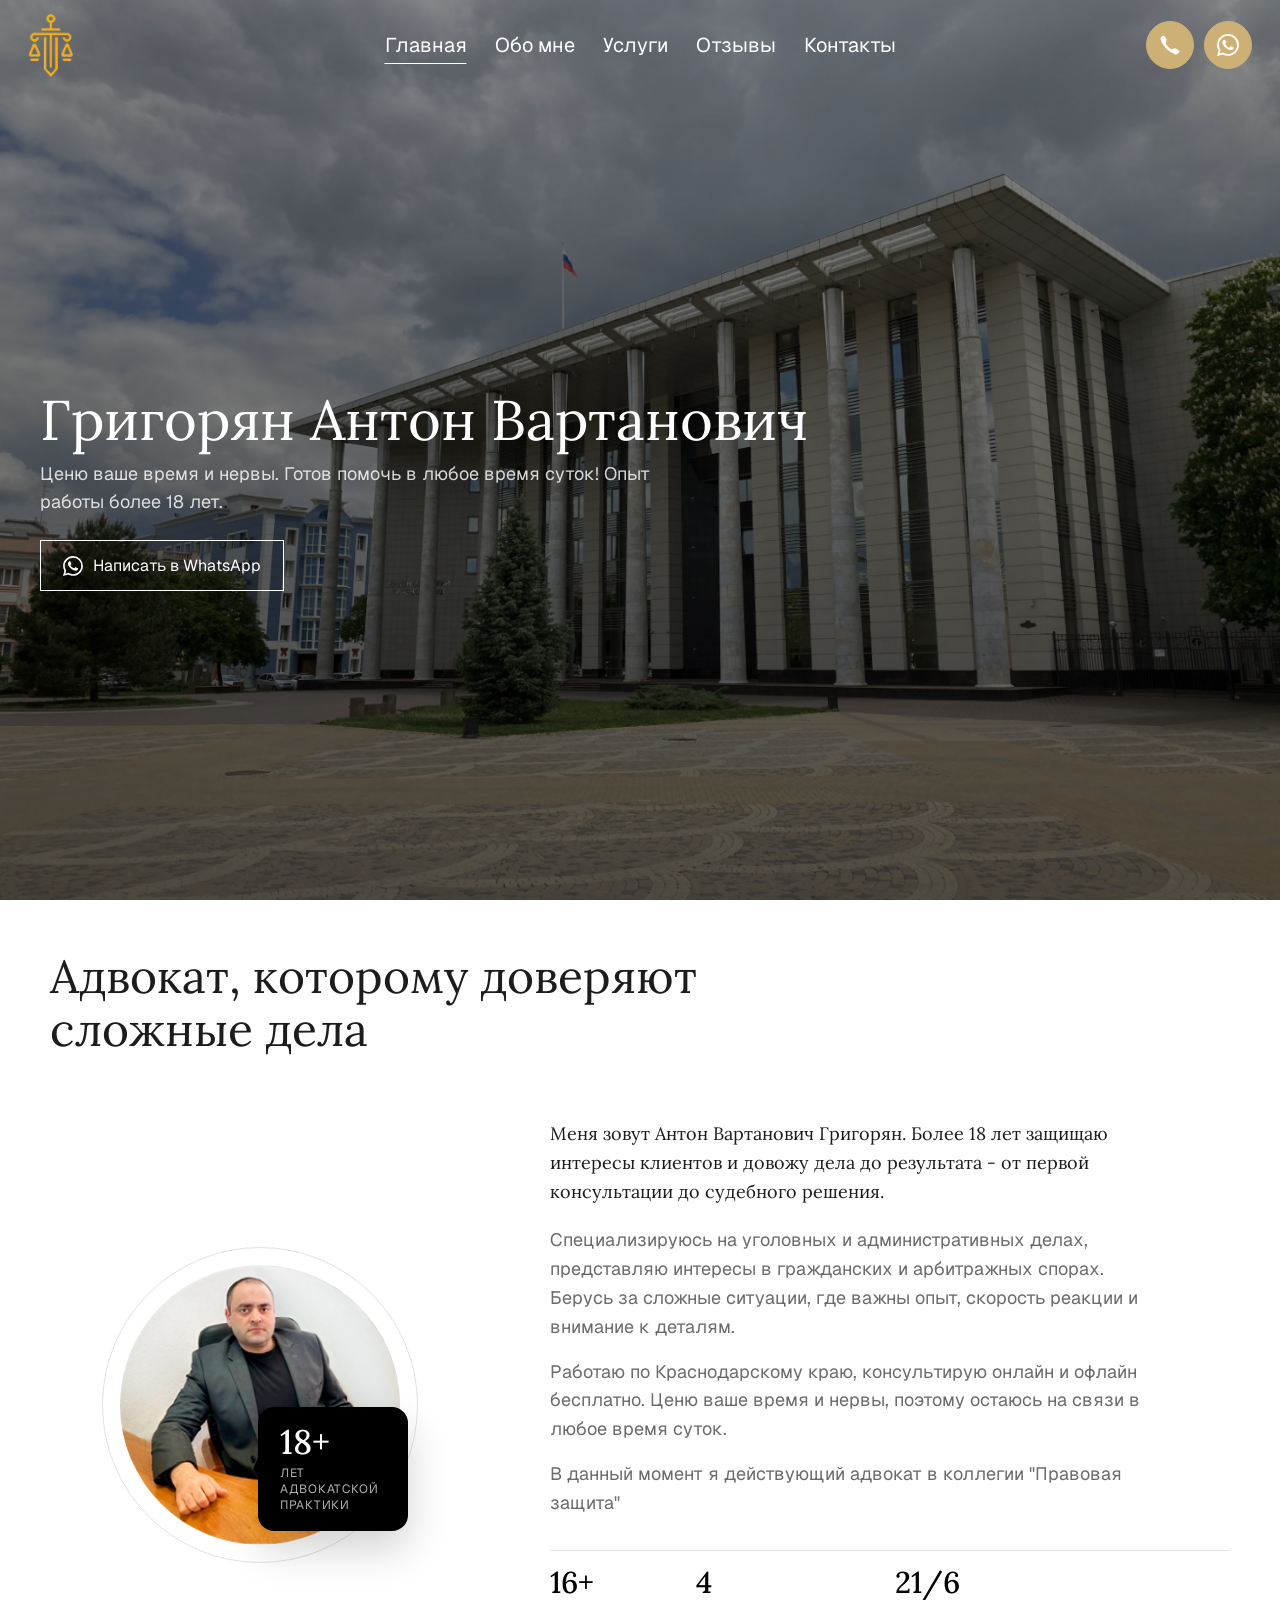
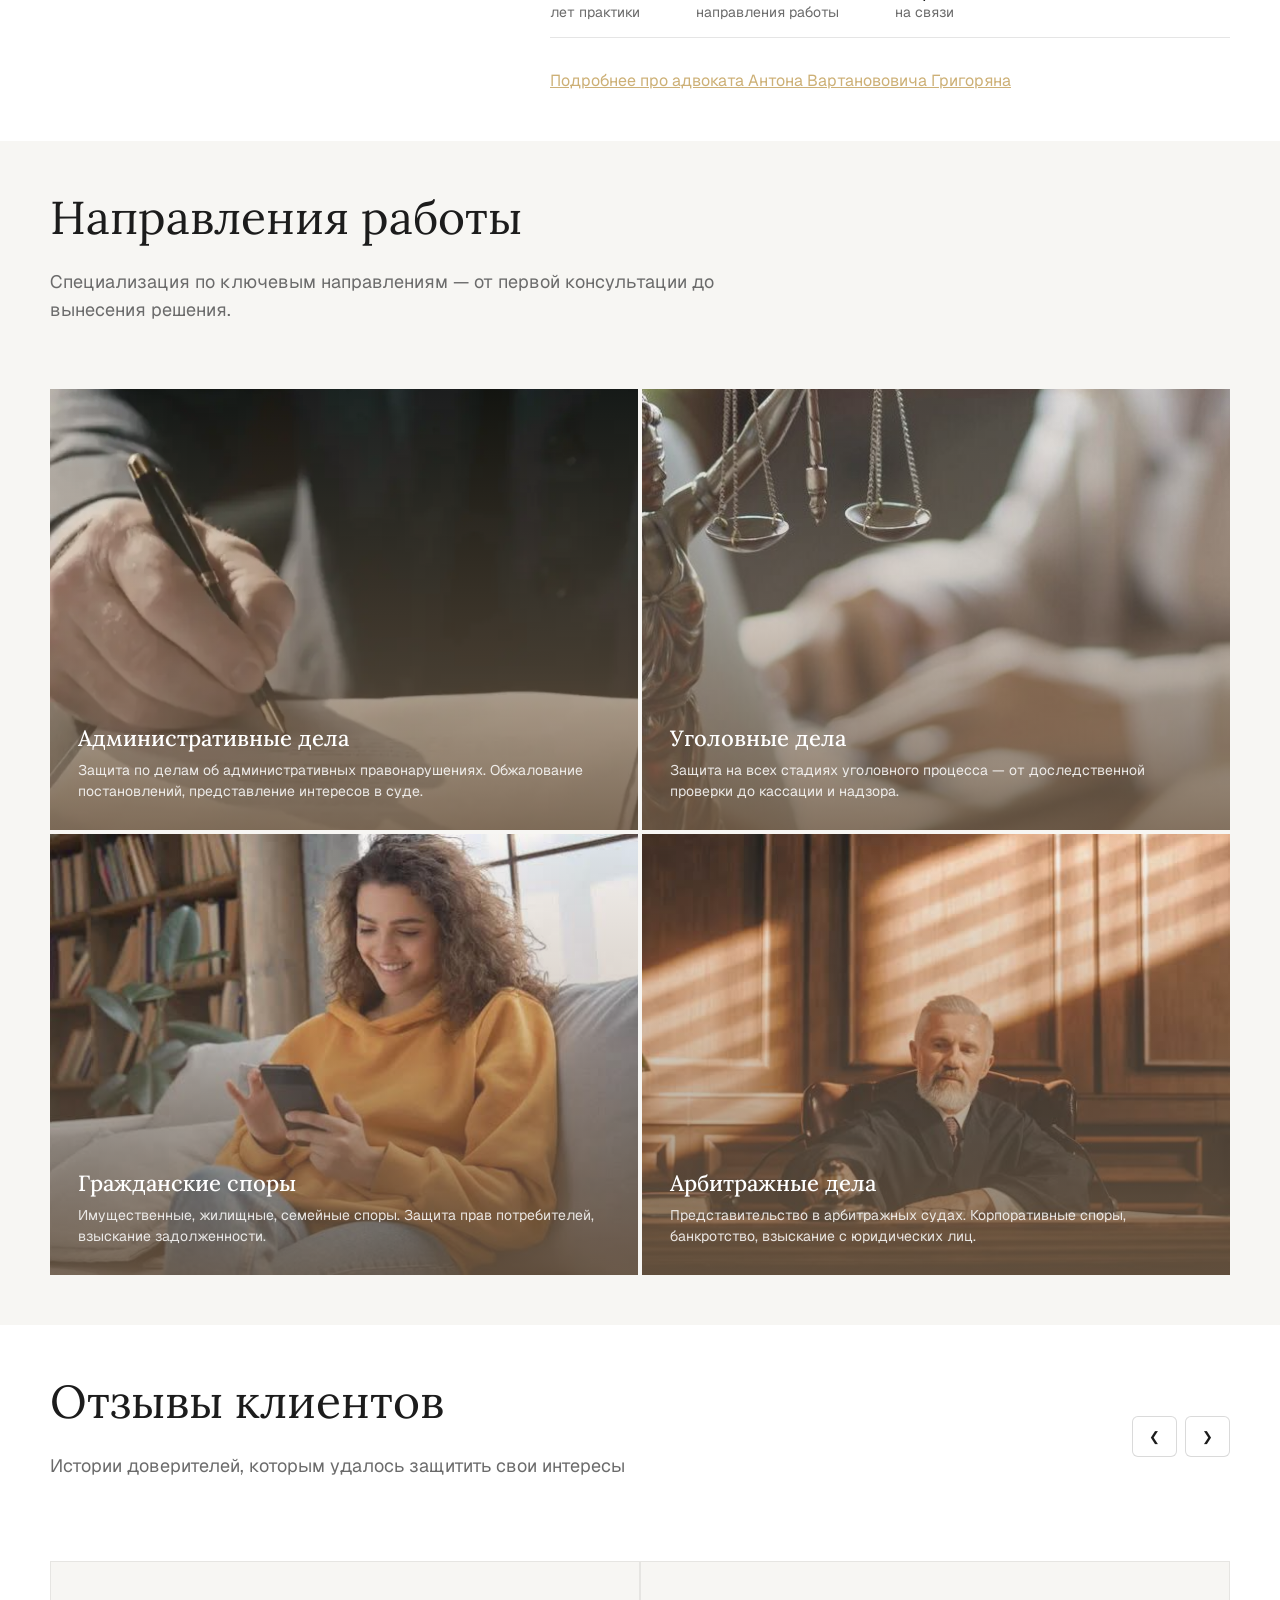
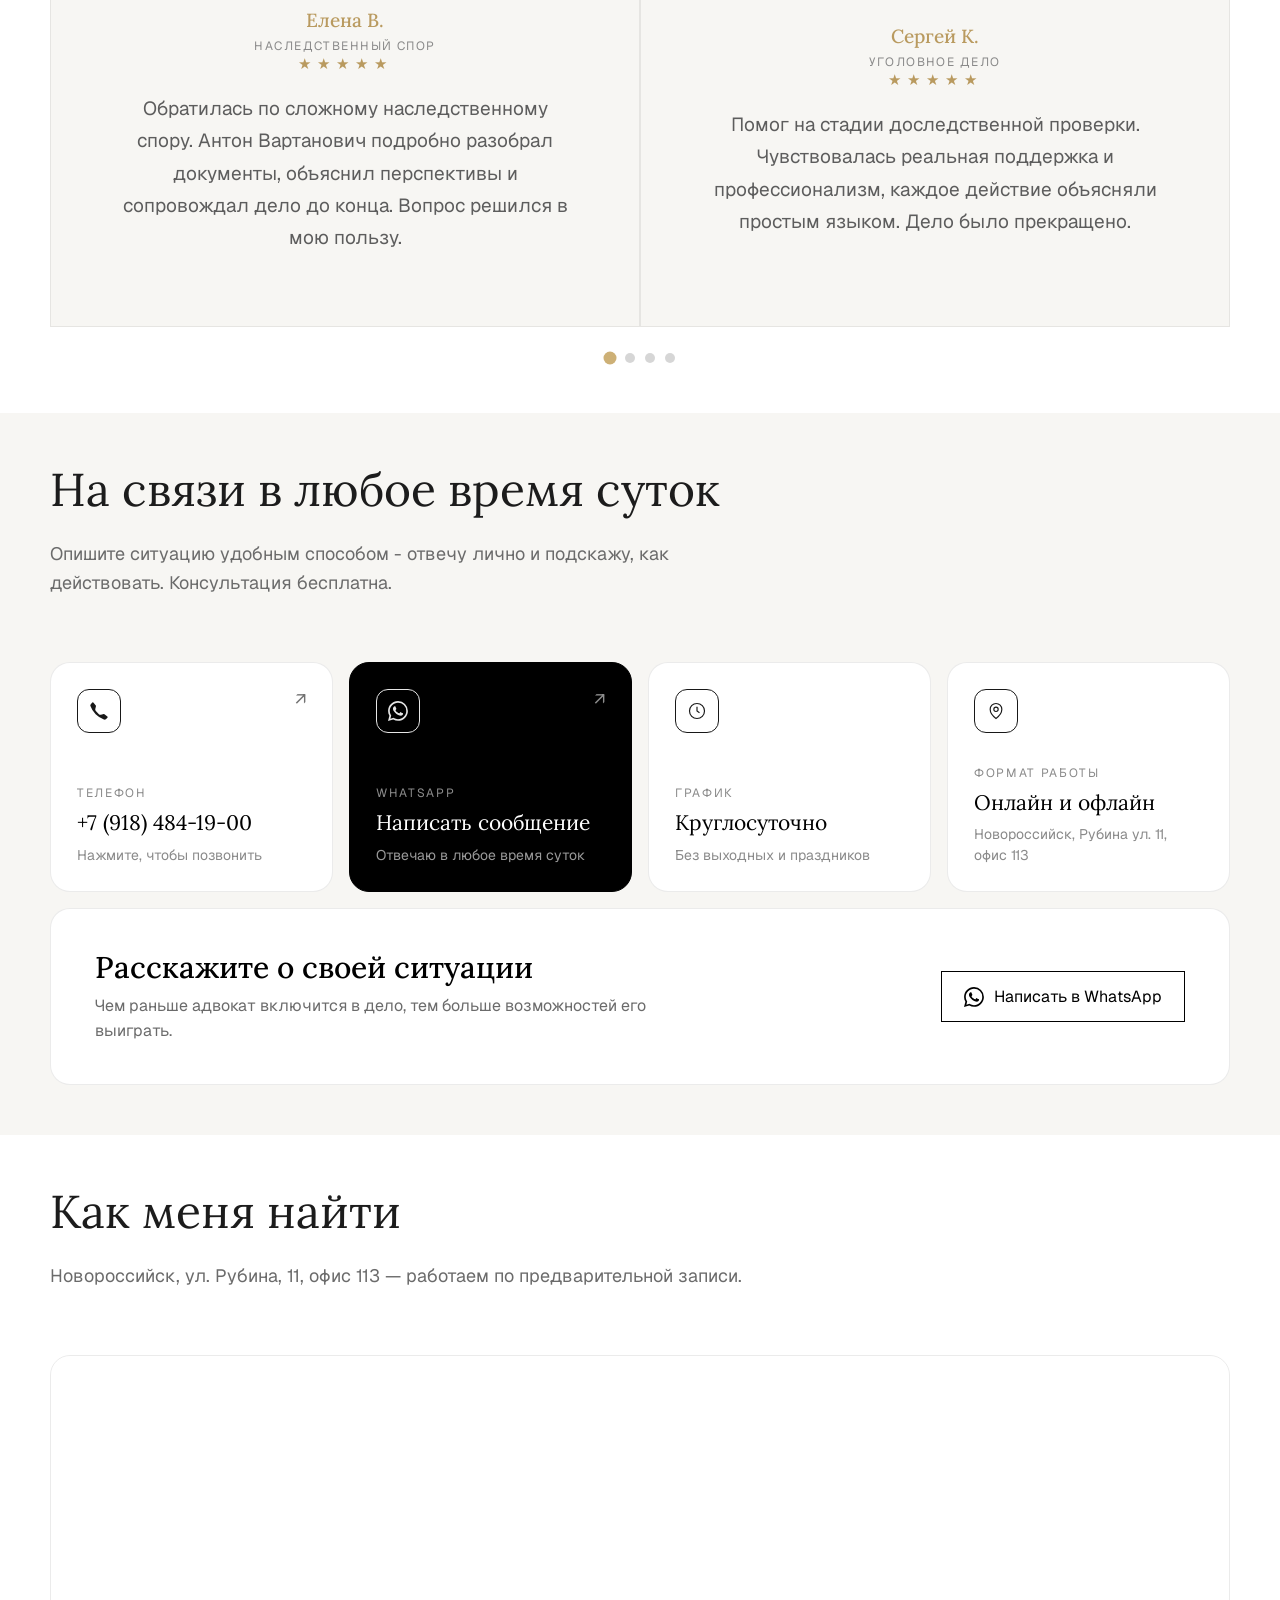
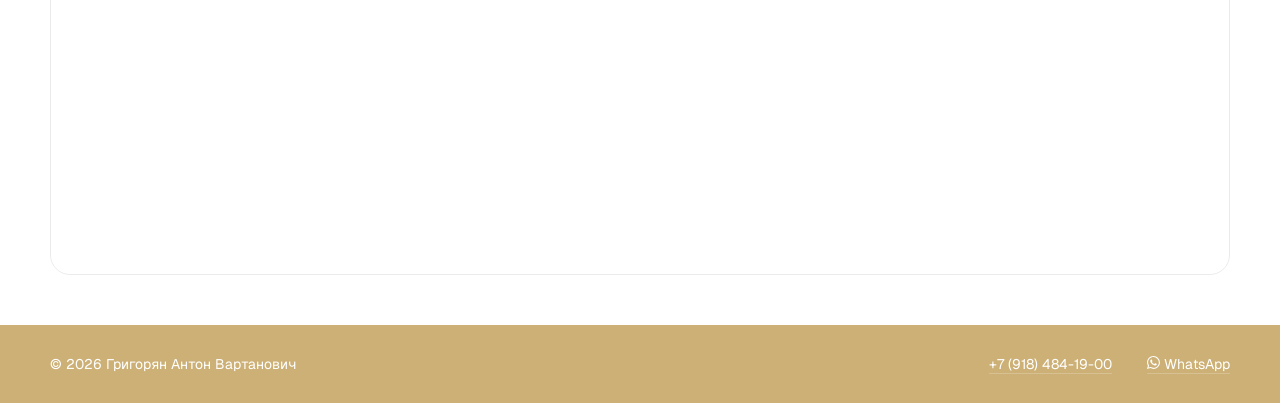
<file: index.html>
<!doctype html>
<html lang="ru">
  <head>
    <meta charset="UTF-8" />
    <meta name="viewport" content="width=device-width, initial-scale=1.0" />
    <title>Григорян Антон Вартанович | Адвокат</title>
    <link rel="stylesheet" href="./style.css" />
    <link rel="icon" type="image/png" href="./img/logo/logo.png" />
    <link rel="preconnect" href="https://fonts.googleapis.com" />
    <link rel="preconnect" href="https://fonts.gstatic.com" crossorigin />
    <link
      href="https://fonts.googleapis.com/css2?family=Geist:wght@100..900&family=Lora:ital,wght@0,400..700;1,400..700&display=swap"
      rel="stylesheet"
    />
  </head>
  <body>
    <header class="header">
      <div class="header__logo">
        <a href="./index.html"
          ><img src="./img/logo/logo.png" alt="" width="45"
        /></a>
      </div>
      <div class="header__contacts">
        <a class="contact-btn" href="tel:+79184841900" aria-label="Позвонить">
          <svg
            xmlns="http://www.w3.org/2000/svg"
            width="22"
            height="22"
            fill="currentColor"
            viewBox="0 0 16 16"
            aria-hidden="true"
          >
            <path
              d="M3.654 1.328a.678.678 0 0 0-1.015-.063L1.605 2.3c-.483.484-.661 1.169-.45 1.77a17.6 17.6 0 0 0 4.168 6.608 17.6 17.6 0 0 0 6.608 4.168c.601.211 1.286.033 1.77-.45l1.034-1.034a.678.678 0 0 0-.063-1.015l-2.307-1.794a.68.68 0 0 0-.58-.122l-2.19.547a1.75 1.75 0 0 1-1.657-.459L5.482 8.062a1.75 1.75 0 0 1-.46-1.657l.548-2.19a.68.68 0 0 0-.122-.58z"
            />
          </svg>
        </a>
        <a
          class="contact-btn"
          href="https://wa.me/79184841900"
          target="_blank"
          rel="noopener"
          aria-label="Написать в WhatsApp"
        >
          <svg
            xmlns="http://www.w3.org/2000/svg"
            width="22"
            height="22"
            fill="currentColor"
            viewBox="0 0 16 16"
            aria-hidden="true"
          >
            <path
              d="M13.601 2.326A7.85 7.85 0 0 0 7.994 0C3.627 0 .068 3.558.064 7.926c0 1.399.366 2.76 1.057 3.965L0 16l4.204-1.102a7.9 7.9 0 0 0 3.79.965h.004c4.368 0 7.926-3.558 7.93-7.93A7.9 7.9 0 0 0 13.6 2.326zM7.994 14.521a6.6 6.6 0 0 1-3.356-.92l-.24-.144-2.494.654.666-2.433-.156-.251a6.56 6.56 0 0 1-1.007-3.505c0-3.626 2.957-6.584 6.591-6.584a6.56 6.56 0 0 1 4.66 1.931 6.56 6.56 0 0 1 1.928 4.66c-.004 3.639-2.961 6.592-6.592 6.592m3.615-4.934c-.197-.099-1.17-.578-1.353-.646-.182-.065-.315-.099-.445.099-.133.197-.513.646-.627.775-.114.133-.232.148-.43.05-.197-.1-.836-.308-1.592-.985-.59-.525-.985-1.175-1.103-1.372-.114-.198-.011-.304.088-.403.087-.088.197-.232.296-.346.1-.114.133-.198.198-.33.065-.134.034-.248-.015-.347-.05-.099-.445-1.076-.612-1.47-.16-.389-.323-.335-.445-.34-.114-.007-.247-.007-.38-.007a.73.73 0 0 0-.529.247c-.182.198-.691.677-.691 1.654s.71 1.916.81 2.049c.098.133 1.394 2.132 3.383 2.992.47.205.84.326 1.129.418.475.152.904.129 1.246.08.38-.058 1.171-.48 1.338-.943.164-.464.164-.86.114-.943-.049-.084-.182-.133-.38-.232"
            />
          </svg>
        </a>
      </div>
      <div class="header__nav-wrap">
        <nav class="header__nav">
          <a href="#home">Главная</a>
          <a href="#about">Обо мне</a>
          <div class="header__nav-item header__nav-item--dropdown">
            <a href="#services">Услуги</a>
            <div class="header__dropdown">
              <a href="#services">Все услуги</a>
              <a href="./administrative.html">Административные дела</a>
              <a href="./criminal.html">Уголовные дела</a>
              <a href="./civil.html">Гражданские споры</a>
              <a href="./arbitration.html">Арбитражные дела</a>
            </div>
          </div>
          <a href="#reviews">Отзывы</a>
          <a href="#contacts">Контакты</a>
        </nav>
      </div>
      <button
        class="header__burger"
        type="button"
        aria-label="Открыть меню"
        aria-expanded="false"
        aria-controls="mobileMenu"
      >
        <span></span>
        <span></span>
        <span></span>
      </button>
    </header>

    <div class="mobile-menu" id="mobileMenu">
      <nav class="mobile-menu__nav">
        <a href="#home">Главная</a>
        <a href="#about">Обо мне</a>
        <div class="mobile-menu__dropdown">
          <button
            class="mobile-menu__dropdown-toggle"
            type="button"
            aria-expanded="false"
            aria-controls="mobileServicesMenu"
          >
            Услуги
            <svg
              class="mobile-menu__chevron"
              viewBox="0 0 24 24"
              width="20"
              height="20"
              fill="none"
              stroke="currentColor"
              stroke-width="1.8"
              stroke-linecap="round"
              stroke-linejoin="round"
              aria-hidden="true"
            >
              <path d="m6 9 6 6 6-6" />
            </svg>
          </button>
          <div class="mobile-menu__submenu" id="mobileServicesMenu" style="border: none;">
            <a href="#services">Все услуги</a>
            <a href="./administrative.html">Административные дела</a>
            <a href="./criminal.html">Уголовные дела</a>
            <a href="./civil.html">Гражданские споры</a>
            <a href="./arbitration.html">Арбитражные дела</a>
          </div>
        </div>
        <a href="#reviews">Отзывы</a>
        <a href="#contacts">Контакты</a>
      </nav>
    </div>

    <div class="home" id="home">
      <h1>Григорян Антон Вартанович</h1>
      <p>
        Ценю ваше время и нервы. Готов помочь в любое время суток! Опыт работы
        более 18 лет.
      </p>
      <a
        class="hero-btn"
        href="https://wa.me/79184841900"
        target="_blank"
        rel="noopener"
        aria-label="Написать в WhatsApp"
      >
        <svg
          xmlns="http://www.w3.org/2000/svg"
          width="20"
          height="20"
          fill="currentColor"
          viewBox="0 0 16 16"
          aria-hidden="true"
        >
          <path
            d="M13.601 2.326A7.85 7.85 0 0 0 7.994 0C3.627 0 .068 3.558.064 7.926c0 1.399.366 2.76 1.057 3.965L0 16l4.204-1.102a7.9 7.9 0 0 0 3.79.965h.004c4.368 0 7.926-3.558 7.93-7.93A7.9 7.9 0 0 0 13.6 2.326zM7.994 14.521a6.6 6.6 0 0 1-3.356-.92l-.24-.144-2.494.654.666-2.433-.156-.251a6.56 6.56 0 0 1-1.007-3.505c0-3.626 2.957-6.584 6.591-6.584a6.56 6.56 0 0 1 4.66 1.931 6.56 6.56 0 0 1 1.928 4.66c-.004 3.639-2.961 6.592-6.592 6.592m3.615-4.934c-.197-.099-1.17-.578-1.353-.646-.182-.065-.315-.099-.445.099-.133.197-.513.646-.627.775-.114.133-.232.148-.43.05-.197-.1-.836-.308-1.592-.985-.59-.525-.985-1.175-1.103-1.372-.114-.198-.011-.304.088-.403.087-.088.197-.232.296-.346.1-.114.133-.198.198-.33.065-.134.034-.248-.015-.347-.05-.099-.445-1.076-.612-1.47-.16-.389-.323-.335-.445-.34-.114-.007-.247-.007-.38-.007a.73.73 0 0 0-.529.247c-.182.198-.691.677-.691 1.654s.71 1.916.81 2.049c.098.133 1.394 2.132 3.383 2.992.47.205.84.326 1.129.418.475.152.904.129 1.246.08.38-.058 1.171-.48 1.338-.943.164-.464.164-.86.114-.943-.049-.084-.182-.133-.38-.232"
          />
        </svg>
        <span>Написать в WhatsApp</span>
      </a>
    </div>
    <section class="section about" id="about">
      <div class="section__inner">
        <div class="section__head">
          <h2>Адвокат, которому доверяют сложные дела</h2>
        </div>

        <div class="about__grid">
          <div class="about__media">
            <div class="about__photo">
              <img src="./img/anton.png" alt="Григорян Антон Вартанович" />
            </div>
            <div class="about__badge">
              <strong>18+</strong>
              <span>лет адвокатской практики</span>
            </div>
          </div>

          <div class="about__body">
            <p class="about__lead">
              Меня зовут Антон Вартанович Григорян. Более 18 лет защищаю
              интересы клиентов и довожу дела до результата - от первой
              консультации до судебного решения.
            </p>
            <p>
              Специализируюсь на уголовных и административных делах, представляю
              интересы в гражданских и арбитражных спорах. Берусь за сложные
              ситуации, где важны опыт, скорость реакции и внимание к деталям.
            </p>
            <p>
              Работаю по Краснодарскому краю, консультирую онлайн и офлайн
              бесплатно. Ценю ваше время и нервы, поэтому остаюсь на связи в
              любое время суток.
            </p>
            <p>
              В данный момент я действующий адвокат в коллегии "Правовая защита"
            </p>

            <div class="about__stats">
              <div class="about__stat">
                <strong>18+</strong>
                <span>лет практики</span>
              </div>
              <div class="about__stat">
                <strong>4</strong>
                <span>направления работы</span>
              </div>
              <div class="about__stat">
                <strong>24/7</strong>
                <span>на связи</span>
              </div>
            </div>
            <a href="./about.html" class="about__a">Подробнее про адвоката Антона Вартанововича Григоряна</a>
          </div>
        </div>
    </section>

    <section class="section services" id="services">
      <div class="section__inner">
        <div class="section__head">
          <h2>Направления работы</h2>
          <p class="section__lead">
            Специализация по ключевым направлениям — от первой консультации до
            вынесения решения.
          </p>
        </div>

        <div class="services__grid">
          <a class="service-card" href="./administrative.html">
            <div class="service-card__image">
              <img src="./img/oU8PAJWUNwTygVtkdQ8rNlaTrICClI8E9EaOX~tplv-vod-cs_651_868.webp" alt="Административные дела" />
            </div>
            <div class="service-card__overlay">
              <span class="service-card__hint">Подробнее <svg
                viewBox="0 0 24 24"
                width="13"
                height="13"
                fill="none"
                stroke="currentColor"
                stroke-width="2"
                stroke-linecap="round"
                stroke-linejoin="round"
              >
                <path d="M5 12h14M12 5l7 7-7 7" />
              </svg></span>
              <h3>Административные дела</h3>
              <p>
                Защита по делам об административных правонарушениях. Обжалование
                постановлений, представление интересов в суде.
              </p>
            </div>
          </a>

          <a class="service-card" href="./criminal.html">
            <div class="service-card__image">
              <img src="./img/qtq80-kjy6tA-portrait-a57e19b1b601dcea8e525ab6c3598611-607718f49df4e.jpeg" alt="Уголовные дела" />
            </div>
            <div class="service-card__overlay">
              <span class="service-card__hint">Подробнее <svg
                viewBox="0 0 24 24"
                width="13"
                height="13"
                fill="none"
                stroke="currentColor"
                stroke-width="2"
                stroke-linecap="round"
                stroke-linejoin="round"
              >
                <path d="M5 12h14M12 5l7 7-7 7" />
              </svg></span>
              <h3>Уголовные дела</h3>
              <p>
                Защита на всех стадиях уголовного процесса — от доследственной
                проверки до кассации и надзора.
              </p>
            </div>
          </a>

          <a class="service-card" href="./civil.html">
            <div class="service-card__image">
              <img src="./img/images.jpg" alt="Гражданские споры" />
            </div>
            <div class="service-card__overlay">
              <span class="service-card__hint">Подробнее <svg
                viewBox="0 0 24 24"
                width="13"
                height="13"
                fill="none"
                stroke="currentColor"
                stroke-width="2"
                stroke-linecap="round"
                stroke-linejoin="round"
              >
                <path d="M5 12h14M12 5l7 7-7 7" />
              </svg></span>
              <h3>Гражданские споры</h3>
              <p>
                Имущественные, жилищные, семейные споры. Защита прав
                потребителей, взыскание задолженности.
              </p>
            </div>
          </a>

          <a class="service-card" href="./arbitration.html">
            <div class="service-card__image">
              <img src="./img/image.jpg" alt="Арбитражные дела" />
            </div>
            <div class="service-card__overlay">
              <span class="service-card__hint">Подробнее <svg
                viewBox="0 0 24 24"
                width="13"
                height="13"
                fill="none"
                stroke="currentColor"
                stroke-width="2"
                stroke-linecap="round"
                stroke-linejoin="round"
              >
                <path d="M5 12h14M12 5l7 7-7 7" />
              </svg></span>
              <h3>Арбитражные дела</h3>
              <p>
                Представительство в арбитражных судах. Корпоративные споры,
                банкротство, взыскание с юридических лиц.
              </p>
            </div>
          </a>
        </div>
      </div>
    </section>

    <section class="section reviews" id="reviews">
      <div class="section__inner" data-reviews-carousel data-autoplay="5000">
        <div class="section__head">
          <h2>Отзывы клиентов</h2>
          <p class="section__lead">
            Истории доверителей, которым удалось защитить свои интересы
          </p>
          <div class="reviews__nav">
            <button
              class="reviews__arrow reviews__arrow--prev"
              type="button"
              aria-label="Предыдущий отзыв"
            >
              &#10094;
            </button>
            <button
              class="reviews__arrow reviews__arrow--next"
              type="button"
              aria-label="Следующий отзыв"
            >
              &#10095;
            </button>
          </div>
        </div>

        <div class="reviews__carousel">
          <div class="reviews__viewport">
            <div class="reviews__track">
              <article class="review">
                <div class="review__author">
                  <strong>Елена В.</strong>
                  <span>Наследственный спор</span>
                </div>
                <div class="review__stars" aria-label="Оценка 5 из 5">
                  ★★★★★
                </div>
                <p class="review__text">
                  Обратилась по сложному наследственному спору. Антон Вартанович
                  подробно разобрал документы, объяснил перспективы и сопровождал
                  дело до конца. Вопрос решился в мою пользу.
                </p>
              </article>

              <article class="review">
                <div class="review__author">
                  <strong>Сергей К.</strong>
                  <span>Уголовное дело</span>
                </div>
                <div class="review__stars" aria-label="Оценка 5 из 5">
                  ★★★★★
                </div>
                <p class="review__text">
                  Помог на стадии доследственной проверки. Чувствовалась реальная
                  поддержка и профессионализм, каждое действие объясняли простым
                  языком. Дело было прекращено.
                </p>
              </article>

              <article class="review">
                <div class="review__author">
                  <strong>Марина Т.</strong>
                  <span>Административное дело</span>
                </div>
                <div class="review__stars" aria-label="Оценка 5 из 5">
                  ★★★★★
                </div>
                <p class="review__text">
                  После ДТП не знала, с чего начать. Мне помогли обжаловать
                  постановление и добиться справедливого решения. Отдельное
                  спасибо за терпение и внимание к деталям.
                </p>
              </article>

              <article class="review">
                 <div class="review__author">
                  <strong>Андрей П.</strong>
                  <span>Трудовой спор</span>
                </div>
                <div class="review__stars" aria-label="Оценка 5 из 5">
                  ★★★★★
                </div>
                <p class="review__text">
                  Защищал мои интересы в трудовом споре с работодателем. Всё
                  прошло спокойно и профессионально, условия договора были
                  понятными. Результатом полностью доволен.
                </p>
              </article>

              <article class="review">
                <div class="review__author">
                  <strong>Ирина и Дмитрий</strong>
                  <span>Недвижимость</span>
                </div>
                <div class="review__stars" aria-label="Оценка 5 из 5">
                  ★★★★★
                </div>
                <p class="review__text">
                  Сопровождал сделку с недвижимостью и помог избежать серьёзных
                  рисков. Отличный специалист, к которому хочется возвращаться
                  снова.
                </p>
              </article>
            </div>
          </div>

          <div class="reviews__dots">
            <button
              class="reviews__dot is-active"
              type="button"
              aria-label="Отзыв 1"
            ></button>
            <button
              class="reviews__dot"
              type="button"
              aria-label="Отзыв 2"
            ></button>
            <button
              class="reviews__dot"
              type="button"
              aria-label="Отзыв 3"
            ></button>
            <button
              class="reviews__dot"
              type="button"
              aria-label="Отзыв 4"
            ></button>
            <button
              class="reviews__dot"
              type="button"
              aria-label="Отзыв 5"
            ></button>
          </div>
        </div>
      </div>
    </section>

    <section class="section contacts" id="contacts">
      <div class="section__inner">
        <div class="section__head">
          <h2>На связи в любое время суток</h2>
          <p class="section__lead">
            Опишите ситуацию удобным способом - отвечу лично и подскажу, как
            действовать. Консультация бесплатна.
          </p>
        </div>

        <div class="contacts__grid">
          <a class="contact-card" href="tel:+79184841900">
            <span class="contact-card__icon">
              <svg
                xmlns="http://www.w3.org/2000/svg"
                width="20"
                height="20"
                fill="currentColor"
                viewBox="0 0 16 16"
                aria-hidden="true"
              >
                <path
                  d="M3.654 1.328a.678.678 0 0 0-1.015-.063L1.605 2.3c-.483.484-.661 1.169-.45 1.77a17.6 17.6 0 0 0 4.168 6.608 17.6 17.6 0 0 0 6.608 4.168c.601.211 1.286.033 1.77-.45l1.034-1.034a.678.678 0 0 0-.063-1.015l-2.307-1.794a.68.68 0 0 0-.58-.122l-2.19.547a1.75 1.75 0 0 1-1.657-.459L5.482 8.062a1.75 1.75 0 0 1-.46-1.657l.548-2.19a.68.68 0 0 0-.122-.58z"
                />
              </svg>
            </span>
            <span class="contact-card__arrow" aria-hidden="true">↗</span>
            <span class="contact-card__label">Телефон</span>
            <span class="contact-card__value">+7 (918) 484-19-00</span>
            <span class="contact-card__hint">Нажмите, чтобы позвонить</span>
          </a>

          <a
            class="contact-card contact-card--dark"
            href="https://wa.me/79184841900"
            target="_blank"
            rel="noopener"
          >
            <span class="contact-card__icon">
              <svg
                xmlns="http://www.w3.org/2000/svg"
                width="20"
                height="20"
                fill="currentColor"
                viewBox="0 0 16 16"
                aria-hidden="true"
              >
                <path
                  d="M13.601 2.326A7.85 7.85 0 0 0 7.994 0C3.627 0 .068 3.558.064 7.926c0 1.399.366 2.76 1.057 3.965L0 16l4.204-1.102a7.9 7.9 0 0 0 3.79.965h.004c4.368 0 7.926-3.558 7.93-7.93A7.9 7.9 0 0 0 13.6 2.326zM7.994 14.521a6.6 6.6 0 0 1-3.356-.92l-.24-.144-2.494.654.666-2.433-.156-.251a6.56 6.56 0 0 1-1.007-3.505c0-3.626 2.957-6.584 6.591-6.584a6.56 6.56 0 0 1 4.66 1.931 6.56 6.56 0 0 1 1.928 4.66c-.004 3.639-2.961 6.592-6.592 6.592m3.615-4.934c-.197-.099-1.17-.578-1.353-.646-.182-.065-.315-.099-.445.099-.133.197-.513.646-.627.775-.114.133-.232.148-.43.05-.197-.1-.836-.308-1.592-.985-.59-.525-.985-1.175-1.103-1.372-.114-.198-.011-.304.088-.403.087-.088.197-.232.296-.346.1-.114.133-.198.198-.33.065-.134.034-.248-.015-.347-.05-.099-.445-1.076-.612-1.47-.16-.389-.323-.335-.445-.34-.114-.007-.247-.007-.38-.007a.73.73 0 0 0-.529.247c-.182.198-.691.677-.691 1.654s.71 1.916.81 2.049c.098.133 1.394 2.132 3.383 2.992.47.205.84.326 1.129.418.475.152.904.129 1.246.08.38-.058 1.171-.48 1.338-.943.164-.464.164-.86.114-.943-.049-.084-.182-.133-.38-.232"
                />
              </svg>
            </span>
            <span class="contact-card__arrow" aria-hidden="true">↗</span>
            <span class="contact-card__label">WhatsApp</span>
            <span class="contact-card__value">Написать сообщение</span>
            <span class="contact-card__hint">Отвечаю в любое время суток</span>
          </a>

          <div class="contact-card">
            <span class="contact-card__icon">
              <svg
                xmlns="http://www.w3.org/2000/svg"
                width="20"
                height="20"
                fill="none"
                stroke="currentColor"
                stroke-width="1.4"
                viewBox="0 0 24 24"
                aria-hidden="true"
              >
                <circle cx="12" cy="12" r="9" />
                <path d="M12 7v5l3 2" />
              </svg>
            </span>
            <span class="contact-card__label">График</span>
            <span class="contact-card__value">Круглосуточно</span>
            <span class="contact-card__hint">Без выходных и праздников</span>
          </div>

          <div class="contact-card">
            <span class="contact-card__icon">
              <svg
                xmlns="http://www.w3.org/2000/svg"
                width="20"
                height="20"
                fill="none"
                stroke="currentColor"
                stroke-width="1.4"
                viewBox="0 0 24 24"
                aria-hidden="true"
              >
                <path d="M12 21s7-5.1 7-11a7 7 0 1 0-14 0c0 5.9 7 11 7 11z" />
                <circle cx="12" cy="10" r="2.6" />
              </svg>
            </span>
            <span class="contact-card__label">Формат работы</span>
            <span class="contact-card__value">Онлайн и офлайн</span>
            <span class="contact-card__hint"
              >Новороссийск, Рубина ул. 11, офис 113</span
            >
          </div>
        </div>

        <div class="contacts__cta">
          <div>
            <h3>Расскажите о своей ситуации</h3>
            <p>
              Чем раньше адвокат включится в дело, тем больше возможностей его
              выиграть.
            </p>
          </div>
          <a
            class="hero-btn"
            href="https://wa.me/79184841900"
            target="_blank"
            rel="noopener"
          >
            <svg
              xmlns="http://www.w3.org/2000/svg"
              width="20"
              height="20"
              fill="currentColor"
              viewBox="0 0 16 16"
              aria-hidden="true"
            >
              <path
                d="M13.601 2.326A7.85 7.85 0 0 0 7.994 0C3.627 0 .068 3.558.064 7.926c0 1.399.366 2.76 1.057 3.965L0 16l4.204-1.102a7.9 7.9 0 0 0 3.79.965h.004c4.368 0 7.926-3.558 7.93-7.93A7.9 7.9 0 0 0 13.6 2.326zM7.994 14.521a6.6 6.6 0 0 1-3.356-.92l-.24-.144-2.494.654.666-2.433-.156-.251a6.56 6.56 0 0 1-1.007-3.505c0-3.626 2.957-6.584 6.591-6.584a6.56 6.56 0 0 1 4.66 1.931 6.56 6.56 0 0 1 1.928 4.66c-.004 3.639-2.961 6.592-6.592 6.592m3.615-4.934c-.197-.099-1.17-.578-1.353-.646-.182-.065-.315-.099-.445.099-.133.197-.513.646-.627.775-.114.133-.232.148-.43.05-.197-.1-.836-.308-1.592-.985-.59-.525-.985-1.175-1.103-1.372-.114-.198-.011-.304.088-.403.087-.088.197-.232.296-.346.1-.114.133-.198.198-.33.065-.134.034-.248-.015-.347-.05-.099-.445-1.076-.612-1.47-.16-.389-.323-.335-.445-.34-.114-.007-.247-.007-.38-.007a.73.73 0 0 0-.529.247c-.182.198-.691.677-.691 1.654s.71 1.916.81 2.049c.098.133 1.394 2.132 3.383 2.992.47.205.84.326 1.129.418.475.152.904.129 1.246.08.38-.058 1.171-.48 1.338-.943.164-.464.164-.86.114-.943-.049-.084-.182-.133-.38-.232"
              />
            </svg>
            <span>Написать в WhatsApp</span>
          </a>
        </div>
      </div>
    </section>

    <section class="section map-section" id="map">
      <div class="section__inner">
        <div class="section__head">
          <h2>Как меня найти</h2>
          <p class="section__lead">
            Новороссийск, ул. Рубина, 11, офис 113 — работаем по предварительной записи.
          </p>
        </div>
        <div class="map">
          <iframe
            class="map__frame"
            src="https://yandex.ru/map-widget/v1/?ll=37.772415%2C44.719044&z=17&pt=37.772415%2C44.719044%2Cpm2rdm"
            width="100%"
            height="100%"
            style="border: 0"
            allowfullscreen
            loading="lazy"
            title="Григорян Антон Вартанович — Новороссийск, ул. Рубина, 11"
          ></iframe>
        </div>
      </div>
    </section>

    <footer class="footer">
      <div class="footer__inner">
        <span>© 2026 Григорян Антон Вартанович</span>
        <div>
          <a href="tel:+79184841900">+7 (918) 484-19-00</a
          ><a href="https://wa.me/79184841900" style="margin-left: 35px"
            ><svg
              xmlns="http://www.w3.org/2000/svg"
              width="13"
              height="13"
              fill="currentColor"
              viewBox="0 0 16 16"
              aria-hidden="true"
            >
              <path
                d="M13.601 2.326A7.85 7.85 0 0 0 7.994 0C3.627 0 .068 3.558.064 7.926c0 1.399.366 2.76 1.057 3.965L0 16l4.204-1.102a7.9 7.9 0 0 0 3.79.965h.004c4.368 0 7.926-3.558 7.93-7.93A7.9 7.9 0 0 0 13.6 2.326zM7.994 14.521a6.6 6.6 0 0 1-3.356-.92l-.24-.144-2.494.654.666-2.433-.156-.251a6.56 6.56 0 0 1-1.007-3.505c0-3.626 2.957-6.584 6.591-6.584a6.56 6.56 0 0 1 4.66 1.931 6.56 6.56 0 0 1 1.928 4.66c-.004 3.639-2.961 6.592-6.592 6.592m3.615-4.934c-.197-.099-1.17-.578-1.353-.646-.182-.065-.315-.099-.445.099-.133.197-.513.646-.627.775-.114.133-.232.148-.43.05-.197-.1-.836-.308-1.592-.985-.59-.525-.985-1.175-1.103-1.372-.114-.198-.011-.304.088-.403.087-.088.197-.232.296-.346.1-.114.133-.198.198-.33.065-.134.034-.248-.015-.347-.05-.099-.445-1.076-.612-1.47-.16-.389-.323-.335-.445-.34-.114-.007-.247-.007-.38-.007a.73.73 0 0 0-.529.247c-.182.198-.691.677-.691 1.654s.71 1.916.81 2.049c.098.133 1.394 2.132 3.383 2.992.47.205.84.326 1.129.418.475.152.904.129 1.246.08.38-.058 1.171-.48 1.338-.943.164-.464.164-.86.114-.943-.049-.084-.182-.133-.38-.232"
              />
            </svg>
            WhatsApp</a
          >
        </div>
      </div>
    </footer>
    <a class="to-top" href="#home" aria-label="Наверх" title="Наверх">
      <svg
        viewBox="0 0 24 24"
        width="22"
        height="22"
        fill="none"
        stroke="currentColor"
        stroke-width="1.8"
        stroke-linecap="round"
        stroke-linejoin="round"
        aria-hidden="true"
      >
        <path d="M12 19V5M5 12l7-7 7 7" />
      </svg>
    </a>
    <script src="./script.js"></script>
  </body>
</html>
</file>
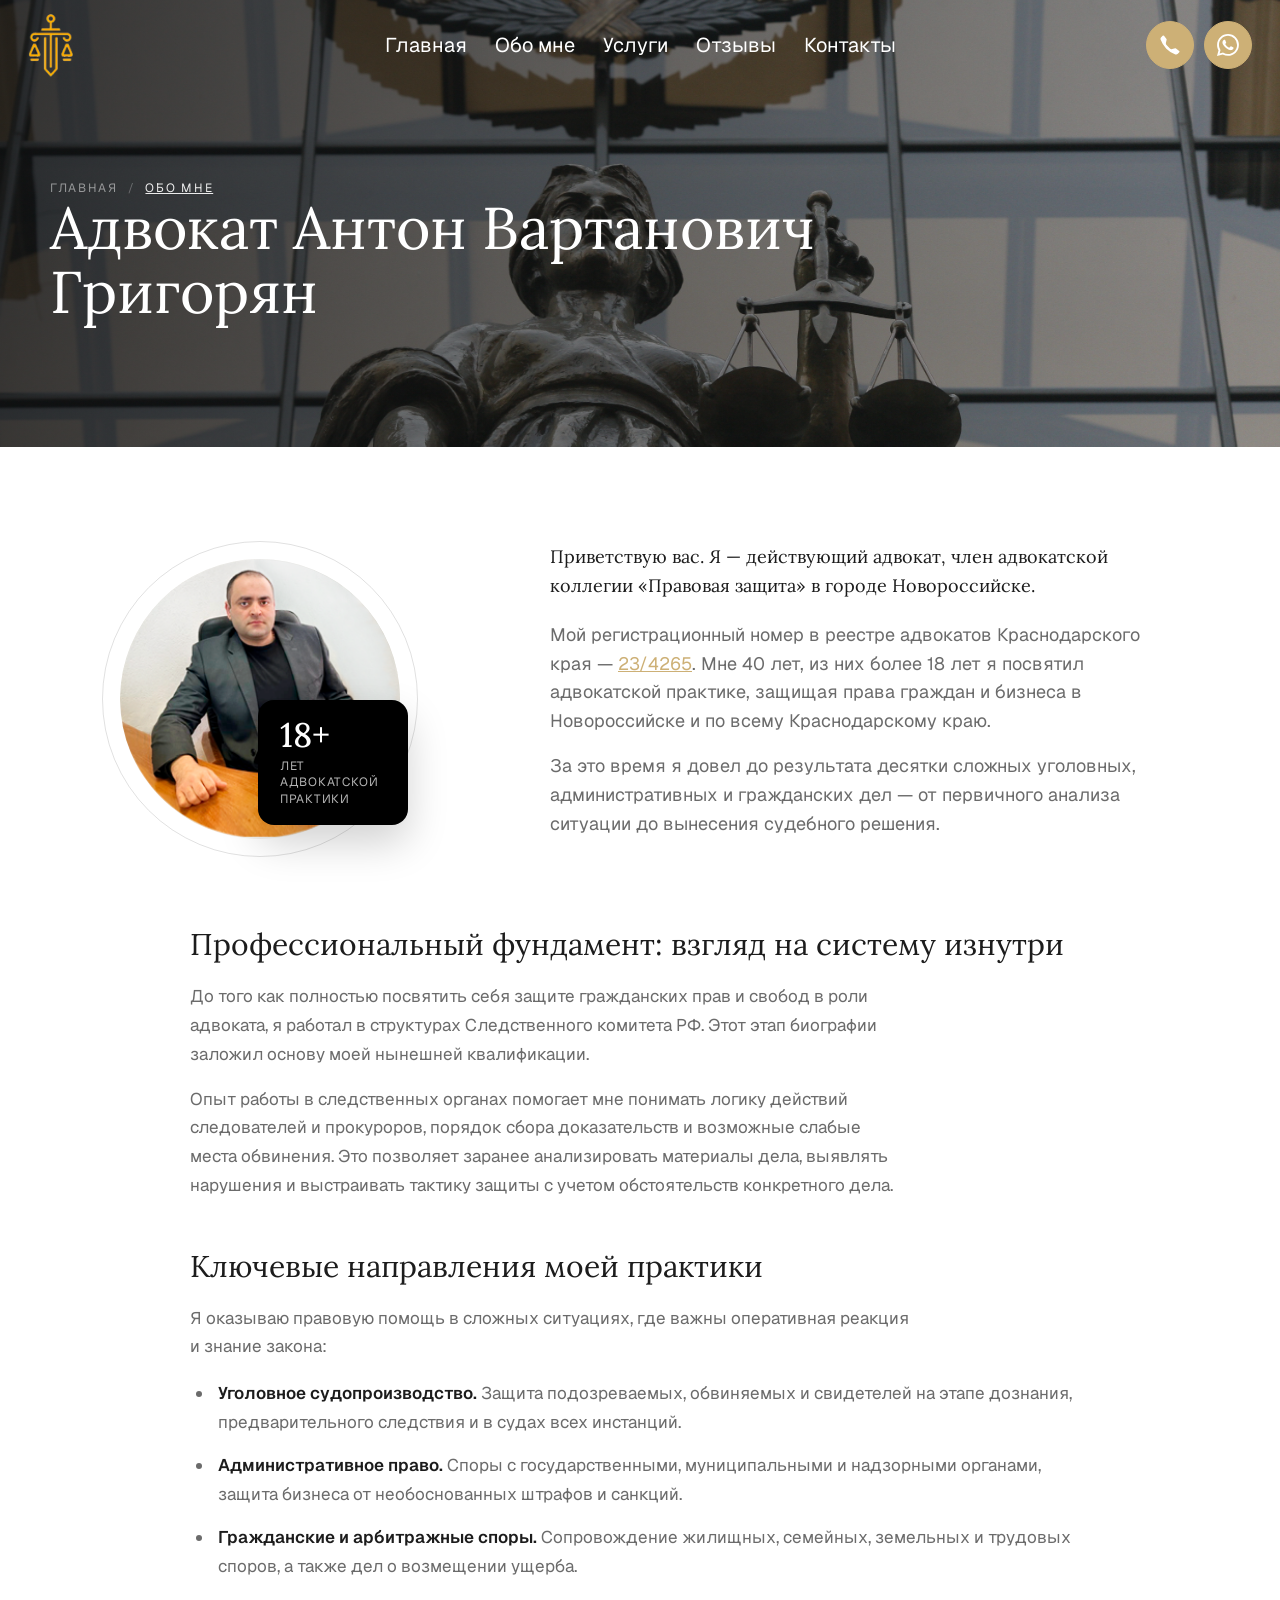
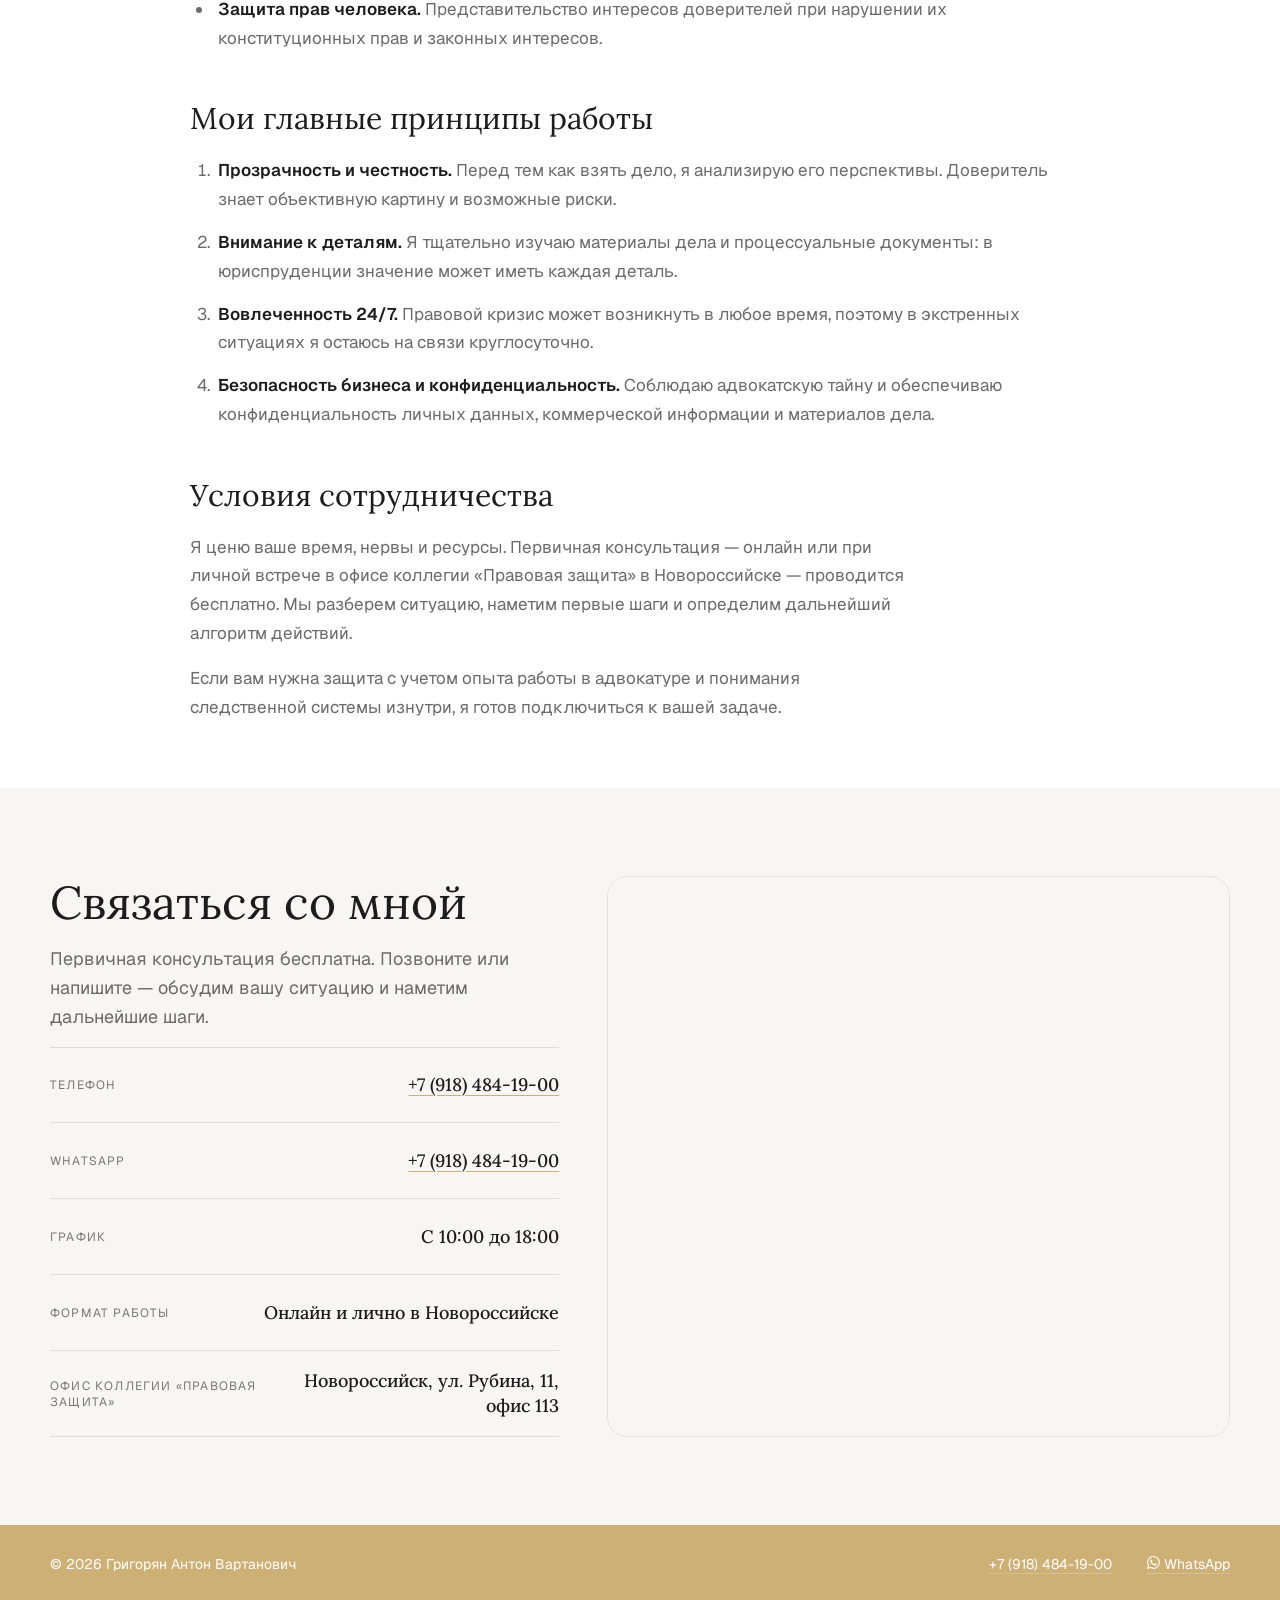
<file: about.html>
<!doctype html>
<html lang="ru">
  <head>
    <meta charset="UTF-8" />
    <meta name="viewport" content="width=device-width, initial-scale=1.0" />
    <title>Обо мне</title>
    <link rel="icon" type="image/png" href="./img/logo/logo.png" />
    <link rel="stylesheet" href="./style.css" />
    <link rel="preconnect" href="https://fonts.googleapis.com" />
    <link rel="preconnect" href="https://fonts.gstatic.com" crossorigin />
    <link
      href="https://fonts.googleapis.com/css2?family=Geist:wght@100..900&family=Lora:ital,wght@0,400..700;1,400..700&display=swap"
      rel="stylesheet"
    />
  </head>
  <body>
    <header class="header">
      <div class="header__logo">
        <a href="./index.html"
          ><img src="./img/logo/logo.png" alt="" width="45"
        /></a>
      </div>
      <div class="header__contacts">
        <a class="contact-btn" href="tel:+79184841900" aria-label="Позвонить">
          <svg
            xmlns="http://www.w3.org/2000/svg"
            width="22"
            height="22"
            fill="currentColor"
            viewBox="0 0 16 16"
            aria-hidden="true"
          >
            <path
              d="M3.654 1.328a.678.678 0 0 0-1.015-.063L1.605 2.3c-.483.484-.661 1.169-.45 1.77a17.6 17.6 0 0 0 4.168 6.608 17.6 17.6 0 0 0 6.608 4.168c.601.211 1.286.033 1.77-.45l1.034-1.034a.678.678 0 0 0-.063-1.015l-2.307-1.794a.68.68 0 0 0-.58-.122l-2.19.547a1.75 1.75 0 0 1-1.657-.459L5.482 8.062a1.75 1.75 0 0 1-.46-1.657l.548-2.19a.68.68 0 0 0-.122-.58z"
            />
          </svg>
        </a>
        <a
          class="contact-btn"
          href="https://wa.me/79184841900"
          target="_blank"
          rel="noopener"
          aria-label="Написать в WhatsApp"
        >
          <svg
            xmlns="http://www.w3.org/2000/svg"
            width="22"
            height="22"
            fill="currentColor"
            viewBox="0 0 16 16"
            aria-hidden="true"
          >
            <path
              d="M13.601 2.326A7.85 7.85 0 0 0 7.994 0C3.627 0 .068 3.558.064 7.926c0 1.399.366 2.76 1.057 3.965L0 16l4.204-1.102a7.9 7.9 0 0 0 3.79.965h.004c4.368 0 7.926-3.558 7.93-7.93A7.9 7.9 0 0 0 13.6 2.326zM7.994 14.521a6.6 6.6 0 0 1-3.356-.92l-.24-.144-2.494.654.666-2.433-.156-.251a6.56 6.56 0 0 1-1.007-3.505c0-3.626 2.957-6.584 6.591-6.584a6.56 6.56 0 0 1 4.66 1.931 6.56 6.56 0 0 1 1.928 4.66c-.004 3.639-2.961 6.592-6.592 6.592m3.615-4.934c-.197-.099-1.17-.578-1.353-.646-.182-.065-.315-.099-.445.099-.133.197-.513.646-.627.775-.114.133-.232.148-.43.05-.197-.1-.836-.308-1.592-.985-.59-.525-.985-1.175-1.103-1.372-.114-.198-.011-.304.088-.403.087-.088.197-.232.296-.346.1-.114.133-.198.198-.33.065-.134.034-.248-.015-.347-.05-.099-.445-1.076-.612-1.47-.16-.389-.323-.335-.445-.34-.114-.007-.247-.007-.38-.007a.73.73 0 0 0-.529.247c-.182.198-.691.677-.691 1.654s.71 1.916.81 2.049c.098.133 1.394 2.132 3.383 2.992.47.205.84.326 1.129.418.475.152.904.129 1.246.08.38-.058 1.171-.48 1.338-.943.164-.464.164-.86.114-.943-.049-.084-.182-.133-.38-.232"
            />
          </svg>
        </a>
      </div>
      <div class="header__nav-wrap">
        <nav class="header__nav">
          <a href="./index.html">Главная</a>
          <a href="./about.html">Обо мне</a>
          <div class="header__nav-item header__nav-item--dropdown">
            <a>Услуги</a>
            <div class="header__dropdown">
              <a href="./index.html#services">Все услуги</a>
              <a href="./administrative.html">Административные дела</a>
              <a href="./criminal.html">Уголовные дела</a>
              <a href="./civil.html">Гражданские споры</a>
              <a href="./arbitration.html">Арбитражные дела</a>
            </div>
          </div>
          <a href="./index.html#reviews">Отзывы</a>
          <a href="./index.html#contacts">Контакты</a>
        </nav>
      </div>
      <button
        class="header__burger"
        type="button"
        aria-label="Открыть меню"
        aria-expanded="false"
        aria-controls="mobileMenu"
      >
        <span></span>
        <span></span>
        <span></span>
      </button>
    </header>

    <div class="mobile-menu" id="mobileMenu">
      <nav class="mobile-menu__nav">
        <a href="./index.html">Главная</a>
        <a href="./about.html">Обо мне</a>
        <div class="mobile-menu__dropdown">
          <button
            class="mobile-menu__dropdown-toggle"
            type="button"
            aria-expanded="false"
            aria-controls="mobileServicesMenu"
          >
            Услуги
            <svg
              class="mobile-menu__chevron"
              viewBox="0 0 24 24"
              width="20"
              height="20"
              fill="none"
              stroke="currentColor"
              stroke-width="1.8"
              stroke-linecap="round"
              stroke-linejoin="round"
              aria-hidden="true"
            >
              <path d="m6 9 6 6 6-6" />
            </svg>
          </button>
          <div
            class="mobile-menu__submenu"
            id="mobileServicesMenu"
            style="border: none"
          >
            <a href="./index.html#services">Все услуги</a>
            <a href="./administrative.html">Административные дела</a>
            <a href="./criminal.html">Уголовные дела</a>
            <a href="./civil.html">Гражданские споры</a>
            <a href="./arbitration.html">Арбитражные дела</a>
          </div>
        </div>
        <a href="./index.html#reviews">Отзывы</a>
        <a href="./index.html#contacts">Контакты</a>
      </nav>
    </div>

    <main>
      <section class="service-hero about-hero">
        <div class="service-hero__media" aria-hidden="true"></div>
        <div class="service-hero__inner">
          <nav class="breadcrumbs">
            <a href="./index.html">Главная</a>
            <span class="breadcrumbs__sep">/</span>
            <span aria-current="page" style="text-decoration: underline;">Обо мне</span>
          </nav>
          <h1>Адвокат Антон Вартанович Григорян</h1>
        </div>
      </section>

      <section class="section about about-page">
        <div class="section__inner">
          <div class="about__grid">
          <div class="about__media">
            <div class="about__photo">
              <img src="./img/anton.png" alt="Григорян Антон Вартанович" />
            </div>
            <div class="about__badge">
              <strong>18+</strong>
              <span>лет адвокатской практики</span>
            </div>
          </div>

          <div class="about__body">
            <p class="about__lead">
              Приветствую вас. Я — действующий адвокат, член адвокатской
              коллегии «Правовая защита» в городе Новороссийске.
            </p>
            <p>
              Мой регистрационный номер в реестре адвокатов Краснодарского
              края —
              <a 
                style="color: #cdb076;" 
                href="https://mka-to.ru/Krasnodarskiy-kray/adv/grigoryan-anton-vartanovich"
                target="_blank"
                rel="noopener noreferrer"
                >23/4265</a
              >. Мне 40 лет, из них более 18 лет я посвятил адвокатской
              практике, защищая права граждан и бизнеса в Новороссийске и по
              всему Краснодарскому краю.
            </p>
            <p>
              За это время я довел до результата десятки сложных уголовных,
              административных и гражданских дел — от первичного анализа
              ситуации до вынесения судебного решения.
            </p>
          </div>
        </div>

        <div class="about-page__details">
          <section class="about-page__block">
            <h3>Профессиональный фундамент: взгляд на систему изнутри</h3>
            <p>
              До того как полностью посвятить себя защите гражданских прав и
              свобод в роли адвоката, я работал в структурах Следственного
              комитета РФ. Этот этап биографии заложил основу моей нынешней
              квалификации.
            </p>
            <p>
              Опыт работы в следственных органах помогает мне понимать логику
              действий следователей и прокуроров, порядок сбора доказательств и
              возможные слабые места обвинения. Это позволяет заранее
              анализировать материалы дела, выявлять нарушения и выстраивать
              тактику защиты с учетом обстоятельств конкретного дела.
            </p>
          </section>

          <section class="about-page__block">
            <h3>Ключевые направления моей практики</h3>
            <p>
              Я оказываю правовую помощь в сложных ситуациях, где важны
              оперативная реакция и знание закона:
            </p>
            <ul>
              <li>
                <strong>Уголовное судопроизводство.</strong> Защита
                подозреваемых, обвиняемых и свидетелей на этапе дознания,
                предварительного следствия и в судах всех инстанций.
              </li>
              <li>
                <strong>Административное право.</strong> Споры с
                государственными, муниципальными и надзорными органами, защита
                бизнеса от необоснованных штрафов и санкций.
              </li>
              <li>
                <strong>Гражданские и арбитражные споры.</strong> Сопровождение
                жилищных, семейных, земельных и трудовых споров, а также дел о
                возмещении ущерба.
              </li>
              <li>
                <strong>Защита прав человека.</strong> Представительство
                интересов доверителей при нарушении их конституционных прав и
                законных интересов.
              </li>
            </ul>
          </section>

          <section class="about-page__block">
            <h3>Мои главные принципы работы</h3>
            <ol>
              <li>
                <strong>Прозрачность и честность.</strong> Перед тем как взять
                дело, я анализирую его перспективы. Доверитель знает объективную
                картину и возможные риски.
              </li>
              <li>
                <strong>Внимание к деталям.</strong> Я тщательно изучаю
                материалы дела и процессуальные документы: в юриспруденции
                значение может иметь каждая деталь.
              </li>
              <li>
                <strong>Вовлеченность 24/7.</strong> Правовой кризис может
                возникнуть в любое время, поэтому в экстренных ситуациях я
                остаюсь на связи круглосуточно.
              </li>
              <li>
                <strong>Безопасность бизнеса и конфиденциальность.</strong>
                Соблюдаю адвокатскую тайну и обеспечиваю конфиденциальность
                личных данных, коммерческой информации и материалов дела.
              </li>
            </ol>
          </section>

          <section class="about-page__block">
            <h3>Условия сотрудничества</h3>
            <p>
              Я ценю ваше время, нервы и ресурсы. Первичная консультация —
              онлайн или при личной встрече в офисе коллегии «Правовая защита»
              в Новороссийске — проводится бесплатно. Мы разберем ситуацию,
              наметим первые шаги и определим дальнейший алгоритм действий.
            </p>
            <p>
              Если вам нужна защита с учетом опыта работы в адвокатуре и
              понимания следственной системы изнутри, я готов подключиться к
              вашей задаче.
            </p>
          </section>
        </div>
      </div>
      </section>

      <section class="section about-page-contacts service-included" id="contacts">
        <div class="section__inner">
          <div class="about-contact">
          <div class="about-contact__info">
            <h2>Связаться со мной</h2>
            <p class="about-contact__intro">
              Первичная консультация бесплатна. Позвоните или напишите —
              обсудим вашу ситуацию и наметим дальнейшие шаги.
            </p>
            <div class="about-contact__items">
              <div class="about-contact__item">
                <span>Телефон</span>
                <a href="tel:+79184841900">+7 (918) 484-19-00</a>
              </div>
              <div class="about-contact__item">
                <span>WhatsApp</span>
                <a href="https://wa.me/79184841900" target="_blank" rel="noopener noreferrer">+7 (918) 484-19-00</a>
              </div>                
              <div class="about-contact__item">
                <span>График</span>
                <strong>С 10:00 до 18:00</strong>
              </div>
              <div class="about-contact__item">
                <span>Формат работы</span>
                <strong>Онлайн и лично в Новороссийске</strong>
              </div>
               <div class="about-contact__item">
                <span>Офис коллегии «Правовая защита»</span>
                <strong>Новороссийск, ул. Рубина, 11, офис 113</strong>
              </div>
            </div>
          </div>

          <div class="about-contact__map">
            <div class="map">
              <iframe
                class="map__frame"
                src="https://yandex.ru/map-widget/v1/?ll=37.772415%2C44.719044&z=17&pt=37.772415%2C44.719044%2Cpm2rdm"
                width="100%"
                height="100%"
                style="border: 0"
                allowfullscreen
                loading="lazy"
                title="Офис Антона Григоряна — Новороссийск, ул. Рубина, 11, офис 113"
              ></iframe>
            </div>
          </div>
          </div>
        </div>
      </section>
    </main>

       <footer class="footer">
      <div class="footer__inner">
        <span>© 2026 Григорян Антон Вартанович</span>
        <div>
          <a href="tel:+79184841900">+7 (918) 484-19-00</a
          ><a href="https://wa.me/79184841900" style="margin-left: 35px"
            ><svg
              xmlns="http://www.w3.org/2000/svg"
              width="13"
              height="13"
              fill="currentColor"
              viewBox="0 0 16 16"
              aria-hidden="true"
            >
              <path
                d="M13.601 2.326A7.85 7.85 0 0 0 7.994 0C3.627 0 .068 3.558.064 7.926c0 1.399.366 2.76 1.057 3.965L0 16l4.204-1.102a7.9 7.9 0 0 0 3.79.965h.004c4.368 0 7.926-3.558 7.93-7.93A7.9 7.9 0 0 0 13.6 2.326zM7.994 14.521a6.6 6.6 0 0 1-3.356-.92l-.24-.144-2.494.654.666-2.433-.156-.251a6.56 6.56 0 0 1-1.007-3.505c0-3.626 2.957-6.584 6.591-6.584a6.56 6.56 0 0 1 4.66 1.931 6.56 6.56 0 0 1 1.928 4.66c-.004 3.639-2.961 6.592-6.592 6.592m3.615-4.934c-.197-.099-1.17-.578-1.353-.646-.182-.065-.315-.099-.445.099-.133.197-.513.646-.627.775-.114.133-.232.148-.43.05-.197-.1-.836-.308-1.592-.985-.59-.525-.985-1.175-1.103-1.372-.114-.198-.011-.304.088-.403.087-.088.197-.232.296-.346.1-.114.133-.198.198-.33.065-.134.034-.248-.015-.347-.05-.099-.445-1.076-.612-1.47-.16-.389-.323-.335-.445-.34-.114-.007-.247-.007-.38-.007a.73.73 0 0 0-.529.247c-.182.198-.691.677-.691 1.654s.71 1.916.81 2.049c.098.133 1.394 2.132 3.383 2.992.47.205.84.326 1.129.418.475.152.904.129 1.246.08.38-.058 1.171-.48 1.338-.943.164-.464.164-.86.114-.943-.049-.084-.182-.133-.38-.232"
              />
            </svg>
            WhatsApp</a>
        </div>
      </div>
    </footer>

    <a class="to-top" href="#" aria-label="Наверх" title="Наверх">
      <svg
        viewBox="0 0 24 24"
        width="22"
        height="22"
        fill="none"
        stroke="currentColor"
        stroke-width="1.8"
        stroke-linecap="round"
        stroke-linejoin="round"
        aria-hidden="true"
      >
        <path d="M12 19V5M5 12l7-7 7 7" />
      </svg>
    </a>

    <script src="./script.js"></script>

  </body>
</html>
</file>
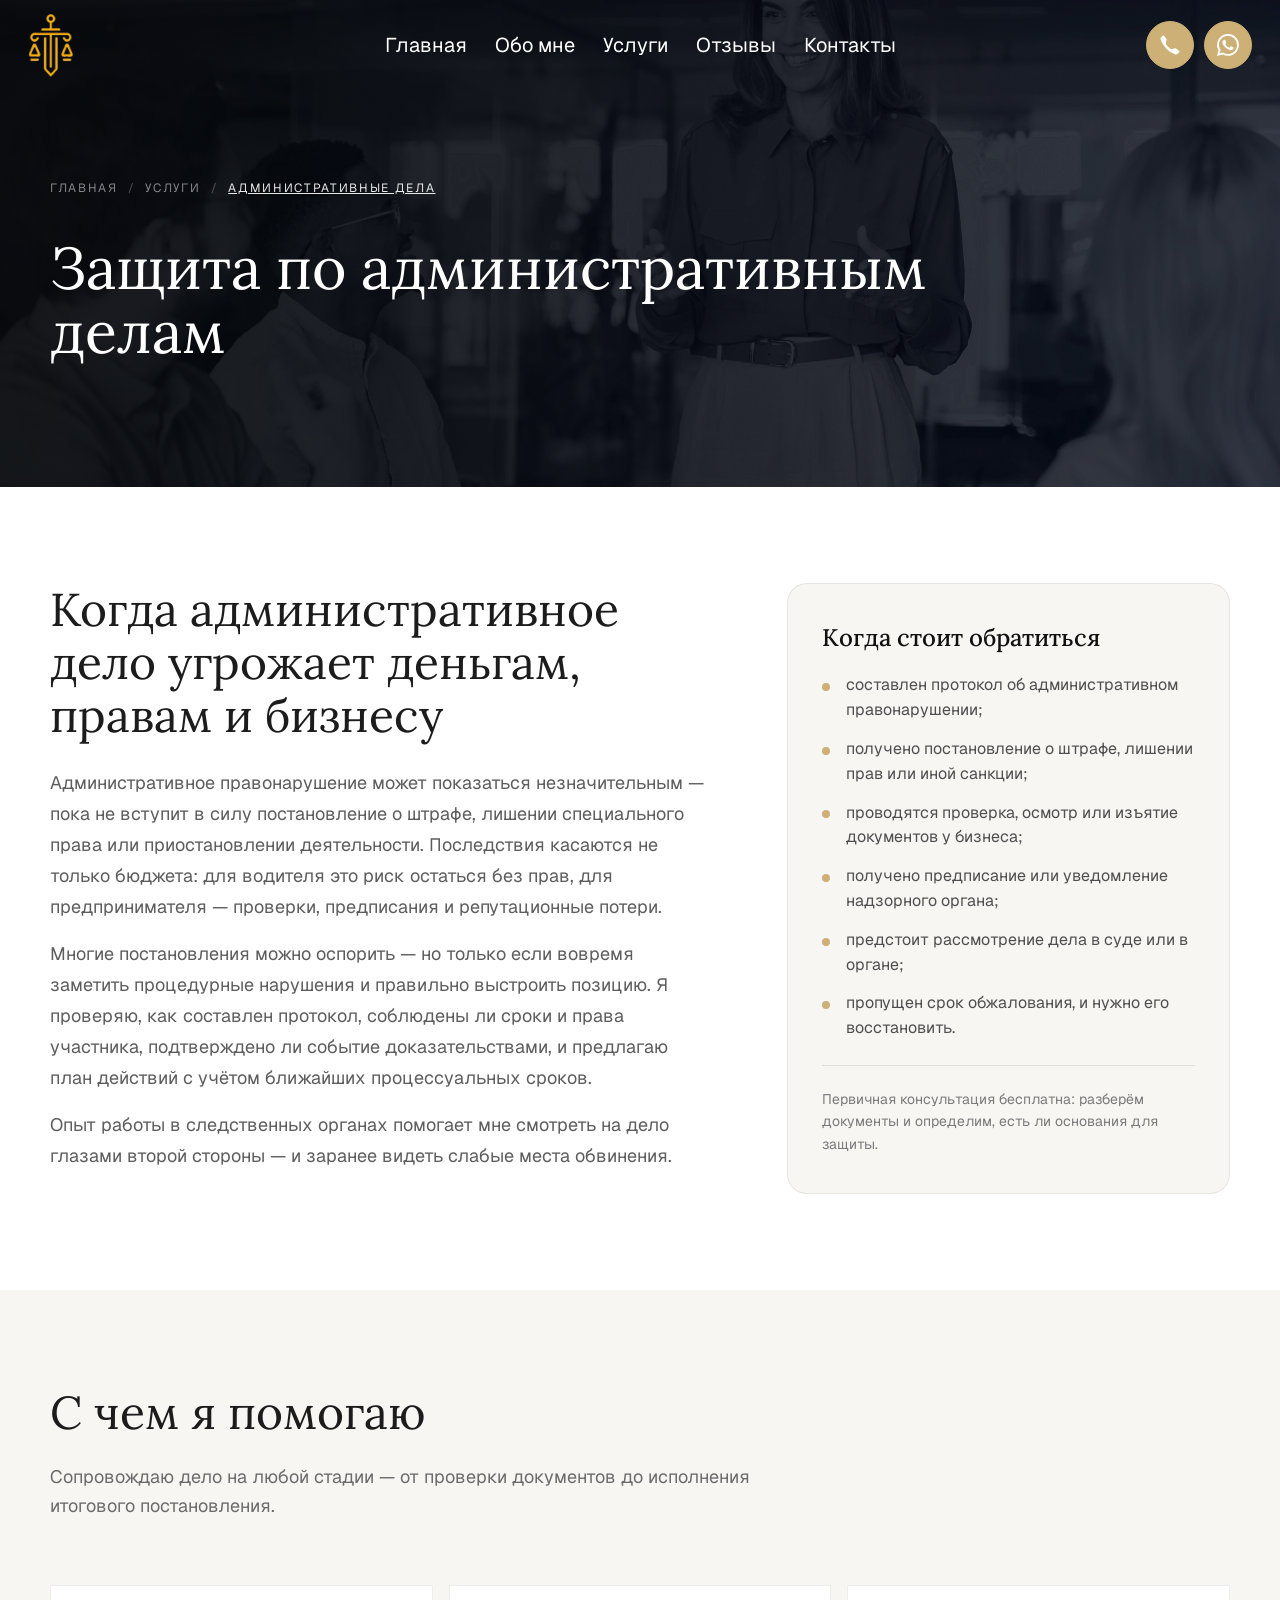
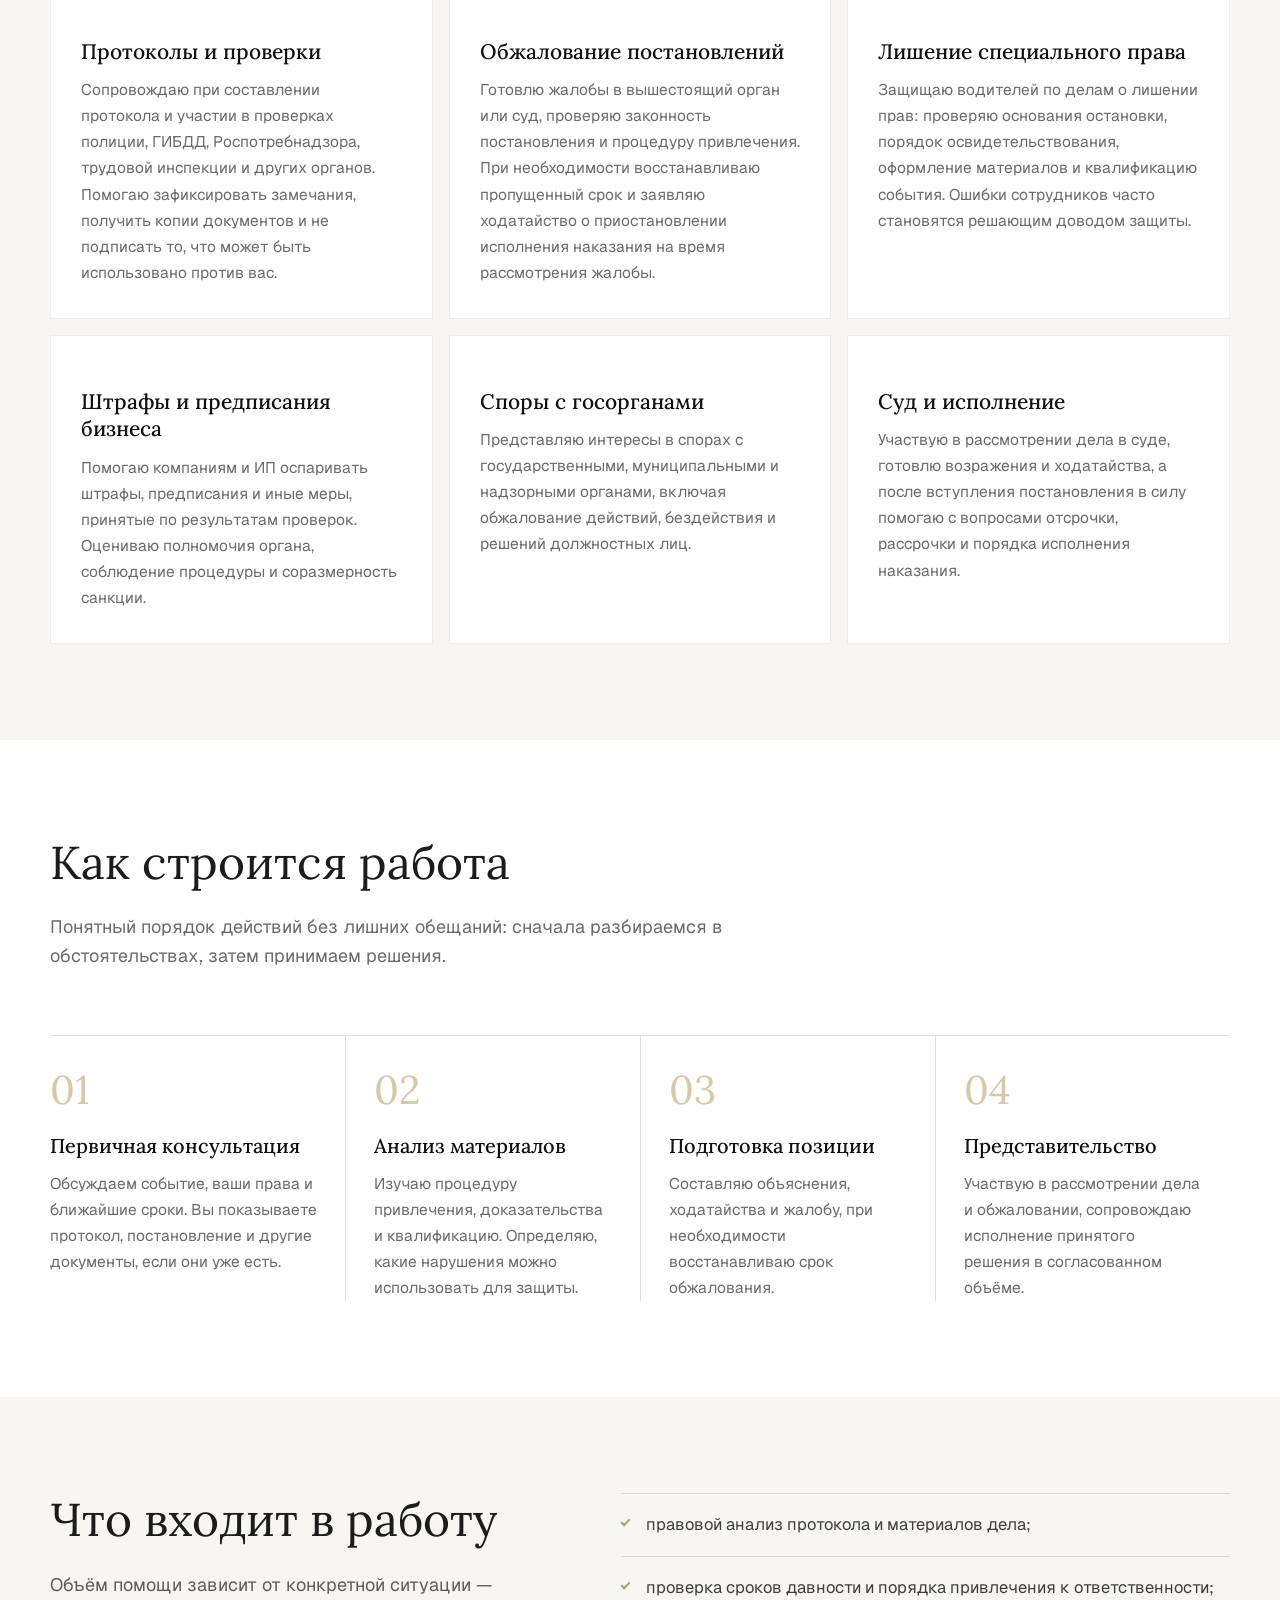
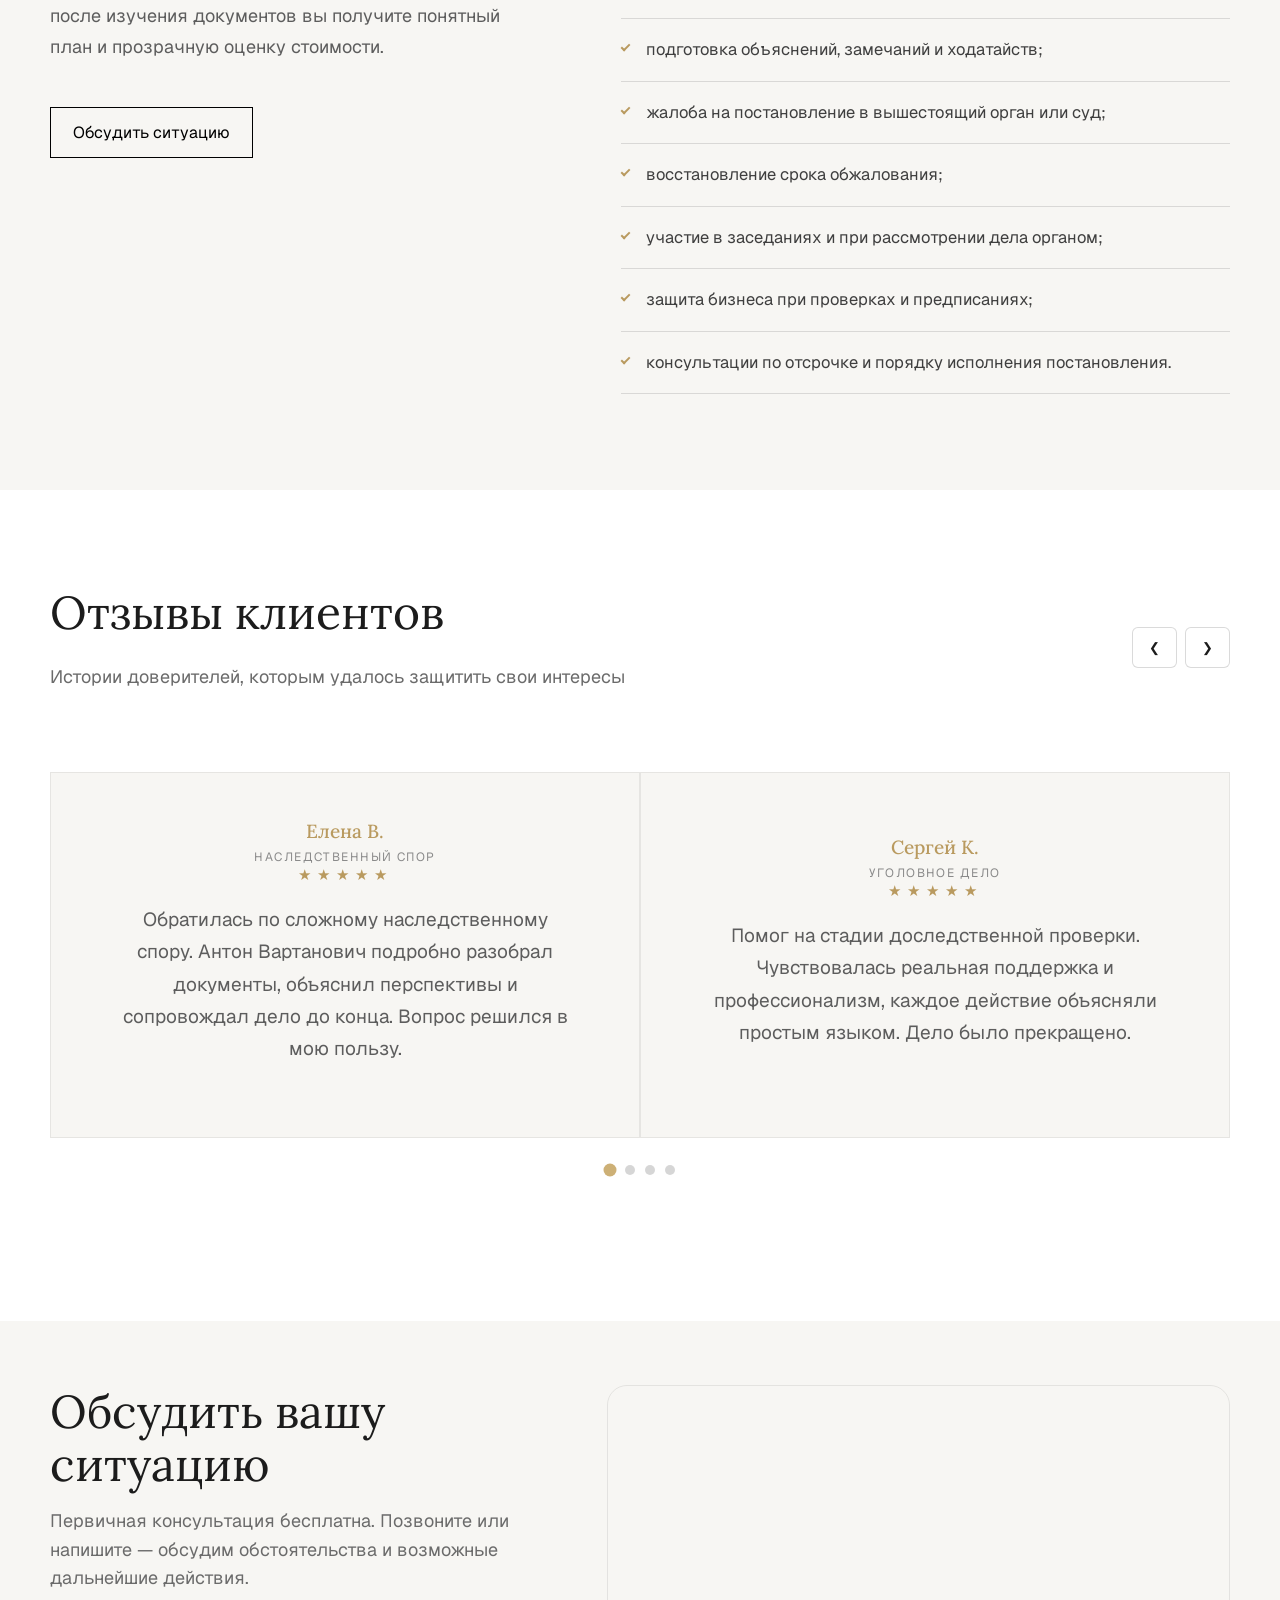
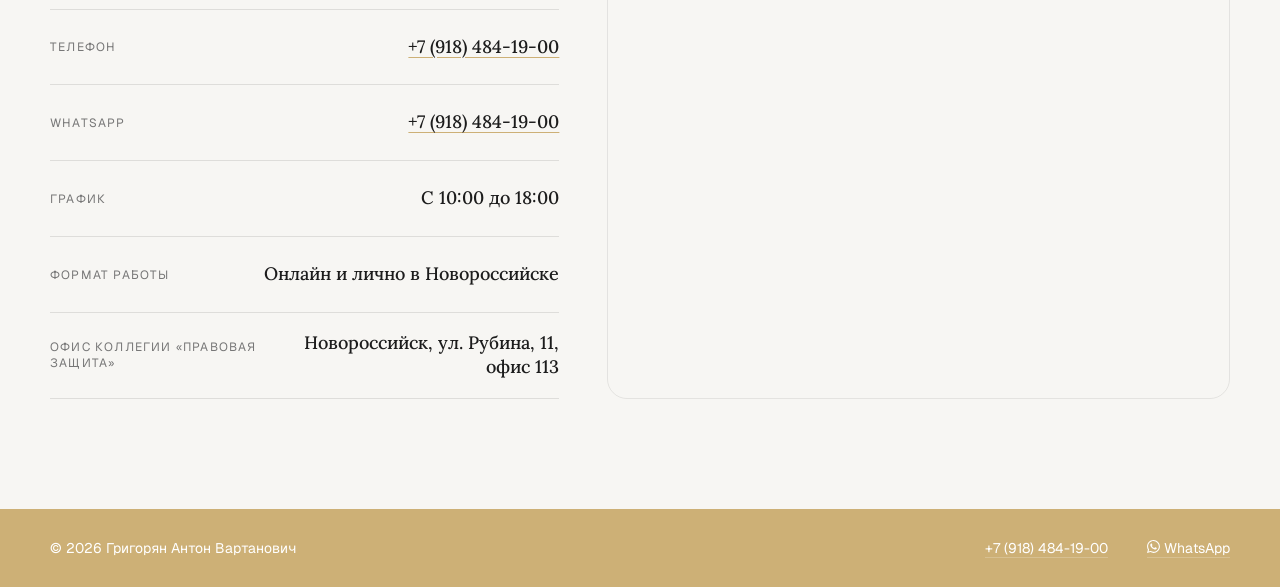
<file: administrative.html>
<!doctype html>
 
  <head>
    <meta charset="UTF-8" />
    <meta name="viewport" content="width=device-width, initial-scale=1.0" />
    <title>Административные дела | Адвокат Антон Григорян</title>
    <meta
      name="description"
      content="Адвокат по административным делам в Новороссийске: защита при составлении протоколов, обжалование постановлений, лишение прав, споры с государственными и надзорными органами."
    />
    <link rel="icon" type="image/png" href="./img/logo/logo.png" />
    <link rel="stylesheet" href="./style.css" />
    <link rel="preconnect" href="https://fonts.googleapis.com" />
    <link rel="preconnect" href="https://fonts.gstatic.com" crossorigin />
    <link
      href="https://fonts.googleapis.com/css2?family=Geist:wght@100..900&family=Lora:ital,wght@0,400..700;1,400..700&display=swap"
      rel="stylesheet"
    />
  </head>
  <body class="service-page">
    <header class="header">
      <div class="header__logo">
        <a href="./index.html" aria-label="На главную">
          <img src="./img/logo/logo.png" alt="" width="45" />
        </a>
      </div>
      <div class="header__contacts">
        <a class="contact-btn" href="tel:+79184841900" aria-label="Позвонить">
          <svg xmlns="http://www.w3.org/2000/svg" width="22" height="22" fill="currentColor" viewBox="0 0 16 16" aria-hidden="true">
            <path d="M3.654 1.328a.678.678 0 0 0-1.015-.063L1.605 2.3c-.483.484-.661 1.169-.45 1.77a17.6 17.6 0 0 0 4.168 6.608 17.6 17.6 0 0 0 6.608 4.168c.601.211 1.286.033 1.77-.45l1.034-1.034a.678.678 0 0 0-.063-1.015l-2.307-1.794a.68.68 0 0 0-.58-.122l-2.19.547a1.75 1.75 0 0 1-1.657-.459L5.482 8.062a1.75 1.75 0 0 1-.46-1.657l.548-2.19a.68.68 0 0 0-.122-.58z" />
          </svg>
        </a>
        <a class="contact-btn" href="https://wa.me/79184841900" target="_blank" rel="noopener noreferrer" aria-label="Написать в WhatsApp">
          <svg xmlns="http://www.w3.org/2000/svg" width="22" height="22" fill="currentColor" viewBox="0 0 16 16" aria-hidden="true">
            <path d="M13.601 2.326A7.85 7.85 0 0 0 7.994 0C3.627 0 .068 3.558.064 7.926c0 1.399.366 2.76 1.057 3.965L0 16l4.204-1.102a7.9 7.9 0 0 0 3.79.965h.004c4.368 0 7.926-3.558 7.93-7.93A7.9 7.9 0 0 0 13.6 2.326zM7.994 14.521a6.6 6.6 0 0 1-3.356-.92l-.24-.144-2.494.654.666-2.433-.156-.251a6.56 6.56 0 0 1-1.007-3.505c0-3.626 2.957-6.584 6.591-6.584a6.56 6.56 0 0 1 4.66 1.931 6.56 6.56 0 0 1 1.928 4.66c-.004 3.639-2.961 6.592-6.592 6.592m3.615-4.934c-.197-.099-1.17-.578-1.353-.646-.182-.065-.315-.099-.445.099-.133.197-.513.646-.627.775-.114.133-.232.148-.43.05-.197-.1-.836-.308-1.592-.985-.59-.525-.985-1.175-1.103-1.372-.114-.198-.011-.304.088-.403.087-.088.197-.232.296-.346.1-.114.133-.198.198-.33.065-.134.034-.248-.015-.347-.05-.099-.445-1.076-.612-1.47-.16-.389-.323-.335-.445-.34-.114-.007-.247-.007-.38-.007a.73.73 0 0 0-.529.247c-.182.198-.691.677-.691 1.654s.71 1.916.81 2.049c.098.133 1.394 2.132 3.383 2.992.47.205.84.326 1.129.418.475.152.904.129 1.246.08.38-.058 1.171-.48 1.338-.943.164-.464.164-.86.114-.943-.049-.084-.182-.133-.38-.232" />
          </svg>
        </a>
      </div>
      <div class="header__nav-wrap">
        <nav class="header__nav" aria-label="Основная навигация">
          <a href="./index.html">Главная</a>
          <a href="./about.html">Обо мне</a>
          <div class="header__nav-item header__nav-item--dropdown ">
            <a>Услуги</a>
            <div class="header__dropdown">
              <a href="./index.html#services">Все услуги</a>
              <a href="./administrative.html">Административные дела</a>
              <a href="./criminal.html">Уголовные дела</a>
              <a href="./civil.html">Гражданские споры</a>
              <a href="./arbitration.html">Арбитражные дела</a>
            </div>
          </div>
          <a href="#reviews">Отзывы</a>
          <a href="#contacts">Контакты</a>
        </nav>
      </div>
      <button class="header__burger" type="button" aria-label="Открыть меню" aria-expanded="false" aria-controls="mobileMenu">
        <span></span>
        <span></span>
        <span></span>
      </button>
    </header>

    <div class="mobile-menu" id="mobileMenu">
      <nav class="mobile-menu__nav" aria-label="Мобильная навигация">
        <a href="./index.html">Главная</a>
        <a href="./about.html">Обо мне</a>
        <div class="mobile-menu__dropdown">
          <button class="mobile-menu__dropdown-toggle" type="button" aria-expanded="false" aria-controls="mobileServicesMenu">
            Услуги
            <svg class="mobile-menu__chevron" viewBox="0 0 24 24" width="20" height="20" fill="none" stroke="currentColor" stroke-width="1.8" stroke-linecap="round" stroke-linejoin="round" aria-hidden="true">
              <path d="m6 9 6 6 6-6" />
            </svg>
          </button>
          <div class="mobile-menu__submenu" id="mobileServicesMenu" style="border: none">
            <a href="./index.html#services">Все услуги</a>
            <a href="./administrative.html">Административные дела</a>
            <a href="./criminal.html">Уголовные дела</a>
            <a href="./civil.html">Гражданские споры</a>
            <a href="./arbitration.html">Арбитражные дела</a>
          </div>
        </div>
        <a href="#reviews">Отзывы</a>
        <a href="#contacts">Контакты</a>
      </nav>
    </div>

    <main>
      <section class="service-hero">
        <div class="service-hero__media" aria-hidden="true"></div>
        </div>
        <div class="service-hero__inner">
          <nav class="breadcrumbs" aria-label="Хлебные крошки">
            <a href="./index.html">Главная</a>
            <span class="breadcrumbs__sep">/</span>
            <a href="./index.html#services">Услуги</a>
            <span class="breadcrumbs__sep">/</span>
            <span aria-current="page" style="text-decoration: underline;">Административные дела</span>
          </nav>
          <h1>Защита по административным делам</h1>
        </div>
      </section>

      <section class="section service-intro">
        <div class="section__inner">
          <div class="service-intro__grid">
            <div class="service-intro__text">
              <h2>Когда административное дело угрожает деньгам, правам и бизнесу</h2>
              <p class="service-lead">
                Административное правонарушение может показаться незначительным —
                пока не вступит в силу постановление о штрафе, лишении
                специального права или приостановлении деятельности. Последствия
                касаются не только бюджета: для водителя это риск остаться без
                прав, для предпринимателя — проверки, предписания и репутационные
                потери.
              </p>
              <p class="service-lead">
                Многие постановления можно оспорить — но только если вовремя
                заметить процедурные нарушения и правильно выстроить позицию. Я
                проверяю, как составлен протокол, соблюдены ли сроки и права
                участника, подтверждено ли событие доказательствами, и предлагаю
                план действий с учётом ближайших процессуальных сроков.
              </p>
              <p class="service-lead">
                Опыт работы в следственных органах помогает мне смотреть на дело
                глазами второй стороны — и заранее видеть слабые места
                обвинения.
              </p>
            </div>
            <aside class="info-card">
              <h3>Когда стоит обратиться</h3>
              <ul>
                <li>составлен протокол об административном правонарушении;</li>
                <li>получено постановление о штрафе, лишении прав или иной санкции;</li>
                <li>проводятся проверка, осмотр или изъятие документов у бизнеса;</li>
                <li>получено предписание или уведомление надзорного органа;</li>
                <li>предстоит рассмотрение дела в суде или в органе;</li>
                <li>пропущен срок обжалования, и нужно его восстановить.</li>
              </ul>
              <div class="info-card__note">
                Первичная консультация бесплатна: разберём документы и определим,
                есть ли основания для защиты.
              </div>
            </aside>
          </div>
        </div>
      </section>

      <section class="section service-scope">
        <div class="section__inner">
          <div class="section__head">
            <h2>С чем я помогаю</h2>
            <p class="section__lead">
              Сопровождаю дело на любой стадии — от проверки документов до
              исполнения итогового постановления.
            </p>
          </div>
          <div class="scope-grid">
            <article class="scope-card">
              <h3>Протоколы и проверки</h3>
              <p>
                Сопровождаю при составлении протокола и участии в проверках
                полиции, ГИБДД, Роспотребнадзора, трудовой инспекции и других
                органов. Помогаю зафиксировать замечания, получить копии
                документов и не подписать то, что может быть использовано против
                вас.
              </p>
            </article>
            <article class="scope-card">
              <h3>Обжалование постановлений</h3>
              <p>
                Готовлю жалобы в вышестоящий орган или суд, проверяю законность
                постановления и процедуру привлечения. При необходимости
                восстанавливаю пропущенный срок и заявляю ходатайство о
                приостановлении исполнения наказания на время рассмотрения
                жалобы.
              </p>
            </article>
            <article class="scope-card">
              <h3>Лишение специального права</h3>
              <p>
                Защищаю водителей по делам о лишении прав: проверяю основания
                остановки, порядок освидетельствования, оформление материалов и
                квалификацию события. Ошибки сотрудников часто становятся
                решающим доводом защиты.
              </p>
            </article>
            <article class="scope-card">
              <h3>Штрафы и предписания бизнеса</h3>
              <p>
                Помогаю компаниям и ИП оспаривать штрафы, предписания и иные
                меры, принятые по результатам проверок. Оцениваю полномочия
                органа, соблюдение процедуры и соразмерность санкции.
              </p>
            </article>
            <article class="scope-card">
              <h3>Споры с госорганами</h3>
              <p>
                Представляю интересы в спорах с государственными, муниципальными
                и надзорными органами, включая обжалование действий, бездействия
                и решений должностных лиц.
              </p>
            </article>
            <article class="scope-card">
              <h3>Суд и исполнение</h3>
              <p>
                Участвую в рассмотрении дела в суде, готовлю возражения и
                ходатайства, а после вступления постановления в силу помогаю с
                вопросами отсрочки, рассрочки и порядка исполнения наказания.
              </p>
            </article>
          </div>
        </div>
      </section>

      <section class="section service-process">
        <div class="section__inner">
          <div class="section__head">
            <h2>Как строится работа</h2>
            <p class="section__lead">
              Понятный порядок действий без лишних обещаний: сначала разбираемся
              в обстоятельствах, затем принимаем решения.
            </p>
          </div>
          <ol class="process-steps">
            <li class="process-step">
              <span class="process-step__num">01</span>
              <h3>Первичная консультация</h3>
              <p>
                Обсуждаем событие, ваши права и ближайшие сроки. Вы показываете
                протокол, постановление и другие документы, если они уже есть.
              </p>
            </li>
            <li class="process-step">
              <span class="process-step__num">02</span>
              <h3>Анализ материалов</h3>
              <p>
                Изучаю процедуру привлечения, доказательства и квалификацию.
                Определяю, какие нарушения можно использовать для защиты.
              </p>
            </li>
            <li class="process-step">
              <span class="process-step__num">03</span>
              <h3>Подготовка позиции</h3>
              <p>
                Составляю объяснения, ходатайства и жалобу, при необходимости
                восстанавливаю срок обжалования.
              </p>
            </li>
            <li class="process-step">
              <span class="process-step__num">04</span>
              <h3>Представительство</h3>
              <p>
                Участвую в рассмотрении дела и обжаловании, сопровождаю
                исполнение принятого решения в согласованном объёме.
              </p>
            </li>
          </ol>
        </div>
      </section>

      <section class="section service-included">
        <div class="section__inner">
          <div class="included-layout">
            <div class="included-layout__head">
              <h2>Что входит в работу</h2>
              <p class="service-lead">
                Объём помощи зависит от конкретной ситуации — после изучения
                документов вы получите понятный план и прозрачную оценку
                стоимости.
              </p>
              <a class="hero-btn" href="tel:+79184841900" target="_blank" rel="noopener noreferrer">
                <span>Обсудить ситуацию</span>
              </a>
            </div>
            <ul class="included-list">
              <li>правовой анализ протокола и материалов дела;</li>
              <li>проверка сроков давности и порядка привлечения к ответственности;</li>
              <li>подготовка объяснений, замечаний и ходатайств;</li>
              <li>жалоба на постановление в вышестоящий орган или суд;</li>
              <li>восстановление срока обжалования;</li>
              <li>участие в заседаниях и при рассмотрении дела органом;</li>
              <li>защита бизнеса при проверках и предписаниях;</li>
              <li>консультации по отсрочке и порядку исполнения постановления.</li>
            </ul>
          </div>
        </div>
      </section>

      
    <section class="section reviews" id="reviews">
      <div class="section__inner" data-reviews-carousel data-autoplay="5000">
        <div class="section__head">
          <h2>Отзывы клиентов</h2>
          <p class="section__lead">
            Истории доверителей, которым удалось защитить свои интересы
          </p>
          <div class="reviews__nav">
            <button
              class="reviews__arrow reviews__arrow--prev"
              type="button"
              aria-label="Предыдущий отзыв"
            >
              &#10094;
            </button>
            <button
              class="reviews__arrow reviews__arrow--next"
              type="button"
              aria-label="Следующий отзыв"
            >
              &#10095;
            </button>
          </div>
        </div>

        <div class="reviews__carousel">
          <div class="reviews__viewport">
            <div class="reviews__track">
              <article class="review">
                <div class="review__author">
                  <strong>Елена В.</strong>
                  <span>Наследственный спор</span>
                </div>
                <div class="review__stars" aria-label="Оценка 5 из 5">
                  ★★★★★
                </div>
                <p class="review__text">
                  Обратилась по сложному наследственному спору. Антон Вартанович
                  подробно разобрал документы, объяснил перспективы и сопровождал
                  дело до конца. Вопрос решился в мою пользу.
                </p>
              </article>

              <article class="review">
                <div class="review__author">
                  <strong>Сергей К.</strong>
                  <span>Уголовное дело</span>
                </div>
                <div class="review__stars" aria-label="Оценка 5 из 5">
                  ★★★★★
                </div>
                <p class="review__text">
                  Помог на стадии доследственной проверки. Чувствовалась реальная
                  поддержка и профессионализм, каждое действие объясняли простым
                  языком. Дело было прекращено.
                </p>
              </article>

              <article class="review">
                <div class="review__author">
                  <strong>Марина Т.</strong>
                  <span>Административное дело</span>
                </div>
                <div class="review__stars" aria-label="Оценка 5 из 5">
                  ★★★★★
                </div>
                <p class="review__text">
                  После ДТП не знала, с чего начать. Мне помогли обжаловать
                  постановление и добиться справедливого решения. Отдельное
                  спасибо за терпение и внимание к деталям.
                </p>
              </article>

              <article class="review">
                 <div class="review__author">
                  <strong>Андрей П.</strong>
                  <span>Трудовой спор</span>
                </div>
                <div class="review__stars" aria-label="Оценка 5 из 5">
                  ★★★★★
                </div>
                <p class="review__text">
                  Защищал мои интересы в трудовом споре с работодателем. Всё
                  прошло спокойно и профессионально, условия договора были
                  понятными. Результатом полностью доволен.
                </p>
              </article>

              <article class="review">
                <div class="review__author">
                  <strong>Ирина и Дмитрий</strong>
                  <span>Недвижимость</span>
                </div>
                <div class="review__stars" aria-label="Оценка 5 из 5">
                  ★★★★★
                </div>
                <p class="review__text">
                  Сопровождал сделку с недвижимостью и помог избежать серьёзных
                  рисков. Отличный специалист, к которому хочется возвращаться
                  снова.
                </p>
              </article>
            </div>
          </div>

          <div class="reviews__dots">
            <button
              class="reviews__dot is-active"
              type="button"
              aria-label="Отзыв 1"
            ></button>
            <button
              class="reviews__dot"
              type="button"
              aria-label="Отзыв 2"
            ></button>
            <button
              class="reviews__dot"
              type="button"
              aria-label="Отзыв 3"
            ></button>
            <button
              class="reviews__dot"
              type="button"
              aria-label="Отзыв 4"
            ></button>
            <button
              class="reviews__dot"
              type="button"
              aria-label="Отзыв 5"
            ></button>
          </div>
        </div>
      </div>
    </section>

      <section class="section service-contact" style="margin-top: 50px;">
        <div class="section__inner">
          <section class="about-contact" id="contacts">
            <div class="about-contact__info">
              <h2>Обсудить вашу ситуацию</h2>
              <p class="about-contact__intro">
                Первичная консультация бесплатна. Позвоните или напишите —
                обсудим обстоятельства и возможные дальнейшие действия.
              </p>
              <div class="about-contact__items">
                <div class="about-contact__item">
                  <span>Телефон</span>
                  <a href="tel:+79184841900">+7 (918) 484-19-00</a>
                </div>
                <div class="about-contact__item">
                  <span>WhatsApp</span>
                  <a href="https://wa.me/79184841900" target="_blank" rel="noopener noreferrer">+7 (918) 484-19-00</a>
                </div>
                <div class="about-contact__item">
                  <span>График</span>
                  <strong>С 10:00 до 18:00</strong>
                </div>
                <div class="about-contact__item">
                  <span>Формат работы</span>
                  <strong>Онлайн и лично в Новороссийске</strong>
                </div>
                <div class="about-contact__item">
                  <span>Офис коллегии «Правовая защита»</span>
                  <strong>Новороссийск, ул. Рубина, 11, офис 113</strong>
                </div>
              </div>
            </div>
            <div class="about-contact__map">
              <div class="map">
                <iframe
                  class="map__frame"
                  src="https://yandex.ru/map-widget/v1/?ll=37.772415%2C44.719044&z=17&pt=37.772415%2C44.719044%2Cpm2rdm"
                  width="100%"
                  height="100%"
                  style="border: 0"
                  allowfullscreen
                  loading="lazy"
                  title="Офис Антона Григоряна — Новороссийск, ул. Рубина, 11, офис 113"
                ></iframe>
              </div>
            </div>
          </section>
        </div>
      </section>
    </main>

    <footer class="footer">
      <div class="footer__inner">
        <span>© 2026 Григорян Антон Вартанович</span>
        <div>
          <a href="tel:+79184841900">+7 (918) 484-19-00</a>
          <a href="https://wa.me/79184841900" style="margin-left: 35px"
            ><svg
              xmlns="http://www.w3.org/2000/svg"
              width="13"
              height="13"
              fill="currentColor"
              viewBox="0 0 16 16"
              aria-hidden="true"
            >
              <path
                d="M13.601 2.326A7.85 7.85 0 0 0 7.994 0C3.627 0 .068 3.558.064 7.926c0 1.399.366 2.76 1.057 3.965L0 16l4.204-1.102a7.9 7.9 0 0 0 3.79.965h.004c4.368 0 7.926-3.558 7.93-7.93A7.9 7.9 0 0 0 13.6 2.326zM7.994 14.521a6.6 6.6 0 0 1-3.356-.92l-.24-.144-2.494.654.666-2.433-.156-.251a6.56 6.56 0 0 1-1.007-3.505c0-3.626 2.957-6.584 6.591-6.584a6.56 6.56 0 0 1 4.66 1.931 6.56 6.56 0 0 1 1.928 4.66c-.004 3.639-2.961 6.592-6.592 6.592m3.615-4.934c-.197-.099-1.17-.578-1.353-.646-.182-.065-.315-.099-.445.099-.133.197-.513.646-.627.775-.114.133-.232.148-.43.05-.197-.1-.836-.308-1.592-.985-.59-.525-.985-1.175-1.103-1.372-.114-.198-.011-.304.088-.403.087-.088.197-.232.296-.346.1-.114.133-.198.198-.33.065-.134.034-.248-.015-.347-.05-.099-.445-1.076-.612-1.47-.16-.389-.323-.335-.445-.34-.114-.007-.247-.007-.38-.007a.73.73 0 0 0-.529.247c-.182.198-.691.677-.691 1.654s.71 1.916.81 2.049c.098.133 1.394 2.132 3.383 2.992.47.205.84.326 1.129.418.475.152.904.129 1.246.08.38-.058 1.171-.48 1.338-.943.164-.464.164-.86.114-.943-.049-.084-.182-.133-.38-.232"
              />
            </svg>
            WhatsApp</a>
        </div>
      </div>
    </footer>
    <a class="to-top" href="#" aria-label="Наверх" title="Наверх">
      <svg viewBox="0 0 24 24" width="22" height="22" fill="none" stroke="currentColor" stroke-width="1.8" stroke-linecap="round" stroke-linejoin="round" aria-hidden="true">
        <path d="M12 19V5M5 12l7-7 7 7" />
      </svg>
    </a>
    <script src="./script.js"></script>
  </body>
</html>
</file>
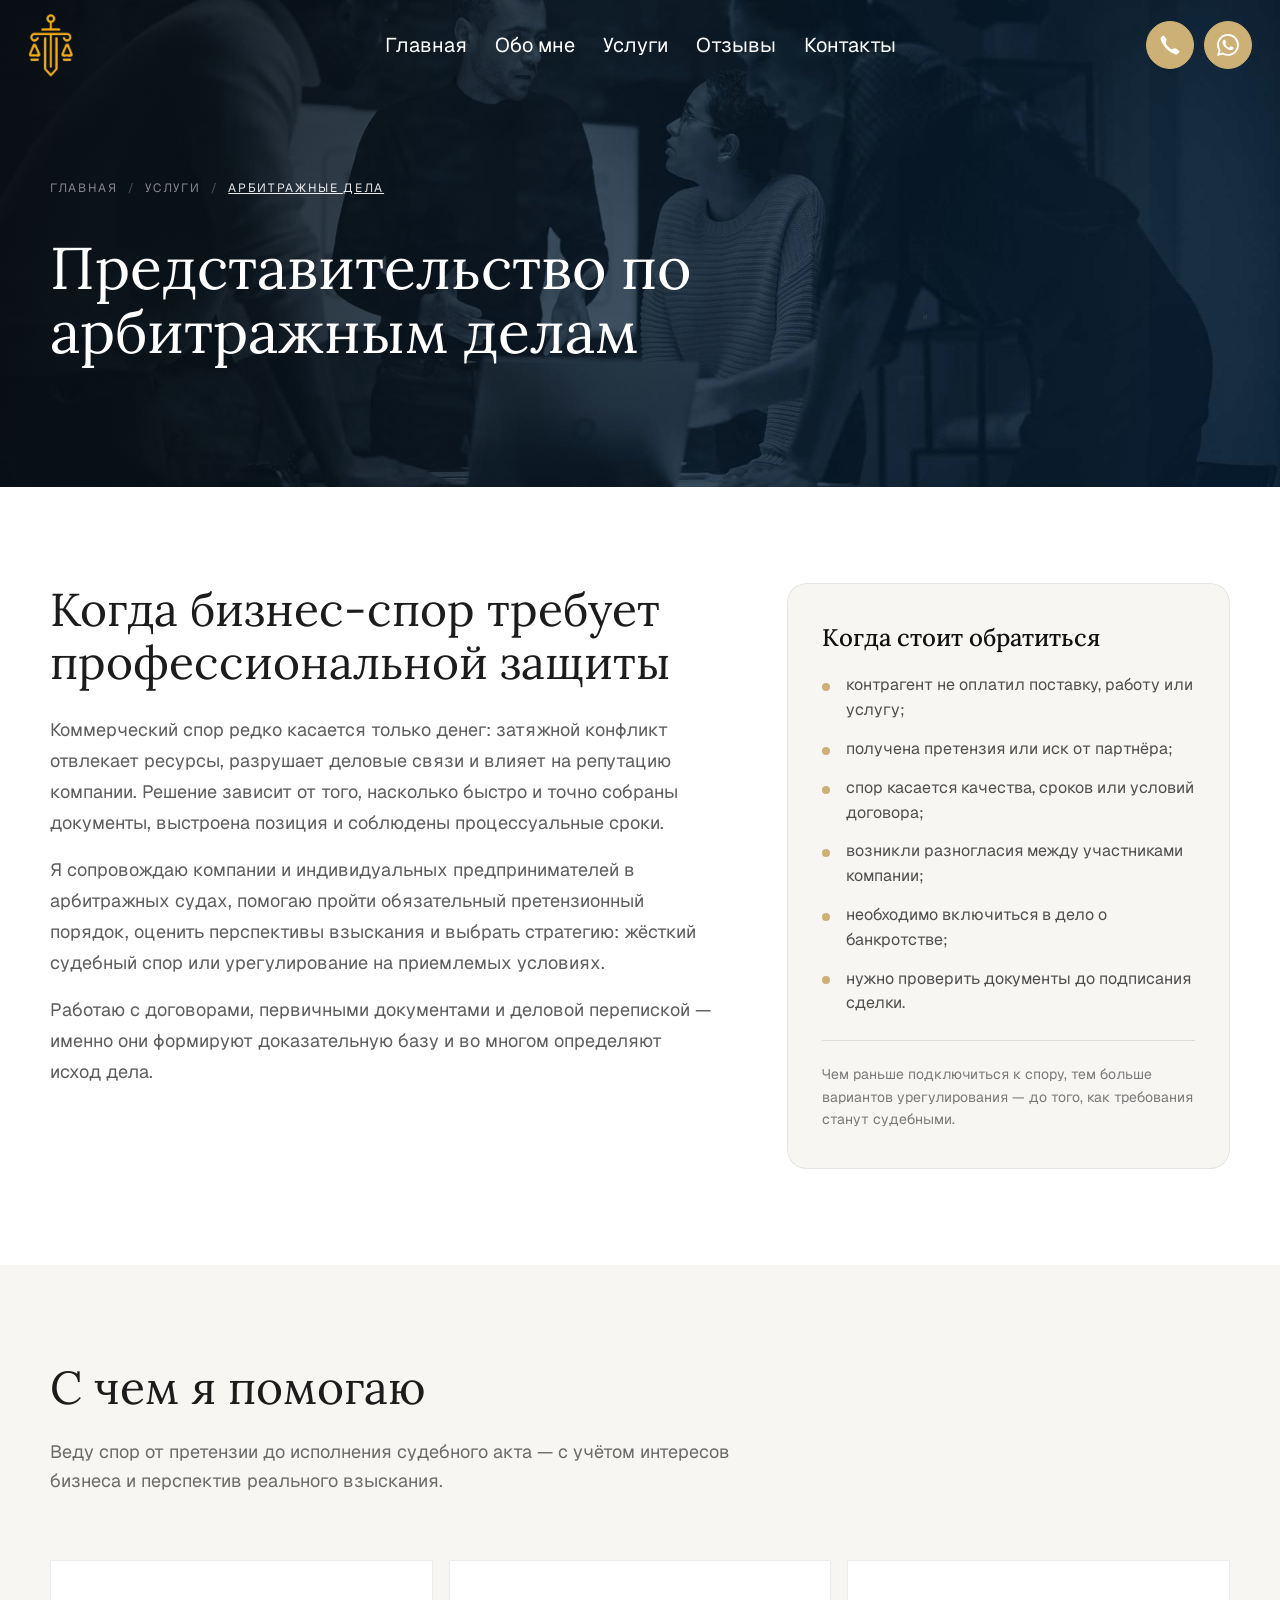
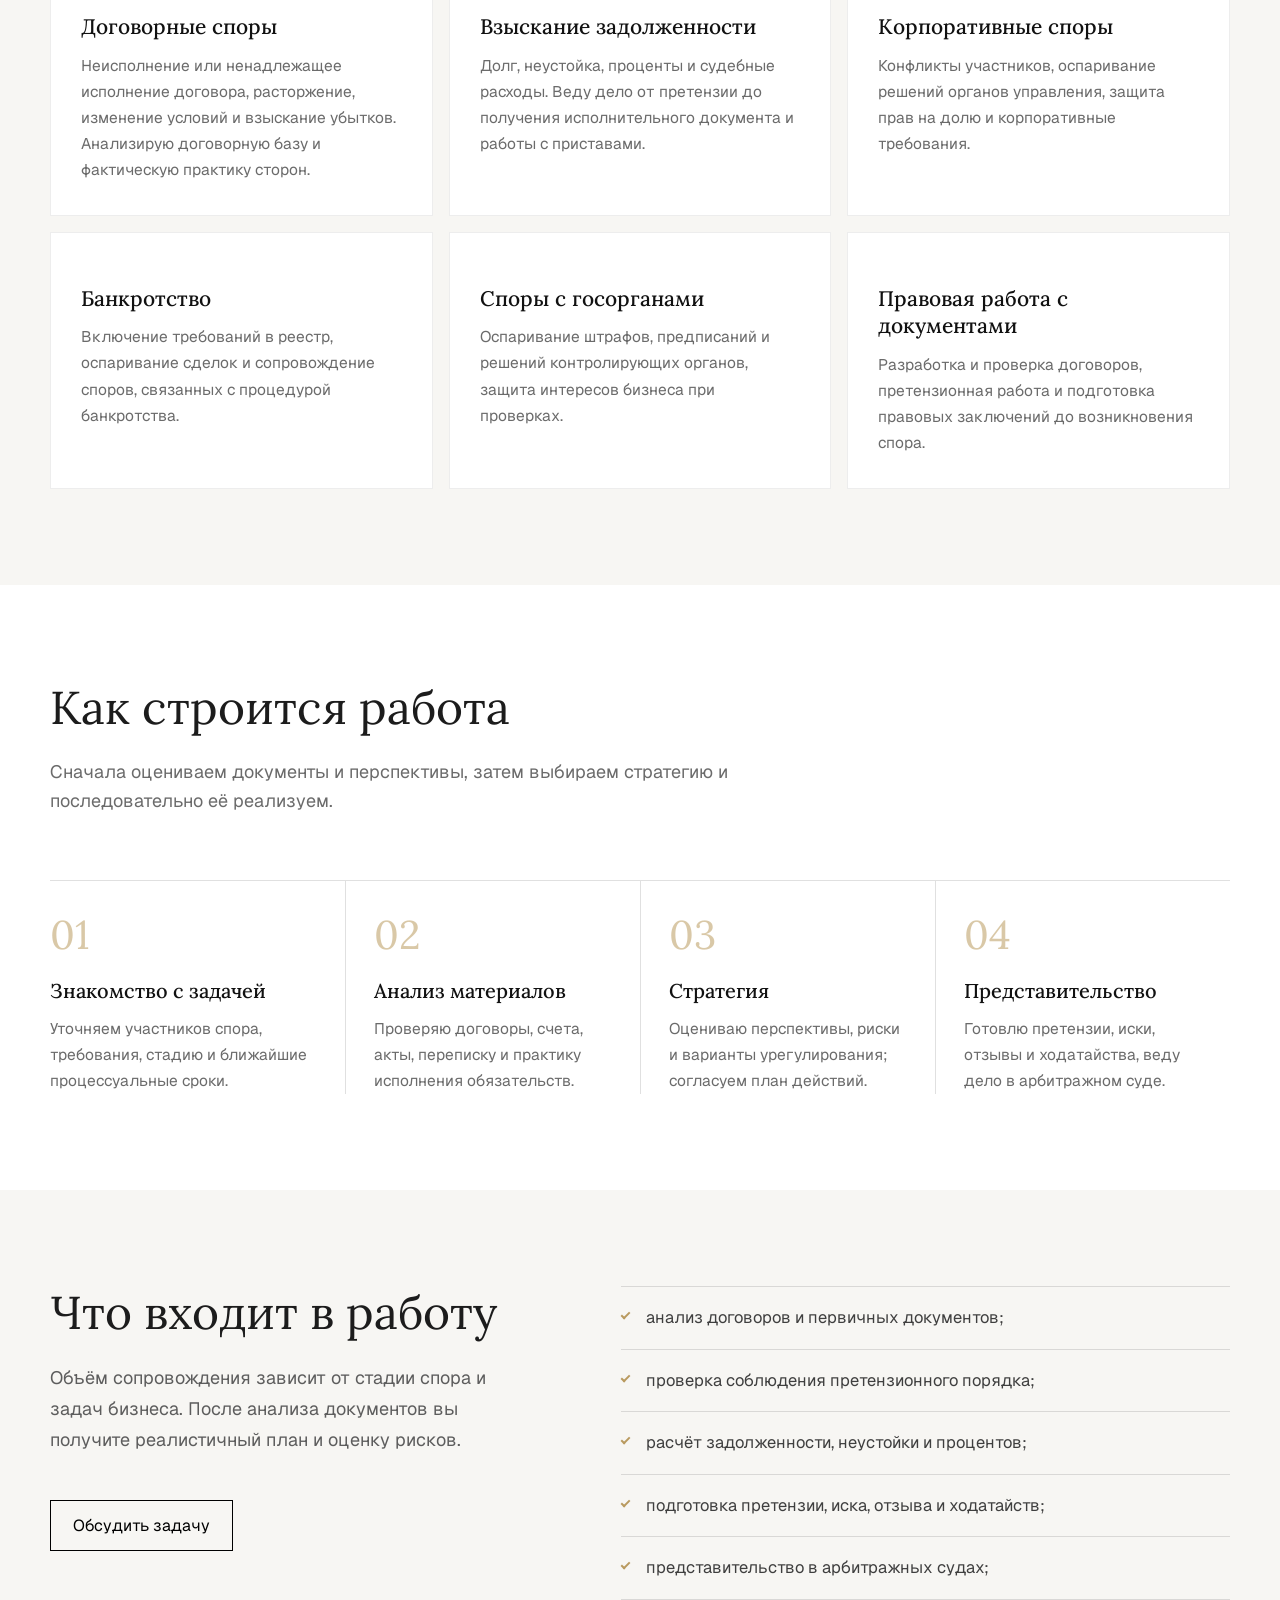
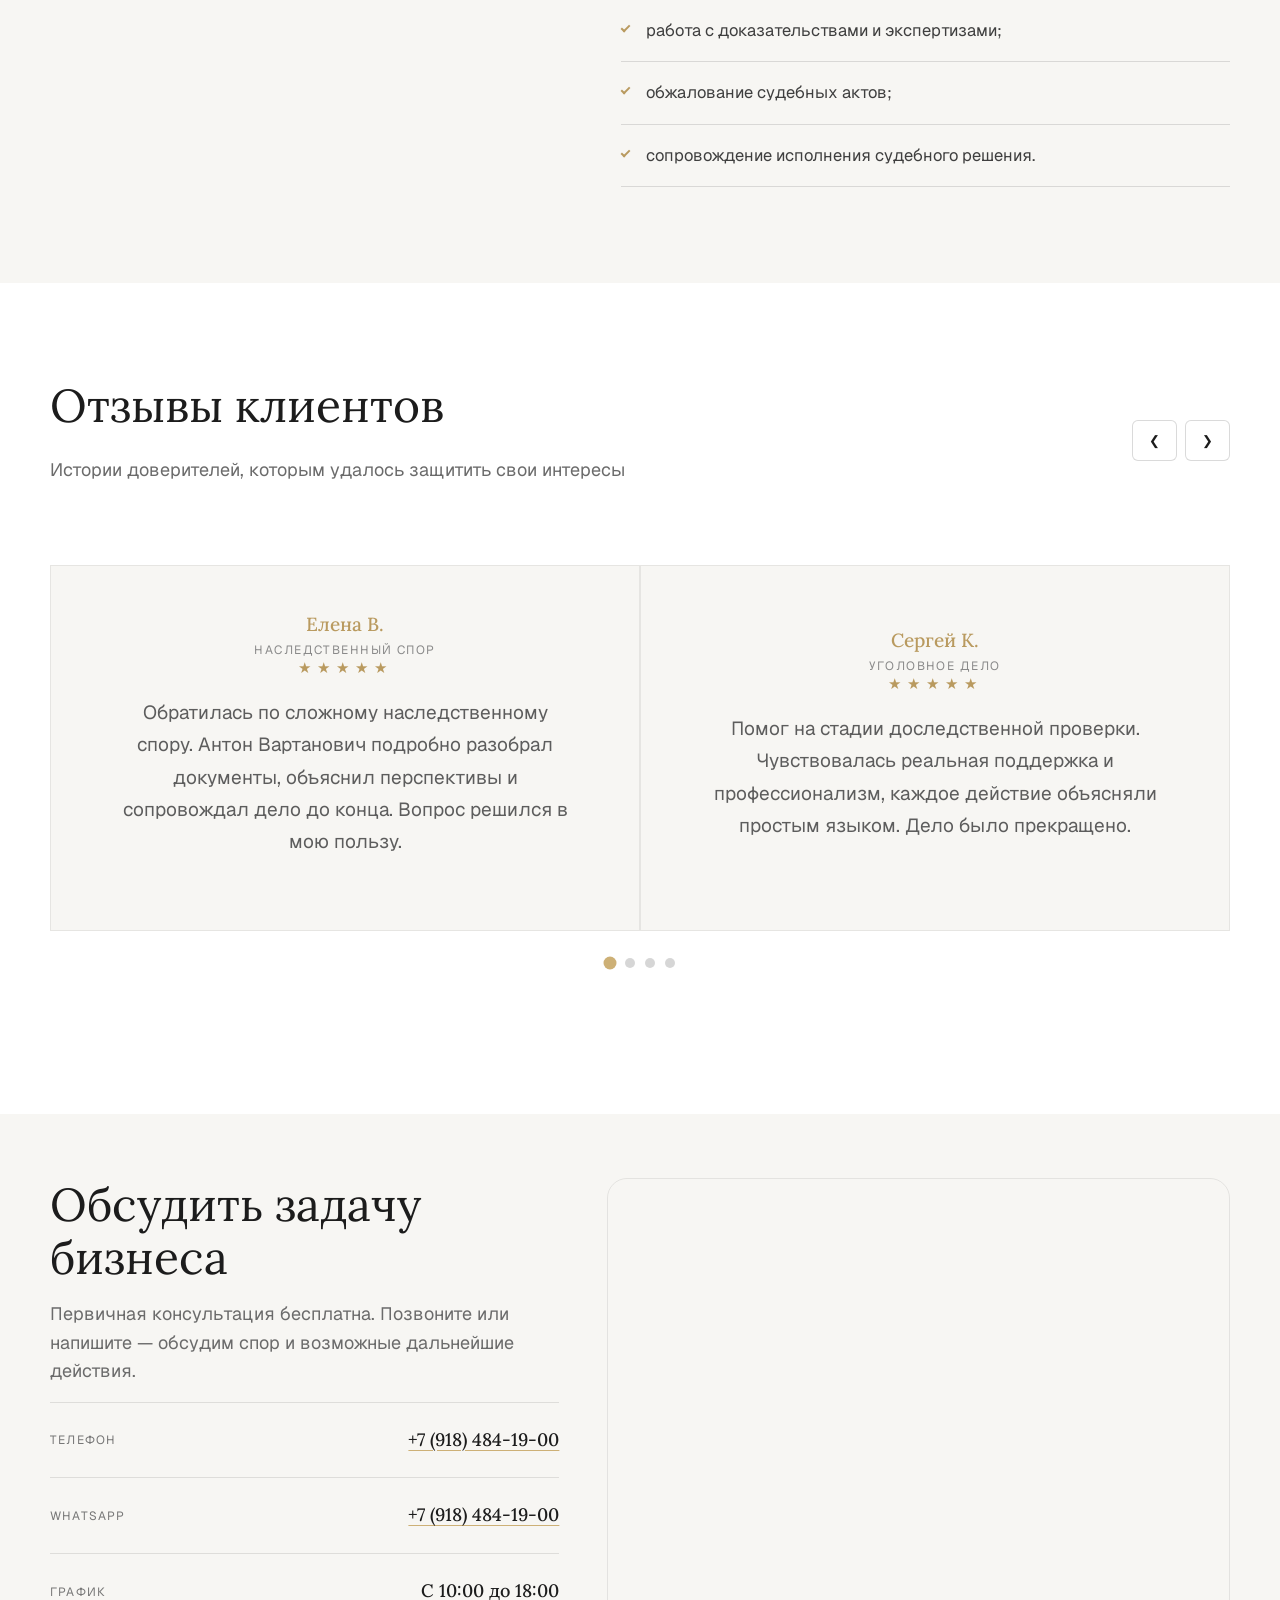
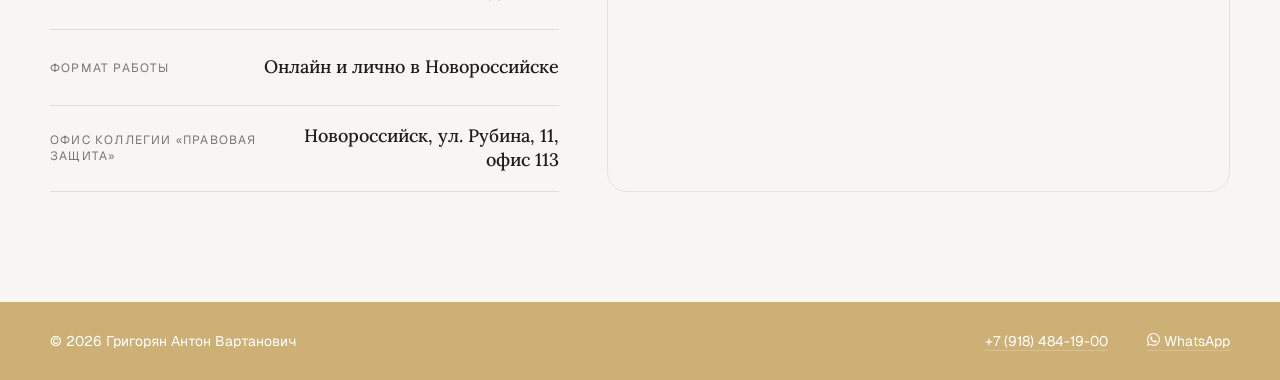
<file: arbitration.html>
<!doctype html>
<html lang="ru">
  <head>
    <meta charset="UTF-8" />
    <meta name="viewport" content="width=device-width, initial-scale=1.0" />
    <title>Арбитражные дела | Адвокат Антон Григорян</title>
    <meta
      name="description"
      content="Адвокат по арбитражным делам в Новороссийске: договорные и корпоративные споры, взыскание задолженности, банкротство и защита бизнеса в арбитражных судах."
    />
    <link rel="icon" type="image/png" href="./img/logo/logo.png" />
    <link rel="stylesheet" href="./style.css" />
    <link rel="preconnect" href="https://fonts.googleapis.com" />
    <link rel="preconnect" href="https://fonts.gstatic.com" crossorigin />
    <link
      href="https://fonts.googleapis.com/css2?family=Geist:wght@100..900&family=Lora:ital,wght@0,400..700;1,400..700&display=swap"
      rel="stylesheet"
    />
  </head>
  <body class="service-page">
    <header class="header">
      <div class="header__logo">
        <a href="./index.html" aria-label="На главную">
          <img src="./img/logo/logo.png" alt="" width="45" />
        </a>
      </div>
      <div class="header__contacts">
        <a class="contact-btn" href="tel:+79184841900" aria-label="Позвонить">
          <svg xmlns="http://www.w3.org/2000/svg" width="22" height="22" fill="currentColor" viewBox="0 0 16 16" aria-hidden="true">
            <path d="M3.654 1.328a.678.678 0 0 0-1.015-.063L1.605 2.3c-.483.484-.661 1.169-.45 1.77a17.6 17.6 0 0 0 4.168 6.608 17.6 17.6 0 0 0 6.608 4.168c.601.211 1.286.033 1.77-.45l1.034-1.034a.678.678 0 0 0-.063-1.015l-2.307-1.794a.68.68 0 0 0-.58-.122l-2.19.547a1.75 1.75 0 0 1-1.657-.459L5.482 8.062a1.75 1.75 0 0 1-.46-1.657l.548-2.19a.68.68 0 0 0-.122-.58z" />
          </svg>
        </a>
        <a class="contact-btn" href="https://wa.me/79184841900" target="_blank" rel="noopener noreferrer" aria-label="Написать в WhatsApp">
          <svg xmlns="http://www.w3.org/2000/svg" width="22" height="22" fill="currentColor" viewBox="0 0 16 16" aria-hidden="true">
            <path d="M13.601 2.326A7.85 7.85 0 0 0 7.994 0C3.627 0 .068 3.558.064 7.926c0 1.399.366 2.76 1.057 3.965L0 16l4.204-1.102a7.9 7.9 0 0 0 3.79.965h.004c4.368 0 7.926-3.558 7.93-7.93A7.9 7.9 0 0 0 13.6 2.326zM7.994 14.521a6.6 6.6 0 0 1-3.356-.92l-.24-.144-2.494.654.666-2.433-.156-.251a6.56 6.56 0 0 1-1.007-3.505c0-3.626 2.957-6.584 6.591-6.584a6.56 6.56 0 0 1 4.66 1.931 6.56 6.56 0 0 1 1.928 4.66c-.004 3.639-2.961 6.592-6.592 6.592m3.615-4.934c-.197-.099-1.17-.578-1.353-.646-.182-.065-.315-.099-.445.099-.133.197-.513.646-.627.775-.114.133-.232.148-.43.05-.197-.1-.836-.308-1.592-.985-.59-.525-.985-1.175-1.103-1.372-.114-.198-.011-.304.088-.403.087-.088.197-.232.296-.346.1-.114.133-.198.198-.33.065-.134.034-.248-.015-.347-.05-.099-.445-1.076-.612-1.47-.16-.389-.323-.335-.445-.34-.114-.007-.247-.007-.38-.007a.73.73 0 0 0-.529.247c-.182.198-.691.677-.691 1.654s.71 1.916.81 2.049c.098.133 1.394 2.132 3.383 2.992.47.205.84.326 1.129.418.475.152.904.129 1.246.08.38-.058 1.171-.48 1.338-.943.164-.464.164-.86.114-.943-.049-.084-.182-.133-.38-.232" />
          </svg>
        </a>
      </div>
      <div class="header__nav-wrap">
        <nav class="header__nav" aria-label="Основная навигация">
          <a href="./index.html">Главная</a>
          <a href="./about.html">Обо мне</a>
          <div class="header__nav-item header__nav-item--dropdown">
            <a>Услуги</a>
            <div class="header__dropdown">
              <a href="./index.html#services">Все услуги</a>
              <a href="./administrative.html">Административные дела</a>
              <a href="./criminal.html">Уголовные дела</a>
              <a href="./civil.html">Гражданские споры</a>
              <a href="./arbitration.html">Арбитражные дела</a>
            </div>
          </div>
          <a href="#reviews">Отзывы</a>
          <a href="#contacts">Контакты</a>
        </nav>
      </div>
      <button class="header__burger" type="button" aria-label="Открыть меню" aria-expanded="false" aria-controls="mobileMenu">
        <span></span>
        <span></span>
        <span></span>
      </button>
    </header>

    <div class="mobile-menu" id="mobileMenu">
      <nav class="mobile-menu__nav" aria-label="Мобильная навигация">
        <a href="./index.html">Главная</a>
        <a href="./about.html">Обо мне</a>
        <div class="mobile-menu__dropdown">
          <button class="mobile-menu__dropdown-toggle" type="button" aria-expanded="false" aria-controls="mobileServicesMenu">
            Услуги
            <svg class="mobile-menu__chevron" viewBox="0 0 24 24" width="20" height="20" fill="none" stroke="currentColor" stroke-width="1.8" stroke-linecap="round" stroke-linejoin="round" aria-hidden="true">
              <path d="m6 9 6 6 6-6" />
            </svg>
          </button>
          <div class="mobile-menu__submenu" id="mobileServicesMenu" style="border: none">
            <a href="./index.html#services">Все услуги</a>
            <a href="./administrative.html">Административные дела</a>
            <a href="./criminal.html">Уголовные дела</a>
            <a href="./civil.html">Гражданские споры</a>
            <a href="./arbitration.html">Арбитражные дела</a>
          </div>
        </div>
        <a href="#reviews">Отзывы</a>
        <a href="#contacts">Контакты</a>
      </nav>
    </div>

    <main>
      <section class="service-hero">
        <div class="service-hero__media" aria-hidden="true">
          <img src="./img/home-img-hero-bg.jpg" alt="" />
        </div>
        <div class="service-hero__inner">
          <nav class="breadcrumbs" aria-label="Хлебные крошки">
            <a href="./index.html">Главная</a>
            <span class="breadcrumbs__sep">/</span>
            <a href="./index.html#services">Услуги</a>
            <span class="breadcrumbs__sep">/</span>
            <span aria-current="page" style="text-decoration: underline;">Арбитражные дела</span>
          </nav>
          <h1>Представительство по арбитражным делам</h1>
        </div>
      </section>

      <section class="section service-intro">
        <div class="section__inner">
          <div class="service-intro__grid">
            <div class="service-intro__text">
              <h2>Когда бизнес-спор требует профессиональной защиты</h2>
              <p class="service-lead">
                Коммерческий спор редко касается только денег: затяжной конфликт
                отвлекает ресурсы, разрушает деловые связи и влияет на репутацию
                компании. Решение зависит от того, насколько быстро и точно
                собраны документы, выстроена позиция и соблюдены процессуальные
                сроки.
              </p>
              <p class="service-lead">
                Я сопровождаю компании и индивидуальных предпринимателей в
                арбитражных судах, помогаю пройти обязательный претензионный
                порядок, оценить перспективы взыскания и выбрать стратегию:
                жёсткий судебный спор или урегулирование на приемлемых условиях.
              </p>
              <p class="service-lead">
                Работаю с договорами, первичными документами и деловой
                перепиской — именно они формируют доказательную базу и во многом
                определяют исход дела.
              </p>
            </div>
            <aside class="info-card">
              <h3>Когда стоит обратиться</h3>
              <ul>
                <li>контрагент не оплатил поставку, работу или услугу;</li>
                <li>получена претензия или иск от партнёра;</li>
                <li>спор касается качества, сроков или условий договора;</li>
                <li>возникли разногласия между участниками компании;</li>
                <li>необходимо включиться в дело о банкротстве;</li>
                <li>нужно проверить документы до подписания сделки.</li>
              </ul>
              <div class="info-card__note">
                Чем раньше подключиться к спору, тем больше вариантов
                урегулирования — до того, как требования станут судебными.
              </div>
            </aside>
          </div>
        </div>
      </section>

      <section class="section service-scope">
        <div class="section__inner">
          <div class="section__head">
            <h2>С чем я помогаю</h2>
            <p class="section__lead">
              Веду спор от претензии до исполнения судебного акта — с учётом
              интересов бизнеса и перспектив реального взыскания.
            </p>
          </div>
          <div class="scope-grid">
            <article class="scope-card">
              <h3>Договорные споры</h3>
              <p>
                Неисполнение или ненадлежащее исполнение договора, расторжение,
                изменение условий и взыскание убытков. Анализирую договорную базу
                и фактическую практику сторон.
              </p>
            </article>
            <article class="scope-card">
              <h3>Взыскание задолженности</h3>
              <p>
                Долг, неустойка, проценты и судебные расходы. Веду дело от
                претензии до получения исполнительного документа и работы с
                приставами.
              </p>
            </article>
            <article class="scope-card">
              <h3>Корпоративные споры</h3>
              <p>
                Конфликты участников, оспаривание решений органов управления,
                защита прав на долю и корпоративные требования.
              </p>
            </article>
            <article class="scope-card">
              <h3>Банкротство</h3>
              <p>
                Включение требований в реестр, оспаривание сделок и сопровождение
                споров, связанных с процедурой банкротства.
              </p>
            </article>
            <article class="scope-card">
              <h3>Споры с госорганами</h3>
              <p>
                Оспаривание штрафов, предписаний и решений контролирующих органов,
                защита интересов бизнеса при проверках.
              </p>
            </article>
            <article class="scope-card">
              <h3>Правовая работа с документами</h3>
              <p>
                Разработка и проверка договоров, претензионная работа и подготовка
                правовых заключений до возникновения спора.
              </p>
            </article>
          </div>
        </div>
      </section>

      <section class="section service-process">
        <div class="section__inner">
          <div class="section__head">
            <h2>Как строится работа</h2>
            <p class="section__lead">
              Сначала оцениваем документы и перспективы, затем выбираем стратегию
              и последовательно её реализуем.
            </p>
          </div>
          <ol class="process-steps">
            <li class="process-step">
              <span class="process-step__num">01</span>
              <h3>Знакомство с задачей</h3>
              <p>
                Уточняем участников спора, требования, стадию и ближайшие
                процессуальные сроки.
              </p>
            </li>
            <li class="process-step">
              <span class="process-step__num">02</span>
              <h3>Анализ материалов</h3>
              <p>
                Проверяю договоры, счета, акты, переписку и практику исполнения
                обязательств.
              </p>
            </li>
            <li class="process-step">
              <span class="process-step__num">03</span>
              <h3>Стратегия</h3>
              <p>
                Оцениваю перспективы, риски и варианты урегулирования; согласуем
                план действий.
              </p>
            </li>
            <li class="process-step">
              <span class="process-step__num">04</span>
              <h3>Представительство</h3>
              <p>
                Готовлю претензии, иски, отзывы и ходатайства, веду дело в
                арбитражном суде.
              </p>
            </li>
          </ol>
        </div>
      </section>

      <section class="section service-included">
        <div class="section__inner">
          <div class="included-layout">
            <div class="included-layout__head">
              <h2>Что входит в работу</h2>
              <p class="service-lead">
                Объём сопровождения зависит от стадии спора и задач бизнеса.
                После анализа документов вы получите реалистичный план и оценку
                рисков.
              </p>
              <a class="hero-btn" href="https://wa.me/79184841900" target="_blank" rel="noopener noreferrer">
                <span>Обсудить задачу</span>
              </a>
            </div>
            <ul class="included-list">
              <li>анализ договоров и первичных документов;</li>
              <li>проверка соблюдения претензионного порядка;</li>
              <li>расчёт задолженности, неустойки и процентов;</li>
              <li>подготовка претензии, иска, отзыва и ходатайств;</li>
              <li>представительство в арбитражных судах;</li>
              <li>работа с доказательствами и экспертизами;</li>
              <li>обжалование судебных актов;</li>
              <li>сопровождение исполнения судебного решения.</li>
            </ul>
          </div>
        </div>
      </section>


    <section class="section reviews" id="reviews">
      <div class="section__inner" data-reviews-carousel data-autoplay="5000">
        <div class="section__head">
          <h2>Отзывы клиентов</h2>
          <p class="section__lead">
            Истории доверителей, которым удалось защитить свои интересы
          </p>
          <div class="reviews__nav">
            <button
              class="reviews__arrow reviews__arrow--prev"
              type="button"
              aria-label="Предыдущий отзыв"
            >
              &#10094;
            </button>
            <button
              class="reviews__arrow reviews__arrow--next"
              type="button"
              aria-label="Следующий отзыв"
            >
              &#10095;
            </button>
          </div>
        </div>

        <div class="reviews__carousel">
          <div class="reviews__viewport">
            <div class="reviews__track">
              <article class="review">
                <div class="review__author">
                  <strong>Елена В.</strong>
                  <span>Наследственный спор</span>
                </div>
                <div class="review__stars" aria-label="Оценка 5 из 5">
                  ★★★★★
                </div>
                <p class="review__text">
                  Обратилась по сложному наследственному спору. Антон Вартанович
                  подробно разобрал документы, объяснил перспективы и сопровождал
                  дело до конца. Вопрос решился в мою пользу.
                </p>
              </article>

              <article class="review">
                <div class="review__author">
                  <strong>Сергей К.</strong>
                  <span>Уголовное дело</span>
                </div>
                <div class="review__stars" aria-label="Оценка 5 из 5">
                  ★★★★★
                </div>
                <p class="review__text">
                  Помог на стадии доследственной проверки. Чувствовалась реальная
                  поддержка и профессионализм, каждое действие объясняли простым
                  языком. Дело было прекращено.
                </p>
              </article>

              <article class="review">
                <div class="review__author">
                  <strong>Марина Т.</strong>
                  <span>Административное дело</span>
                </div>
                <div class="review__stars" aria-label="Оценка 5 из 5">
                  ★★★★★
                </div>
                <p class="review__text">
                  После ДТП не знала, с чего начать. Мне помогли обжаловать
                  постановление и добиться справедливого решения. Отдельное
                  спасибо за терпение и внимание к деталям.
                </p>
              </article>

              <article class="review">
                 <div class="review__author">
                  <strong>Андрей П.</strong>
                  <span>Трудовой спор</span>
                </div>
                <div class="review__stars" aria-label="Оценка 5 из 5">
                  ★★★★★
                </div>
                <p class="review__text">
                  Защищал мои интересы в трудовом споре с работодателем. Всё
                  прошло спокойно и профессионально, условия договора были
                  понятными. Результатом полностью доволен.
                </p>
              </article>

              <article class="review">
                <div class="review__author">
                  <strong>Ирина и Дмитрий</strong>
                  <span>Недвижимость</span>
                </div>
                <div class="review__stars" aria-label="Оценка 5 из 5">
                  ★★★★★
                </div>
                <p class="review__text">
                  Сопровождал сделку с недвижимостью и помог избежать серьёзных
                  рисков. Отличный специалист, к которому хочется возвращаться
                  снова.
                </p>
              </article>
            </div>
          </div>

          <div class="reviews__dots">
            <button
              class="reviews__dot is-active"
              type="button"
              aria-label="Отзыв 1"
            ></button>
            <button
              class="reviews__dot"
              type="button"
              aria-label="Отзыв 2"
            ></button>
            <button
              class="reviews__dot"
              type="button"
              aria-label="Отзыв 3"
            ></button>
            <button
              class="reviews__dot"
              type="button"
              aria-label="Отзыв 4"
            ></button>
            <button
              class="reviews__dot"
              type="button"
              aria-label="Отзыв 5"
            ></button>
          </div>
        </div>
      </div>
    </section>

      <section class="section service-contact" style="margin-top: 50px;">
        <div class="section__inner">
          <section class="about-contact" id="contacts">
            <div class="about-contact__info">
              <h2>Обсудить задачу бизнеса</h2>
              <p class="about-contact__intro">
                Первичная консультация бесплатна. Позвоните или напишите —
                обсудим спор и возможные дальнейшие действия.
              </p>
              <div class="about-contact__items">
                <div class="about-contact__item">
                  <span>Телефон</span>
                  <a href="tel:+79184841900">+7 (918) 484-19-00</a>
                </div>
                <div class="about-contact__item">
                  <span>WhatsApp</span>
                  <a href="https://wa.me/79184841900" target="_blank" rel="noopener noreferrer">+7 (918) 484-19-00</a>
                </div>
                <div class="about-contact__item">
                  <span>График</span>
                  <strong>С 10:00 до 18:00</strong>
                </div>
                <div class="about-contact__item">
                  <span>Формат работы</span>
                  <strong>Онлайн и лично в Новороссийске</strong>
                </div>
                <div class="about-contact__item">
                  <span>Офис коллегии «Правовая защита»</span>
                  <strong>Новороссийск, ул. Рубина, 11, офис 113</strong>
                </div>
              </div>
            </div>
            <div class="about-contact__map">
              <div class="map">
                <iframe
                  class="map__frame"
                  src="https://yandex.ru/map-widget/v1/?ll=37.772415%2C44.719044&z=17&pt=37.772415%2C44.719044%2Cpm2rdm"
                  width="100%"
                  height="100%"
                  style="border: 0"
                  allowfullscreen
                  loading="lazy"
                  title="Офис Антона Григоряна — Новороссийск, ул. Рубина, 11, офис 113"
                ></iframe>
              </div>
            </div>
          </section>
        </div>
      </section>
    </main>

    <footer class="footer">
      <div class="footer__inner">
        <span>© 2026 Григорян Антон Вартанович</span>
        <div>
          <a href="tel:+79184841900">+7 (918) 484-19-00</a>
          <a href="https://wa.me/79184841900" style="margin-left: 35px"
            ><svg
              xmlns="http://www.w3.org/2000/svg"
              width="13"
              height="13"
              fill="currentColor"
              viewBox="0 0 16 16"
              aria-hidden="true"
            >
              <path
                d="M13.601 2.326A7.85 7.85 0 0 0 7.994 0C3.627 0 .068 3.558.064 7.926c0 1.399.366 2.76 1.057 3.965L0 16l4.204-1.102a7.9 7.9 0 0 0 3.79.965h.004c4.368 0 7.926-3.558 7.93-7.93A7.9 7.9 0 0 0 13.6 2.326zM7.994 14.521a6.6 6.6 0 0 1-3.356-.92l-.24-.144-2.494.654.666-2.433-.156-.251a6.56 6.56 0 0 1-1.007-3.505c0-3.626 2.957-6.584 6.591-6.584a6.56 6.56 0 0 1 4.66 1.931 6.56 6.56 0 0 1 1.928 4.66c-.004 3.639-2.961 6.592-6.592 6.592m3.615-4.934c-.197-.099-1.17-.578-1.353-.646-.182-.065-.315-.099-.445.099-.133.197-.513.646-.627.775-.114.133-.232.148-.43.05-.197-.1-.836-.308-1.592-.985-.59-.525-.985-1.175-1.103-1.372-.114-.198-.011-.304.088-.403.087-.088.197-.232.296-.346.1-.114.133-.198.198-.33.065-.134.034-.248-.015-.347-.05-.099-.445-1.076-.612-1.47-.16-.389-.323-.335-.445-.34-.114-.007-.247-.007-.38-.007a.73.73 0 0 0-.529.247c-.182.198-.691.677-.691 1.654s.71 1.916.81 2.049c.098.133 1.394 2.132 3.383 2.992.47.205.84.326 1.129.418.475.152.904.129 1.246.08.38-.058 1.171-.48 1.338-.943.164-.464.164-.86.114-.943-.049-.084-.182-.133-.38-.232"
              />
            </svg>
            WhatsApp</a>
        </div>
      </div>
    </footer>
    <a class="to-top" href="#" aria-label="Наверх" title="Наверх">
      <svg viewBox="0 0 24 24" width="22" height="22" fill="none" stroke="currentColor" stroke-width="1.8" stroke-linecap="round" stroke-linejoin="round" aria-hidden="true">
        <path d="M12 19V5M5 12l7-7 7 7" />
      </svg>
    </a>
    <script src="./script.js"></script>
  </body>
</html>
</file>
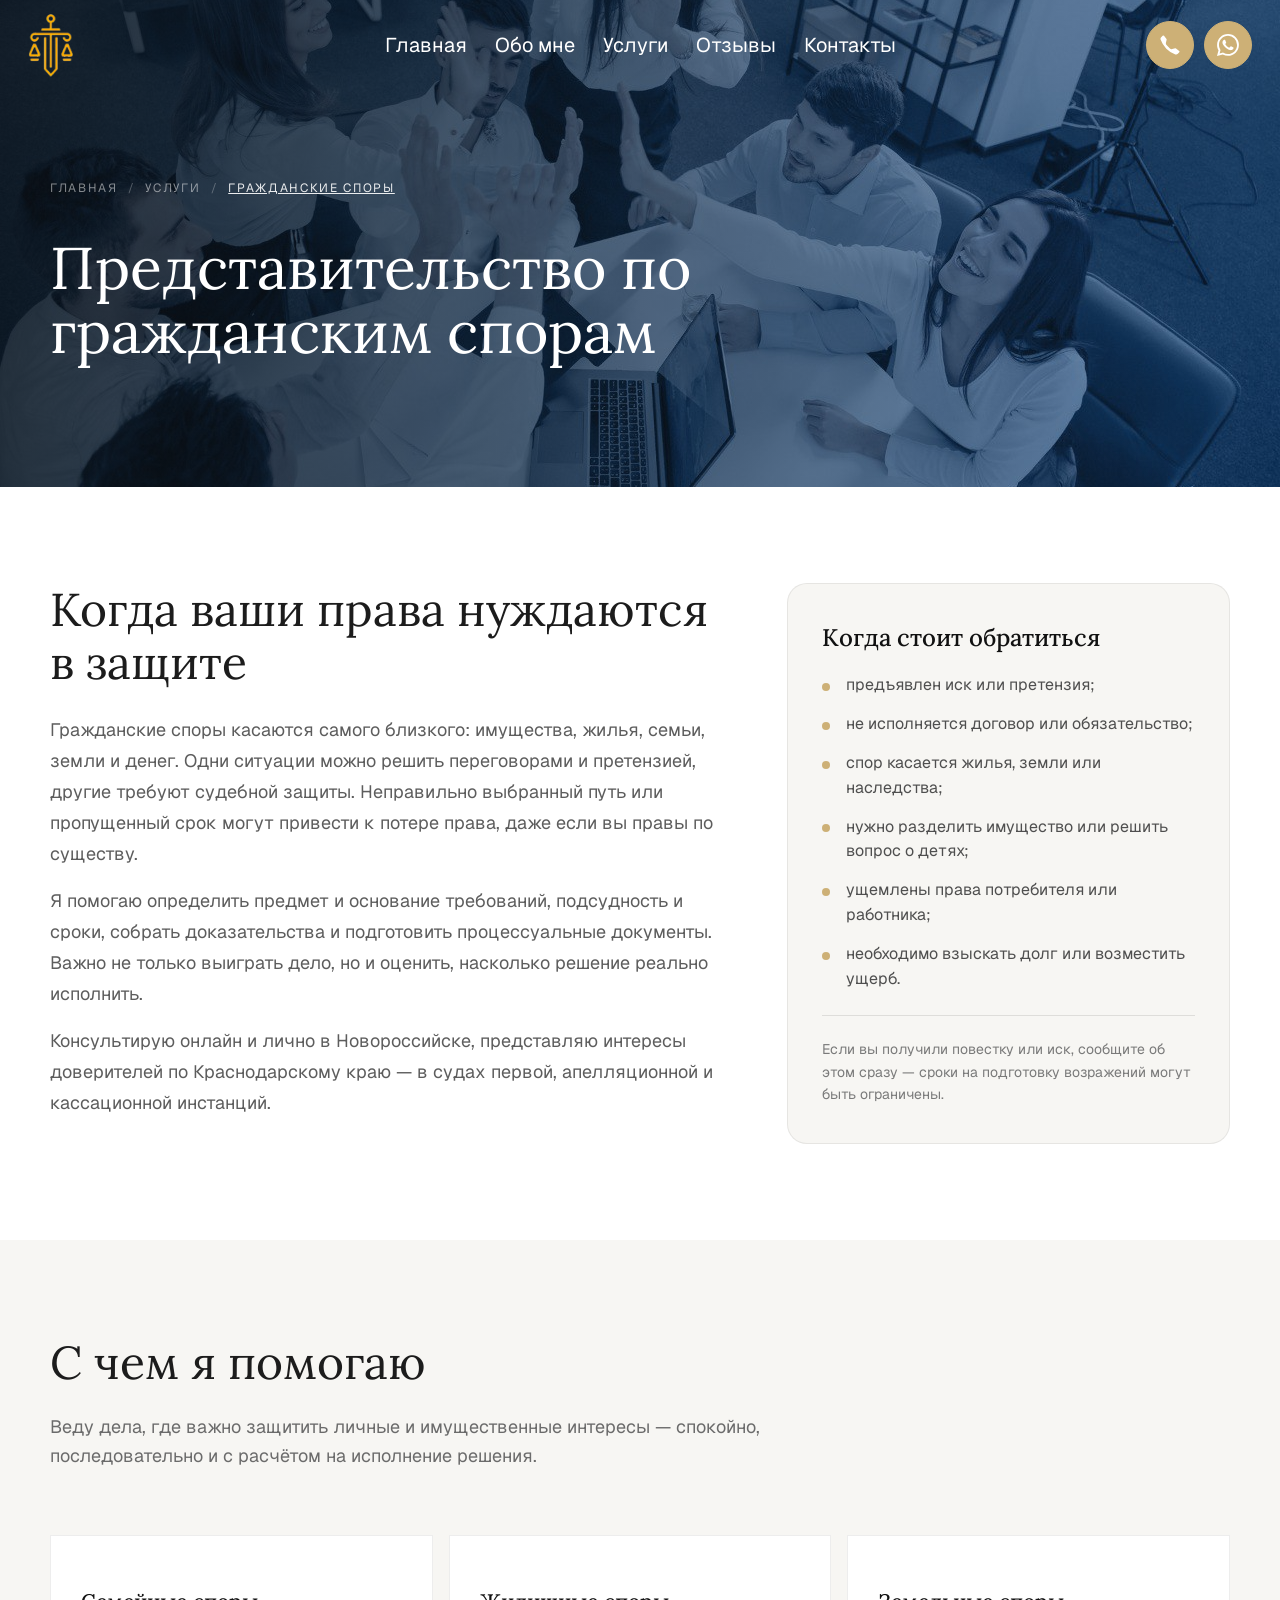
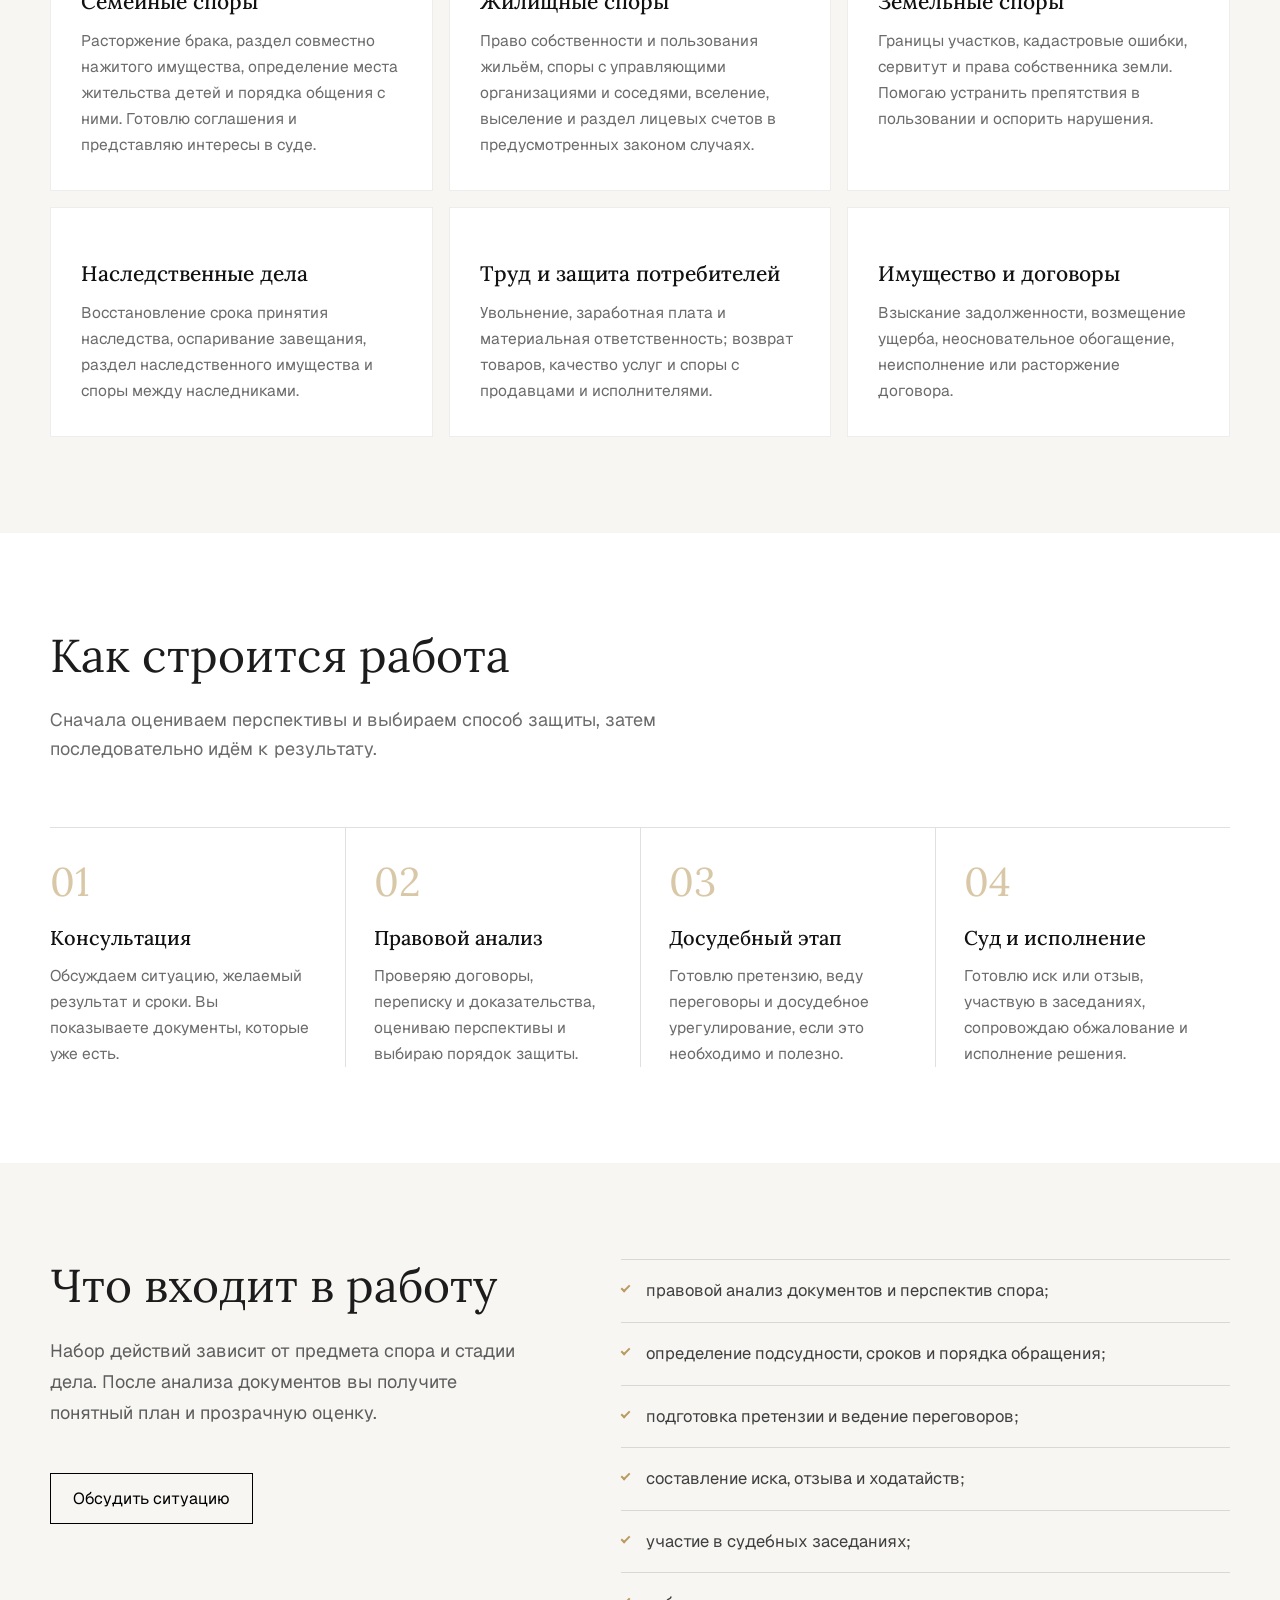
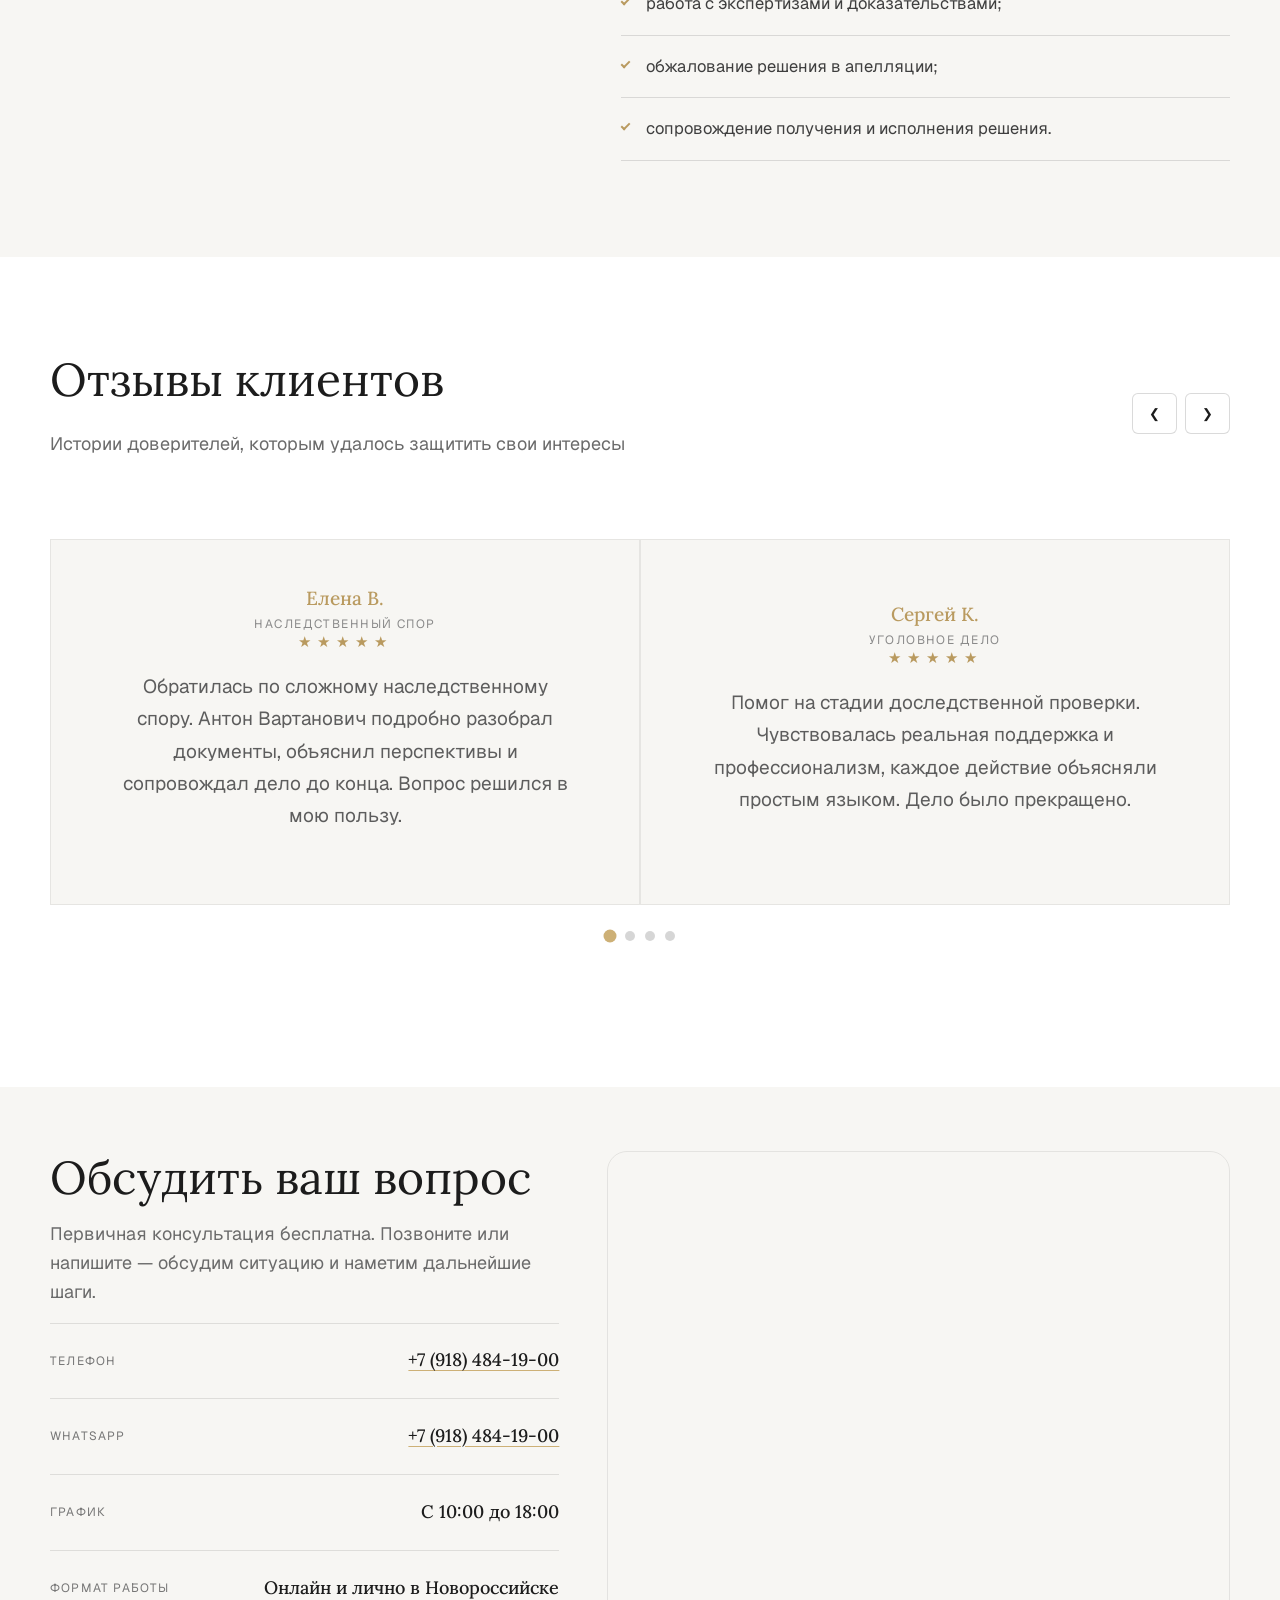
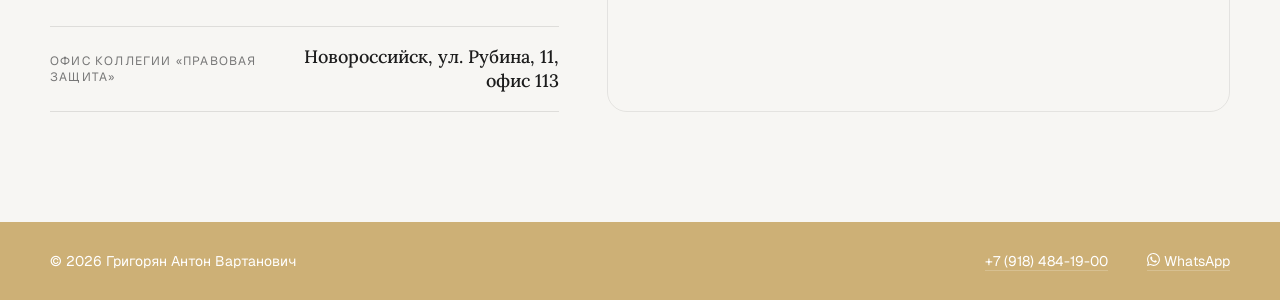
<file: civil.html>
<!doctype html>
<html lang="ru">
  <head>
    <meta charset="UTF-8" />
    <meta name="viewport" content="width=device-width, initial-scale=1.0" />
    <title>Гражданские споры | Адвокат Антон Григорян</title>
    <meta
      name="description"
      content="Адвокат по гражданским спорам в Новороссийске: семейные, жилищные, земельные, наследственные и трудовые дела, взыскание задолженности и защита прав потребителей."
    />
    <link rel="icon" type="image/png" href="./img/logo/logo.png" />
    <link rel="stylesheet" href="./style.css" />
    <link rel="preconnect" href="https://fonts.googleapis.com" />
    <link rel="preconnect" href="https://fonts.gstatic.com" crossorigin />
    <link
      href="https://fonts.googleapis.com/css2?family=Geist:wght@100..900&family=Lora:ital,wght@0,400..700;1,400..700&display=swap"
      rel="stylesheet"
    />
  </head>
  <body class="service-page">
    <header class="header">
      <div class="header__logo">
        <a href="./index.html" aria-label="На главную">
          <img src="./img/logo/logo.png" alt="" width="45" />
        </a>
      </div>
      <div class="header__contacts">
        <a class="contact-btn" href="tel:+79184841900" aria-label="Позвонить">
          <svg xmlns="http://www.w3.org/2000/svg" width="22" height="22" fill="currentColor" viewBox="0 0 16 16" aria-hidden="true">
            <path d="M3.654 1.328a.678.678 0 0 0-1.015-.063L1.605 2.3c-.483.484-.661 1.169-.45 1.77a17.6 17.6 0 0 0 4.168 6.608 17.6 17.6 0 0 0 6.608 4.168c.601.211 1.286.033 1.77-.45l1.034-1.034a.678.678 0 0 0-.063-1.015l-2.307-1.794a.68.68 0 0 0-.58-.122l-2.19.547a1.75 1.75 0 0 1-1.657-.459L5.482 8.062a1.75 1.75 0 0 1-.46-1.657l.548-2.19a.68.68 0 0 0-.122-.58z" />
          </svg>
        </a>
        <a class="contact-btn" href="https://wa.me/79184841900" target="_blank" rel="noopener noreferrer" aria-label="Написать в WhatsApp">
          <svg xmlns="http://www.w3.org/2000/svg" width="22" height="22" fill="currentColor" viewBox="0 0 16 16" aria-hidden="true">
            <path d="M13.601 2.326A7.85 7.85 0 0 0 7.994 0C3.627 0 .068 3.558.064 7.926c0 1.399.366 2.76 1.057 3.965L0 16l4.204-1.102a7.9 7.9 0 0 0 3.79.965h.004c4.368 0 7.926-3.558 7.93-7.93A7.9 7.9 0 0 0 13.6 2.326zM7.994 14.521a6.6 6.6 0 0 1-3.356-.92l-.24-.144-2.494.654.666-2.433-.156-.251a6.56 6.56 0 0 1-1.007-3.505c0-3.626 2.957-6.584 6.591-6.584a6.56 6.56 0 0 1 4.66 1.931 6.56 6.56 0 0 1 1.928 4.66c-.004 3.639-2.961 6.592-6.592 6.592m3.615-4.934c-.197-.099-1.17-.578-1.353-.646-.182-.065-.315-.099-.445.099-.133.197-.513.646-.627.775-.114.133-.232.148-.43.05-.197-.1-.836-.308-1.592-.985-.59-.525-.985-1.175-1.103-1.372-.114-.198-.011-.304.088-.403.087-.088.197-.232.296-.346.1-.114.133-.198.198-.33.065-.134.034-.248-.015-.347-.05-.099-.445-1.076-.612-1.47-.16-.389-.323-.335-.445-.34-.114-.007-.247-.007-.38-.007a.73.73 0 0 0-.529.247c-.182.198-.691.677-.691 1.654s.71 1.916.81 2.049c.098.133 1.394 2.132 3.383 2.992.47.205.84.326 1.129.418.475.152.904.129 1.246.08.38-.058 1.171-.48 1.338-.943.164-.464.164-.86.114-.943-.049-.084-.182-.133-.38-.232" />
          </svg>
        </a>
      </div>
      <div class="header__nav-wrap">
        <nav class="header__nav" aria-label="Основная навигация">
          <a href="./index.html">Главная</a>
          <a href="./about.html">Обо мне</a>
          <div class="header__nav-item header__nav-item--dropdown">
            <a>Услуги</a>
            <div class="header__dropdown">
              <a href="./index.html#services">Все услуги</a>
              <a href="./administrative.html">Административные дела</a>
              <a href="./criminal.html">Уголовные дела</a>
              <a href="./civil.html">Гражданские споры</a>
              <a href="./arbitration.html">Арбитражные дела</a>
            </div>
          </div>
          <a href="#reviews">Отзывы</a>
          <a href="#contacts">Контакты</a>
        </nav>
      </div>
      <button class="header__burger" type="button" aria-label="Открыть меню" aria-expanded="false" aria-controls="mobileMenu">
        <span></span>
        <span></span>
        <span></span>
      </button>
    </header>

    <div class="mobile-menu" id="mobileMenu">
      <nav class="mobile-menu__nav" aria-label="Мобильная навигация">
        <a href="./index.html">Главная</a>
        <a href="./about.html">Обо мне</a>
        <div class="mobile-menu__dropdown">
          <button class="mobile-menu__dropdown-toggle" type="button" aria-expanded="false" aria-controls="mobileServicesMenu">
            Услуги
            <svg class="mobile-menu__chevron" viewBox="0 0 24 24" width="20" height="20" fill="none" stroke="currentColor" stroke-width="1.8" stroke-linecap="round" stroke-linejoin="round" aria-hidden="true">
              <path d="m6 9 6 6 6-6" />
            </svg>
          </button>
          <div class="mobile-menu__submenu" id="mobileServicesMenu" style="border: none">
            <a href="./index.html#services">Все услуги</a>
            <a href="./administrative.html">Административные дела</a>
            <a href="./criminal.html">Уголовные дела</a>
            <a href="./civil.html">Гражданские споры</a>
            <a href="./arbitration.html">Арбитражные дела</a>
          </div>
        </div>
        <a href="#reviews">Отзывы</a>
        <a href="#contacts">Контакты</a>
      </nav>
    </div>

    <main>
      <section class="service-hero">
        <div class="service-hero__media" aria-hidden="true">
          <img src="./img/photo_52152213731426.jpg" alt="" />
        </div>
        <div class="service-hero__inner">
          <nav class="breadcrumbs" aria-label="Хлебные крошки">
            <a href="./index.html">Главная</a>
            <span class="breadcrumbs__sep">/</span>
            <a href="./index.html#services">Услуги</a>
            <span class="breadcrumbs__sep">/</span>
            <span aria-current="page" style="text-decoration: underline;">Гражданские споры</span>
          </nav>
          <h1>Представительство по гражданским спорам</h1>
        </div>
      </section>

      <section class="section service-intro">
        <div class="section__inner">
          <div class="service-intro__grid">
            <div class="service-intro__text">
              <h2>Когда ваши права нуждаются в защите</h2>
              <p class="service-lead">
                Гражданские споры касаются самого близкого: имущества, жилья,
                семьи, земли и денег. Одни ситуации можно решить переговорами и
                претензией, другие требуют судебной защиты. Неправильно выбранный
                путь или пропущенный срок могут привести к потере права, даже
                если вы правы по существу.
              </p>
              <p class="service-lead">
                Я помогаю определить предмет и основание требований, подсудность
                и сроки, собрать доказательства и подготовить процессуальные
                документы. Важно не только выиграть дело, но и оценить, насколько
                решение реально исполнить.
              </p>
              <p class="service-lead">
                Консультирую онлайн и лично в Новороссийске, представляю интересы
                доверителей по Краснодарскому краю — в судах первой, апелляционной
                и кассационной инстанций.
              </p>
            </div>
            <aside class="info-card">
              <h3>Когда стоит обратиться</h3>
              <ul>
                <li>предъявлен иск или претензия;</li>
                <li>не исполняется договор или обязательство;</li>
                <li>спор касается жилья, земли или наследства;</li>
                <li>нужно разделить имущество или решить вопрос о детях;</li>
                <li>ущемлены права потребителя или работника;</li>
                <li>необходимо взыскать долг или возместить ущерб.</li>
              </ul>
              <div class="info-card__note">
                Если вы получили повестку или иск, сообщите об этом сразу — сроки
                на подготовку возражений могут быть ограничены.
              </div>
            </aside>
          </div>
        </div>
      </section>

      <section class="section service-scope">
        <div class="section__inner">
          <div class="section__head">
            <h2>С чем я помогаю</h2>
            <p class="section__lead">
              Веду дела, где важно защитить личные и имущественные интересы —
              спокойно, последовательно и с расчётом на исполнение решения.
            </p>
          </div>
          <div class="scope-grid">
            <article class="scope-card">
              <h3>Семейные споры</h3>
              <p>
                Расторжение брака, раздел совместно нажитого имущества,
                определение места жительства детей и порядка общения с ними.
                Готовлю соглашения и представляю интересы в суде.
              </p>
            </article>
            <article class="scope-card">
              <h3>Жилищные споры</h3>
              <p>
                Право собственности и пользования жильём, споры с управляющими
                организациями и соседями, вселение, выселение и раздел лицевых
                счетов в предусмотренных законом случаях.
              </p>
            </article>
            <article class="scope-card">
              <h3>Земельные споры</h3>
              <p>
                Границы участков, кадастровые ошибки, сервитут и права
                собственника земли. Помогаю устранить препятствия в пользовании и
                оспорить нарушения.
              </p>
            </article>
            <article class="scope-card">
              <h3>Наследственные дела</h3>
              <p>
                Восстановление срока принятия наследства, оспаривание завещания,
                раздел наследственного имущества и споры между наследниками.
              </p>
            </article>
            <article class="scope-card">
              <h3>Труд и защита потребителей</h3>
              <p>
                Увольнение, заработная плата и материальная ответственность;
                возврат товаров, качество услуг и споры с продавцами и
                исполнителями.
              </p>
            </article>
            <article class="scope-card">
              <h3>Имущество и договоры</h3>
              <p>
                Взыскание задолженности, возмещение ущерба, неосновательное
                обогащение, неисполнение или расторжение договора.
              </p>
            </article>
          </div>
        </div>
      </section>

      <section class="section service-process">
        <div class="section__inner">
          <div class="section__head">
            <h2>Как строится работа</h2>
            <p class="section__lead">
              Сначала оцениваем перспективы и выбираем способ защиты, затем
              последовательно идём к результату.
            </p>
          </div>
          <ol class="process-steps">
            <li class="process-step">
              <span class="process-step__num">01</span>
              <h3>Консультация</h3>
              <p>
                Обсуждаем ситуацию, желаемый результат и сроки. Вы показываете
                документы, которые уже есть.
              </p>
            </li>
            <li class="process-step">
              <span class="process-step__num">02</span>
              <h3>Правовой анализ</h3>
              <p>
                Проверяю договоры, переписку и доказательства, оцениваю
                перспективы и выбираю порядок защиты.
              </p>
            </li>
            <li class="process-step">
              <span class="process-step__num">03</span>
              <h3>Досудебный этап</h3>
              <p>
                Готовлю претензию, веду переговоры и досудебное урегулирование,
                если это необходимо и полезно.
              </p>
            </li>
            <li class="process-step">
              <span class="process-step__num">04</span>
              <h3>Суд и исполнение</h3>
              <p>
                Готовлю иск или отзыв, участвую в заседаниях, сопровождаю
                обжалование и исполнение решения.
              </p>
            </li>
          </ol>
        </div>
      </section>

      <section class="section service-included">
        <div class="section__inner">
          <div class="included-layout">
            <div class="included-layout__head">
              <h2>Что входит в работу</h2>
              <p class="service-lead">
                Набор действий зависит от предмета спора и стадии дела. После
                анализа документов вы получите понятный план и прозрачную
                оценку.
              </p>
              <a class="hero-btn" href="https://wa.me/79184841900" target="_blank" rel="noopener noreferrer">
                <span>Обсудить ситуацию</span>
              </a>
            </div>
            <ul class="included-list">
              <li>правовой анализ документов и перспектив спора;</li>
              <li>определение подсудности, сроков и порядка обращения;</li>
              <li>подготовка претензии и ведение переговоров;</li>
              <li>составление иска, отзыва и ходатайств;</li>
              <li>участие в судебных заседаниях;</li>
              <li>работа с экспертизами и доказательствами;</li>
              <li>обжалование решения в апелляции;</li>
              <li>сопровождение получения и исполнения решения.</li>
            </ul>
          </div>
        </div>
      </section>

      
    <section class="section reviews" id="reviews">
      <div class="section__inner" data-reviews-carousel data-autoplay="5000">
        <div class="section__head">
          <h2>Отзывы клиентов</h2>
          <p class="section__lead">
            Истории доверителей, которым удалось защитить свои интересы
          </p>
          <div class="reviews__nav">
            <button
              class="reviews__arrow reviews__arrow--prev"
              type="button"
              aria-label="Предыдущий отзыв"
            >
              &#10094;
            </button>
            <button
              class="reviews__arrow reviews__arrow--next"
              type="button"
              aria-label="Следующий отзыв"
            >
              &#10095;
            </button>
          </div>
        </div>

        <div class="reviews__carousel">
          <div class="reviews__viewport">
            <div class="reviews__track">
              <article class="review">
                <div class="review__author">
                  <strong>Елена В.</strong>
                  <span>Наследственный спор</span>
                </div>
                <div class="review__stars" aria-label="Оценка 5 из 5">
                  ★★★★★
                </div>
                <p class="review__text">
                  Обратилась по сложному наследственному спору. Антон Вартанович
                  подробно разобрал документы, объяснил перспективы и сопровождал
                  дело до конца. Вопрос решился в мою пользу.
                </p>
              </article>

              <article class="review">
                <div class="review__author">
                  <strong>Сергей К.</strong>
                  <span>Уголовное дело</span>
                </div>
                <div class="review__stars" aria-label="Оценка 5 из 5">
                  ★★★★★
                </div>
                <p class="review__text">
                  Помог на стадии доследственной проверки. Чувствовалась реальная
                  поддержка и профессионализм, каждое действие объясняли простым
                  языком. Дело было прекращено.
                </p>
              </article>

              <article class="review">
                <div class="review__author">
                  <strong>Марина Т.</strong>
                  <span>Административное дело</span>
                </div>
                <div class="review__stars" aria-label="Оценка 5 из 5">
                  ★★★★★
                </div>
                <p class="review__text">
                  После ДТП не знала, с чего начать. Мне помогли обжаловать
                  постановление и добиться справедливого решения. Отдельное
                  спасибо за терпение и внимание к деталям.
                </p>
              </article>

              <article class="review">
                 <div class="review__author">
                  <strong>Андрей П.</strong>
                  <span>Трудовой спор</span>
                </div>
                <div class="review__stars" aria-label="Оценка 5 из 5">
                  ★★★★★
                </div>
                <p class="review__text">
                  Защищал мои интересы в трудовом споре с работодателем. Всё
                  прошло спокойно и профессионально, условия договора были
                  понятными. Результатом полностью доволен.
                </p>
              </article>

              <article class="review">
                <div class="review__author">
                  <strong>Ирина и Дмитрий</strong>
                  <span>Недвижимость</span>
                </div>
                <div class="review__stars" aria-label="Оценка 5 из 5">
                  ★★★★★
                </div>
                <p class="review__text">
                  Сопровождал сделку с недвижимостью и помог избежать серьёзных
                  рисков. Отличный специалист, к которому хочется возвращаться
                  снова.
                </p>
              </article>
            </div>
          </div>

          <div class="reviews__dots">
            <button
              class="reviews__dot is-active"
              type="button"
              aria-label="Отзыв 1"
            ></button>
            <button
              class="reviews__dot"
              type="button"
              aria-label="Отзыв 2"
            ></button>
            <button
              class="reviews__dot"
              type="button"
              aria-label="Отзыв 3"
            ></button>
            <button
              class="reviews__dot"
              type="button"
              aria-label="Отзыв 4"
            ></button>
            <button
              class="reviews__dot"
              type="button"
              aria-label="Отзыв 5"
            ></button>
          </div>
        </div>
      </div>
    </section>

      <section class="section service-contact" style="margin-top: 50px;">
        <div class="section__inner">
          <section class="about-contact" id="contacts">
            <div class="about-contact__info">
              <h2>Обсудить ваш вопрос</h2>
              <p class="about-contact__intro">
                Первичная консультация бесплатна. Позвоните или напишите —
                обсудим ситуацию и наметим дальнейшие шаги.
              </p>
              <div class="about-contact__items">
                <div class="about-contact__item">
                  <span>Телефон</span>
                  <a href="tel:+79184841900">+7 (918) 484-19-00</a>
                </div>
                <div class="about-contact__item">
                  <span>WhatsApp</span>
                  <a href="https://wa.me/79184841900" target="_blank" rel="noopener noreferrer">+7 (918) 484-19-00</a>
                </div>
                <div class="about-contact__item">
                  <span>График</span>
                  <strong>С 10:00 до 18:00</strong>
                </div>
                <div class="about-contact__item">
                  <span>Формат работы</span>
                  <strong>Онлайн и лично в Новороссийске</strong>
                </div>
                <div class="about-contact__item">
                  <span>Офис коллегии «Правовая защита»</span>
                  <strong>Новороссийск, ул. Рубина, 11, офис 113</strong>
                </div>
              </div>
            </div>
            <div class="about-contact__map">
              <div class="map">
                <iframe
                  class="map__frame"
                  src="https://yandex.ru/map-widget/v1/?ll=37.772415%2C44.719044&z=17&pt=37.772415%2C44.719044%2Cpm2rdm"
                  width="100%"
                  height="100%"
                  style="border: 0"
                  allowfullscreen
                  loading="lazy"
                  title="Офис Антона Григоряна — Новороссийск, ул. Рубина, 11, офис 113"
                ></iframe>
              </div>
            </div>
          </section>
        </div>
      </section>
    </main>

    <footer class="footer">
      <div class="footer__inner">
        <span>© 2026 Григорян Антон Вартанович</span>
        <div>
          <a href="tel:+79184841900">+7 (918) 484-19-00</a>
          <a href="https://wa.me/79184841900" style="margin-left: 35px"
            ><svg
              xmlns="http://www.w3.org/2000/svg"
              width="13"
              height="13"
              fill="currentColor"
              viewBox="0 0 16 16"
              aria-hidden="true"
            >
              <path
                d="M13.601 2.326A7.85 7.85 0 0 0 7.994 0C3.627 0 .068 3.558.064 7.926c0 1.399.366 2.76 1.057 3.965L0 16l4.204-1.102a7.9 7.9 0 0 0 3.79.965h.004c4.368 0 7.926-3.558 7.93-7.93A7.9 7.9 0 0 0 13.6 2.326zM7.994 14.521a6.6 6.6 0 0 1-3.356-.92l-.24-.144-2.494.654.666-2.433-.156-.251a6.56 6.56 0 0 1-1.007-3.505c0-3.626 2.957-6.584 6.591-6.584a6.56 6.56 0 0 1 4.66 1.931 6.56 6.56 0 0 1 1.928 4.66c-.004 3.639-2.961 6.592-6.592 6.592m3.615-4.934c-.197-.099-1.17-.578-1.353-.646-.182-.065-.315-.099-.445.099-.133.197-.513.646-.627.775-.114.133-.232.148-.43.05-.197-.1-.836-.308-1.592-.985-.59-.525-.985-1.175-1.103-1.372-.114-.198-.011-.304.088-.403.087-.088.197-.232.296-.346.1-.114.133-.198.198-.33.065-.134.034-.248-.015-.347-.05-.099-.445-1.076-.612-1.47-.16-.389-.323-.335-.445-.34-.114-.007-.247-.007-.38-.007a.73.73 0 0 0-.529.247c-.182.198-.691.677-.691 1.654s.71 1.916.81 2.049c.098.133 1.394 2.132 3.383 2.992.47.205.84.326 1.129.418.475.152.904.129 1.246.08.38-.058 1.171-.48 1.338-.943.164-.464.164-.86.114-.943-.049-.084-.182-.133-.38-.232"
              />
            </svg>
            WhatsApp</a>
        </div>
      </div>
    </footer>
    <a class="to-top" href="#" aria-label="Наверх" title="Наверх">
      <svg viewBox="0 0 24 24" width="22" height="22" fill="none" stroke="currentColor" stroke-width="1.8" stroke-linecap="round" stroke-linejoin="round" aria-hidden="true">
        <path d="M12 19V5M5 12l7-7 7 7" />
      </svg>
    </a>
    <script src="./script.js"></script>
  </body>
</html>
</file>
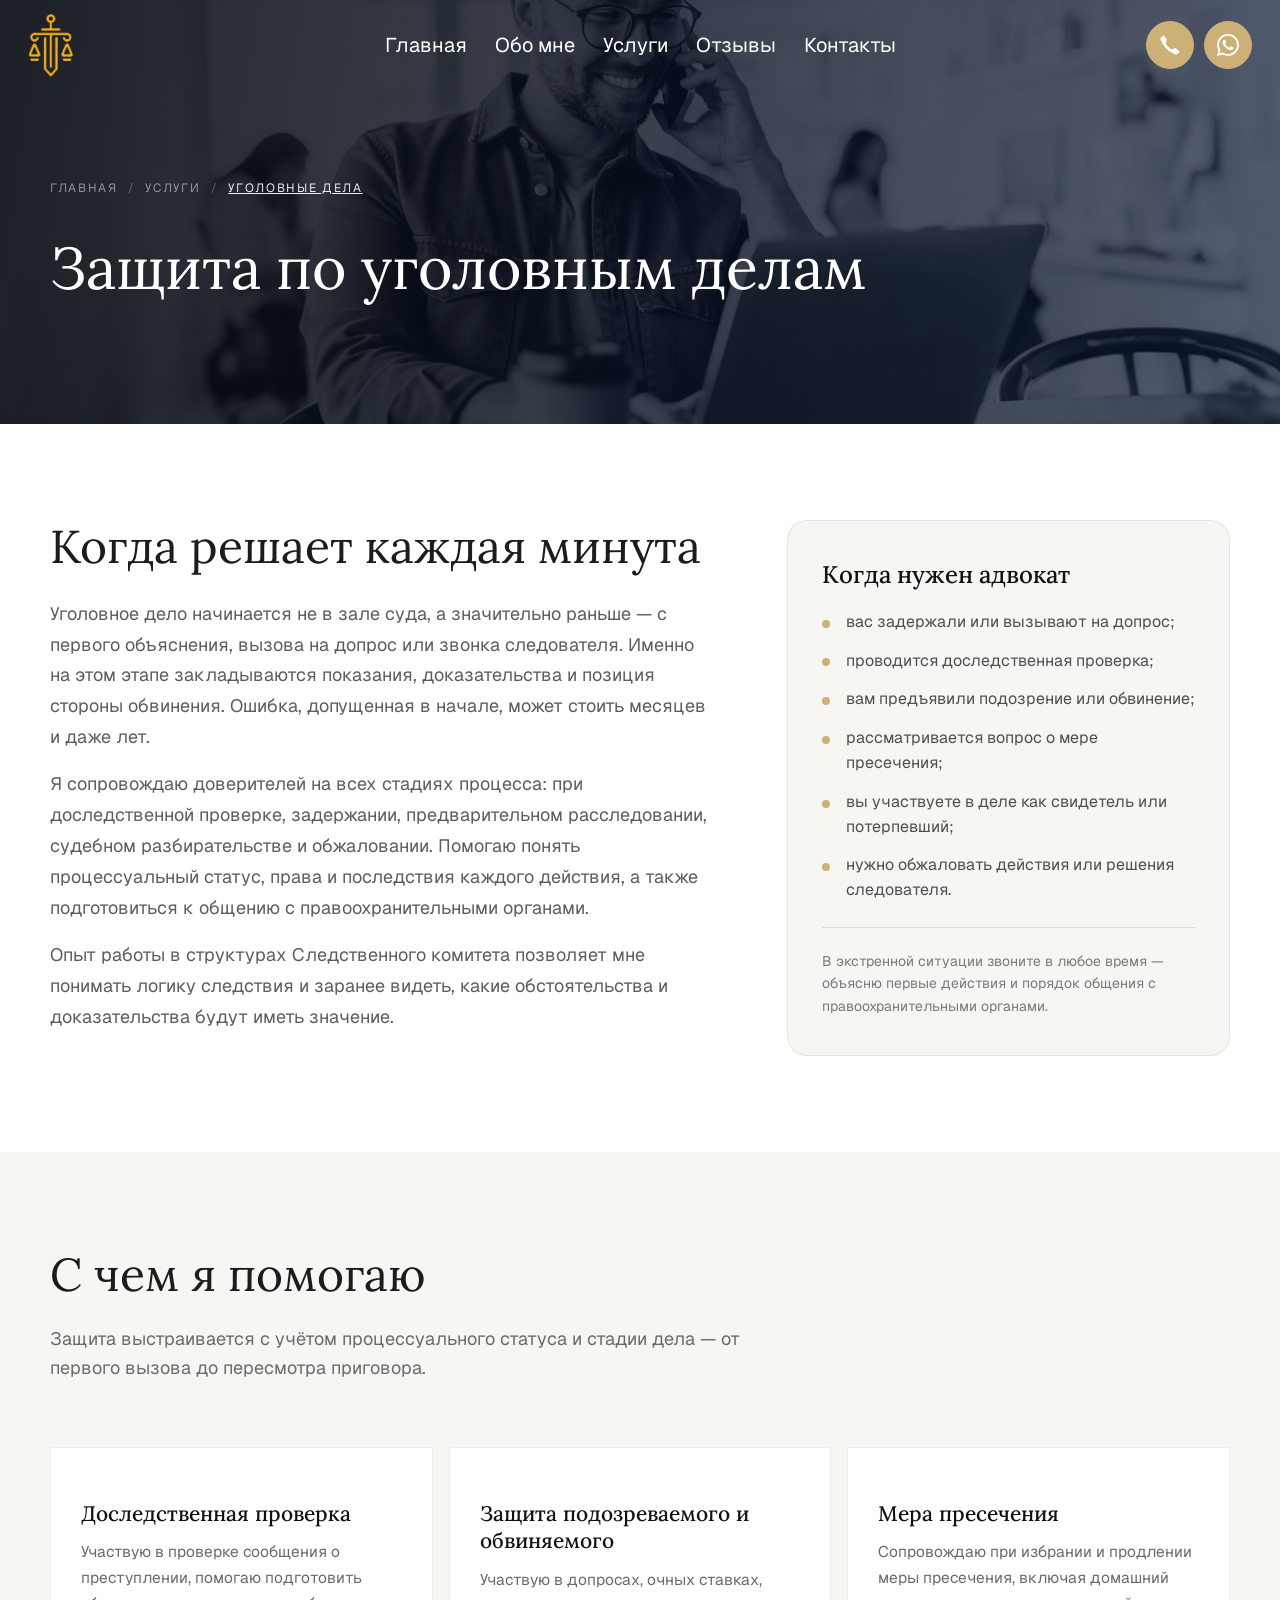
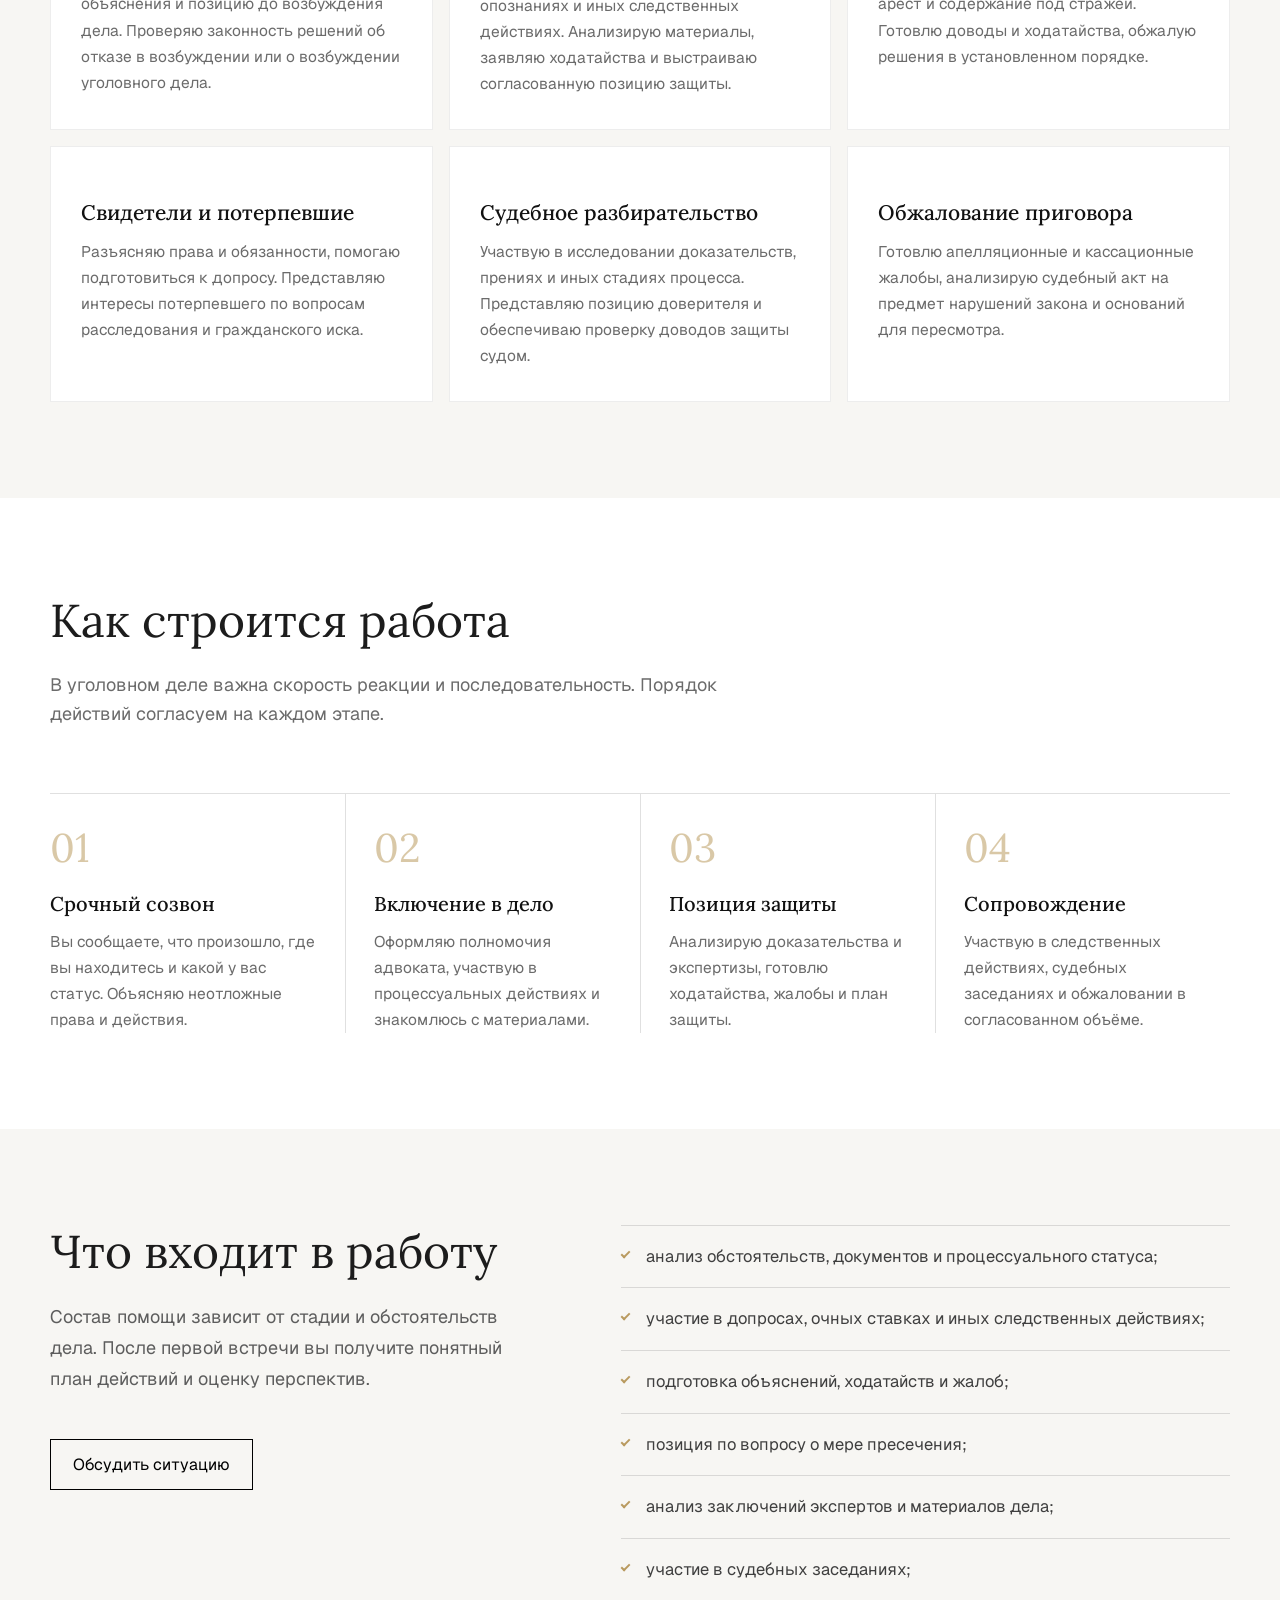
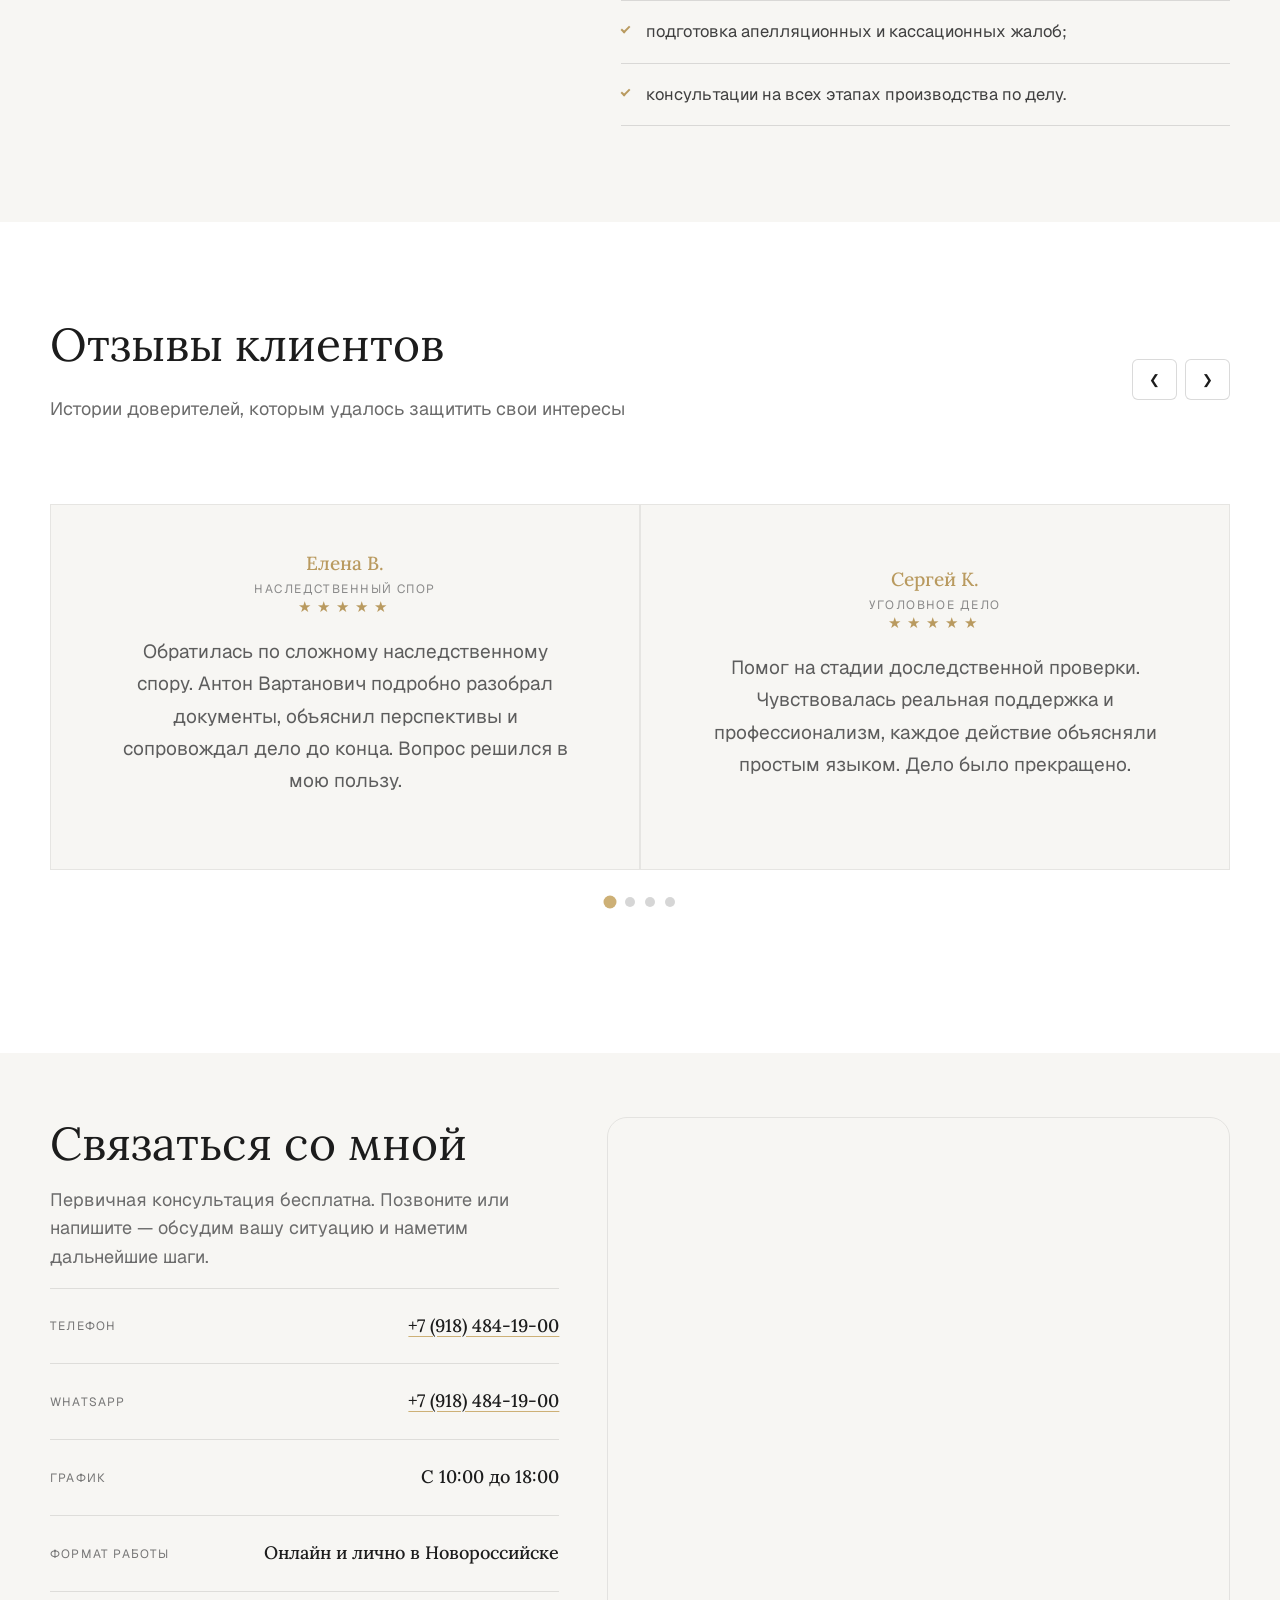
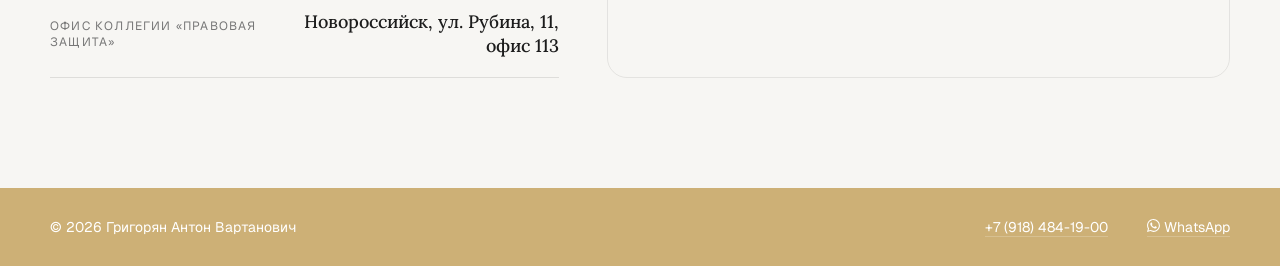
<file: criminal.html>
<!doctype html>
<html lang="ru">
  <head>
    <meta charset="UTF-8" />
    <meta name="viewport" content="width=device-width, initial-scale=1.0" />
    <title>Уголовные дела | Адвокат Антон Григорян</title>
    <meta
      name="description"
      content="Адвокат по уголовным делам в Новороссийске: защита на доследственной проверке, при задержании, в ходе предварительного расследования, суде и обжаловании приговора."
    />
    <link rel="icon" type="image/png" href="./img/logo/logo.png" />
    <link rel="stylesheet" href="./style.css" />
    <link rel="preconnect" href="https://fonts.googleapis.com" />
    <link rel="preconnect" href="https://fonts.gstatic.com" crossorigin />
    <link
      href="https://fonts.googleapis.com/css2?family=Geist:wght@100..900&family=Lora:ital,wght@0,400..700;1,400..700&display=swap"
      rel="stylesheet"
    />
  </head>
  <body class="service-page">
    <header class="header">
      <div class="header__logo">
        <a href="./index.html" aria-label="На главную">
          <img src="./img/logo/logo.png" alt="" width="45" />
        </a>
      </div>
      <div class="header__contacts">
        <a class="contact-btn" href="tel:+79184841900" aria-label="Позвонить">
          <svg xmlns="http://www.w3.org/2000/svg" width="22" height="22" fill="currentColor" viewBox="0 0 16 16" aria-hidden="true">
            <path d="M3.654 1.328a.678.678 0 0 0-1.015-.063L1.605 2.3c-.483.484-.661 1.169-.45 1.77a17.6 17.6 0 0 0 4.168 6.608 17.6 17.6 0 0 0 6.608 4.168c.601.211 1.286.033 1.77-.45l1.034-1.034a.678.678 0 0 0-.063-1.015l-2.307-1.794a.68.68 0 0 0-.58-.122l-2.19.547a1.75 1.75 0 0 1-1.657-.459L5.482 8.062a1.75 1.75 0 0 1-.46-1.657l.548-2.19a.68.68 0 0 0-.122-.58z" />
          </svg>
        </a>
        <a class="contact-btn" href="https://wa.me/79184841900" target="_blank" rel="noopener noreferrer" aria-label="Написать в WhatsApp">
          <svg xmlns="http://www.w3.org/2000/svg" width="22" height="22" fill="currentColor" viewBox="0 0 16 16" aria-hidden="true">
            <path d="M13.601 2.326A7.85 7.85 0 0 0 7.994 0C3.627 0 .068 3.558.064 7.926c0 1.399.366 2.76 1.057 3.965L0 16l4.204-1.102a7.9 7.9 0 0 0 3.79.965h.004c4.368 0 7.926-3.558 7.93-7.93A7.9 7.9 0 0 0 13.6 2.326zM7.994 14.521a6.6 6.6 0 0 1-3.356-.92l-.24-.144-2.494.654.666-2.433-.156-.251a6.56 6.56 0 0 1-1.007-3.505c0-3.626 2.957-6.584 6.591-6.584a6.56 6.56 0 0 1 4.66 1.931 6.56 6.56 0 0 1 1.928 4.66c-.004 3.639-2.961 6.592-6.592 6.592m3.615-4.934c-.197-.099-1.17-.578-1.353-.646-.182-.065-.315-.099-.445.099-.133.197-.513.646-.627.775-.114.133-.232.148-.43.05-.197-.1-.836-.308-1.592-.985-.59-.525-.985-1.175-1.103-1.372-.114-.198-.011-.304.088-.403.087-.088.197-.232.296-.346.1-.114.133-.198.198-.33.065-.134.034-.248-.015-.347-.05-.099-.445-1.076-.612-1.47-.16-.389-.323-.335-.445-.34-.114-.007-.247-.007-.38-.007a.73.73 0 0 0-.529.247c-.182.198-.691.677-.691 1.654s.71 1.916.81 2.049c.098.133 1.394 2.132 3.383 2.992.47.205.84.326 1.129.418.475.152.904.129 1.246.08.38-.058 1.171-.48 1.338-.943.164-.464.164-.86.114-.943-.049-.084-.182-.133-.38-.232" />
          </svg>
        </a>
      </div>
      <div class="header__nav-wrap">
        <nav class="header__nav" aria-label="Основная навигация">
          <a href="./index.html">Главная</a>
          <a href="./about.html">Обо мне</a>
          <div class="header__nav-item header__nav-item--dropdown">
            <a>Услуги</a>
            <div class="header__dropdown">
              <a href="./index.html#services">Все услуги</a>
              <a href="./administrative.html">Административные дела</a>
              <a href="./criminal.html">Уголовные дела</a>
              <a href="./civil.html">Гражданские споры</a>
              <a href="./arbitration.html">Арбитражные дела</a>
            </div>
          </div>
          <a href="#reviews">Отзывы</a>
          <a href="#contacts">Контакты</a>
        </nav>
      </div>
      <button class="header__burger" type="button" aria-label="Открыть меню" aria-expanded="false" aria-controls="mobileMenu">
        <span></span>
        <span></span>
        <span></span>
      </button>
    </header>

    <div class="mobile-menu" id="mobileMenu">
      <nav class="mobile-menu__nav" aria-label="Мобильная навигация">
        <a href="./index.html">Главная</a>
        <a href="./about.html">Обо мне</a>
        <div class="mobile-menu__dropdown">
          <button class="mobile-menu__dropdown-toggle" type="button" aria-expanded="false" aria-controls="mobileServicesMenu">
            Услуги
            <svg class="mobile-menu__chevron" viewBox="0 0 24 24" width="20" height="20" fill="none" stroke="currentColor" stroke-width="1.8" stroke-linecap="round" stroke-linejoin="round" aria-hidden="true">
              <path d="m6 9 6 6 6-6" />
            </svg>
          </button>
          <div class="mobile-menu__submenu" id="mobileServicesMenu" style="border: none">
            <a href="./index.html#services">Все услуги</a>
            <a href="./administrative.html">Административные дела</a>
            <a href="./criminal.html">Уголовные дела</a>
            <a href="./civil.html">Гражданские споры</a>
            <a href="./arbitration.html">Арбитражные дела</a>
          </div>
        </div>
        <a href="#reviews">Отзывы</a>
        <a href="#contacts">Контакты</a>
      </nav>
    </div>

    <main>
      <section class="service-hero">
        <div class="service-hero__media" aria-hidden="true">
          <img src="./img/up-hr3.webp" alt="" />
        </div>
        <div class="service-hero__inner">
          <nav class="breadcrumbs" aria-label="Хлебные крошки">
            <a href="./index.html">Главная</a>
            <span class="breadcrumbs__sep">/</span>
            <a href="./index.html#services">Услуги</a>
            <span class="breadcrumbs__sep">/</span>
            <span aria-current="page" style="text-decoration: underline;">Уголовные дела</span>
          </nav>
          <h1>Защита по уголовным делам</h1>
        </div>
      </section>

      <section class="section service-intro">
        <div class="section__inner">
          <div class="service-intro__grid">
            <div class="service-intro__text">
              <h2>Когда решает каждая минута</h2>
              <p class="service-lead">
                Уголовное дело начинается не в зале суда, а значительно раньше —
                с первого объяснения, вызова на допрос или звонка следователя.
                Именно на этом этапе закладываются показания, доказательства и
                позиция стороны обвинения. Ошибка, допущенная в начале, может
                стоить месяцев и даже лет.
              </p>
              <p class="service-lead">
                Я сопровождаю доверителей на всех стадиях процесса: при
                доследственной проверке, задержании, предварительном
                расследовании, судебном разбирательстве и обжаловании. Помогаю
                понять процессуальный статус, права и последствия каждого
                действия, а также подготовиться к общению с правоохранительными
                органами.
              </p>
              <p class="service-lead">
                Опыт работы в структурах Следственного комитета позволяет мне
                понимать логику следствия и заранее видеть, какие обстоятельства
                и доказательства будут иметь значение.
              </p>
            </div>
            <aside class="info-card">
              <h3>Когда нужен адвокат</h3>
              <ul>
                <li>вас задержали или вызывают на допрос;</li>
                <li>проводится доследственная проверка;</li>
                <li>вам предъявили подозрение или обвинение;</li>
                <li>рассматривается вопрос о мере пресечения;</li>
                <li>вы участвуете в деле как свидетель или потерпевший;</li>
                <li>нужно обжаловать действия или решения следователя.</li>
              </ul>
              <div class="info-card__note">
                В экстренной ситуации звоните в любое время — объясню первые
                действия и порядок общения с правоохранительными органами.
              </div>
            </aside>
          </div>
      </section>

      <section class="section service-scope">
        <div class="section__inner">
          <div class="section__head">
            <h2>С чем я помогаю</h2>
            <p class="section__lead">
              Защита выстраивается с учётом процессуального статуса и стадии
              дела — от первого вызова до пересмотра приговора.
            </p>
          </div>
          <div class="scope-grid">
            <article class="scope-card">
              <h3>Доследственная проверка</h3>
              <p>
                Участвую в проверке сообщения о преступлении, помогаю подготовить
                объяснения и позицию до возбуждения дела. Проверяю законность
                решений об отказе в возбуждении или о возбуждении уголовного
                дела.
              </p>
            </article>
            <article class="scope-card">
              <h3>Защита подозреваемого и обвиняемого</h3>
              <p>
                Участвую в допросах, очных ставках, опознаниях и иных следственных
                действиях. Анализирую материалы, заявляю ходатайства и выстраиваю
                согласованную позицию защиты.
              </p>
            </article>
            <article class="scope-card">
              <h3>Мера пресечения</h3>
              <p>
                Сопровождаю при избрании и продлении меры пресечения, включая
                домашний арест и содержание под стражей. Готовлю доводы и
                ходатайства, обжалую решения в установленном порядке.
              </p>
            </article>
            <article class="scope-card">
              <h3>Свидетели и потерпевшие</h3>
              <p>
                Разъясняю права и обязанности, помогаю подготовиться к допросу.
                Представляю интересы потерпевшего по вопросам расследования и
                гражданского иска.
              </p>
            </article>
            <article class="scope-card">
              <h3>Судебное разбирательство</h3>
              <p>
                Участвую в исследовании доказательств, прениях и иных стадиях
                процесса. Представляю позицию доверителя и обеспечиваю проверку
                доводов защиты судом.
              </p>
            </article>
            <article class="scope-card">
              <h3>Обжалование приговора</h3>
              <p>
                Готовлю апелляционные и кассационные жалобы, анализирую судебный
                акт на предмет нарушений закона и оснований для пересмотра.
              </p>
            </article>
          </div>
        </div>
      </section>

      <section class="section service-process">
        <div class="section__inner">
          <div class="section__head">
            <h2>Как строится работа</h2>
            <p class="section__lead">
              В уголовном деле важна скорость реакции и последовательность.
              Порядок действий согласуем на каждом этапе.
            </p>
          </div>
          <ol class="process-steps">
            <li class="process-step">
              <span class="process-step__num">01</span>
              <h3>Срочный созвон</h3>
              <p>
                Вы сообщаете, что произошло, где вы находитесь и какой у вас
                статус. Объясняю неотложные права и действия.
              </p>
            </li>
            <li class="process-step">
              <span class="process-step__num">02</span>
              <h3>Включение в дело</h3>
              <p>
                Оформляю полномочия адвоката, участвую в процессуальных действиях
                и знакомлюсь с материалами.
              </p>
            </li>
            <li class="process-step">
              <span class="process-step__num">03</span>
              <h3>Позиция защиты</h3>
              <p>
                Анализирую доказательства и экспертизы, готовлю ходатайства,
                жалобы и план защиты.
              </p>
            </li>
            <li class="process-step">
              <span class="process-step__num">04</span>
              <h3>Сопровождение</h3>
              <p>
                Участвую в следственных действиях, судебных заседаниях и
                обжаловании в согласованном объёме.
              </p>
            </li>
          </ol>
        </div>
      </section>

      <section class="section service-included">
        <div class="section__inner">
          <div class="included-layout">
            <div class="included-layout__head">
              <h2>Что входит в работу</h2>
              <p class="service-lead">
                Состав помощи зависит от стадии и обстоятельств дела. После
                первой встречи вы получите понятный план действий и оценку
                перспектив.
              </p>
              <a class="hero-btn" href="https://wa.me/79184841900" target="_blank" rel="noopener noreferrer">
                <span>Обсудить ситуацию</span>
              </a>
            </div>
            <ul class="included-list">
              <li>анализ обстоятельств, документов и процессуального статуса;</li>
              <li>участие в допросах, очных ставках и иных следственных действиях;</li>
              <li>подготовка объяснений, ходатайств и жалоб;</li>
              <li>позиция по вопросу о мере пресечения;</li>
              <li>анализ заключений экспертов и материалов дела;</li>
              <li>участие в судебных заседаниях;</li>
              <li>подготовка апелляционных и кассационных жалоб;</li>
              <li>консультации на всех этапах производства по делу.</li>
            </ul>
          </div>
        </div>
      </section>


    <section class="section reviews" id="reviews">
      <div class="section__inner" data-reviews-carousel data-autoplay="5000">
        <div class="section__head">
          <h2>Отзывы клиентов</h2>
          <p class="section__lead">
            Истории доверителей, которым удалось защитить свои интересы
          </p>
          <div class="reviews__nav">
            <button
              class="reviews__arrow reviews__arrow--prev"
              type="button"
              aria-label="Предыдущий отзыв"
            >
              &#10094;
            </button>
            <button
              class="reviews__arrow reviews__arrow--next"
              type="button"
              aria-label="Следующий отзыв"
            >
              &#10095;
            </button>
          </div>
        </div>

        <div class="reviews__carousel">
          <div class="reviews__viewport">
            <div class="reviews__track">
              <article class="review">
                <div class="review__author">
                  <strong>Елена В.</strong>
                  <span>Наследственный спор</span>
                </div>
                <div class="review__stars" aria-label="Оценка 5 из 5">
                  ★★★★★
                </div>
                <p class="review__text">
                  Обратилась по сложному наследственному спору. Антон Вартанович
                  подробно разобрал документы, объяснил перспективы и сопровождал
                  дело до конца. Вопрос решился в мою пользу.
                </p>
              </article>

              <article class="review">
                <div class="review__author">
                  <strong>Сергей К.</strong>
                  <span>Уголовное дело</span>
                </div>
                <div class="review__stars" aria-label="Оценка 5 из 5">
                  ★★★★★
                </div>
                <p class="review__text">
                  Помог на стадии доследственной проверки. Чувствовалась реальная
                  поддержка и профессионализм, каждое действие объясняли простым
                  языком. Дело было прекращено.
                </p>
              </article>

              <article class="review">
                <div class="review__author">
                  <strong>Марина Т.</strong>
                  <span>Административное дело</span>
                </div>
                <div class="review__stars" aria-label="Оценка 5 из 5">
                  ★★★★★
                </div>
                <p class="review__text">
                  После ДТП не знала, с чего начать. Мне помогли обжаловать
                  постановление и добиться справедливого решения. Отдельное
                  спасибо за терпение и внимание к деталям.
                </p>
              </article>

              <article class="review">
                 <div class="review__author">
                  <strong>Андрей П.</strong>
                  <span>Трудовой спор</span>
                </div>
                <div class="review__stars" aria-label="Оценка 5 из 5">
                  ★★★★★
                </div>
                <p class="review__text">
                  Защищал мои интересы в трудовом споре с работодателем. Всё
                  прошло спокойно и профессионально, условия договора были
                  понятными. Результатом полностью доволен.
                </p>
              </article>

              <article class="review">
                <div class="review__author">
                  <strong>Ирина и Дмитрий</strong>
                  <span>Недвижимость</span>
                </div>
                <div class="review__stars" aria-label="Оценка 5 из 5">
                  ★★★★★
                </div>
                <p class="review__text">
                  Сопровождал сделку с недвижимостью и помог избежать серьёзных
                  рисков. Отличный специалист, к которому хочется возвращаться
                  снова.
                </p>
              </article>
            </div>
          </div>

          <div class="reviews__dots">
            <button
              class="reviews__dot is-active"
              type="button"
              aria-label="Отзыв 1"
            ></button>
            <button
              class="reviews__dot"
              type="button"
              aria-label="Отзыв 2"
            ></button>
            <button
              class="reviews__dot"
              type="button"
              aria-label="Отзыв 3"
            ></button>
            <button
              class="reviews__dot"
              type="button"
              aria-label="Отзыв 4"
            ></button>
            <button
              class="reviews__dot"
              type="button"
              aria-label="Отзыв 5"
            ></button>
          </div>
        </div>
      </div>
    </section>

      <section class="section service-contact" style="margin-top: 50px;">
        <div class="section__inner">
          <section class="about-contact" id="contacts">
            <div class="about-contact__info">
              <h2>Связаться со мной</h2>
              <p class="about-contact__intro">
                Первичная консультация бесплатна. Позвоните или напишите —
                обсудим вашу ситуацию и наметим дальнейшие шаги.
              </p>
              <div class="about-contact__items">
                <div class="about-contact__item">
                  <span>Телефон</span>
                  <a href="tel:+79184841900">+7 (918) 484-19-00</a>
                </div>
                <div class="about-contact__item">
                  <span>WhatsApp</span>
                  <a href="https://wa.me/79184841900" target="_blank" rel="noopener noreferrer">+7 (918) 484-19-00</a>
                </div>
                <div class="about-contact__item">
                  <span>График</span>
                  <strong>С 10:00 до 18:00</strong>
                </div>
                <div class="about-contact__item">
                  <span>Формат работы</span>
                  <strong>Онлайн и лично в Новороссийске</strong>
                </div>
                <div class="about-contact__item">
                  <span>Офис коллегии «Правовая защита»</span>
                  <strong>Новороссийск, ул. Рубина, 11, офис 113</strong>
                </div>
              </div>
            </div>
            <div class="about-contact__map">
              <div class="map">
                <iframe
                  class="map__frame"
                  src="https://yandex.ru/map-widget/v1/?ll=37.772415%2C44.719044&z=17&pt=37.772415%2C44.719044%2Cpm2rdm"
                  width="100%"
                  height="100%"
                  style="border: 0"
                  allowfullscreen
                  loading="lazy"
                  title="Офис Антона Григоряна — Новороссийск, ул. Рубина, 11, офис 113"
                ></iframe>
              </div>
            </div>
          </section>
        </div>
      </section>
    </main>

    <footer class="footer">
      <div class="footer__inner">
        <span>© 2026 Григорян Антон Вартанович</span>
         <div>
          <a href="tel:+79184841900">+7 (918) 484-19-00</a>
          <a href="https://wa.me/79184841900" style="margin-left: 35px"
            ><svg
              xmlns="http://www.w3.org/2000/svg"
              width="13"
              height="13"
              fill="currentColor"
              viewBox="0 0 16 16"
              aria-hidden="true"
            >
              <path
                d="M13.601 2.326A7.85 7.85 0 0 0 7.994 0C3.627 0 .068 3.558.064 7.926c0 1.399.366 2.76 1.057 3.965L0 16l4.204-1.102a7.9 7.9 0 0 0 3.79.965h.004c4.368 0 7.926-3.558 7.93-7.93A7.9 7.9 0 0 0 13.6 2.326zM7.994 14.521a6.6 6.6 0 0 1-3.356-.92l-.24-.144-2.494.654.666-2.433-.156-.251a6.56 6.56 0 0 1-1.007-3.505c0-3.626 2.957-6.584 6.591-6.584a6.56 6.56 0 0 1 4.66 1.931 6.56 6.56 0 0 1 1.928 4.66c-.004 3.639-2.961 6.592-6.592 6.592m3.615-4.934c-.197-.099-1.17-.578-1.353-.646-.182-.065-.315-.099-.445.099-.133.197-.513.646-.627.775-.114.133-.232.148-.43.05-.197-.1-.836-.308-1.592-.985-.59-.525-.985-1.175-1.103-1.372-.114-.198-.011-.304.088-.403.087-.088.197-.232.296-.346.1-.114.133-.198.198-.33.065-.134.034-.248-.015-.347-.05-.099-.445-1.076-.612-1.47-.16-.389-.323-.335-.445-.34-.114-.007-.247-.007-.38-.007a.73.73 0 0 0-.529.247c-.182.198-.691.677-.691 1.654s.71 1.916.81 2.049c.098.133 1.394 2.132 3.383 2.992.47.205.84.326 1.129.418.475.152.904.129 1.246.08.38-.058 1.171-.48 1.338-.943.164-.464.164-.86.114-.943-.049-.084-.182-.133-.38-.232"
              />
            </svg>
            WhatsApp</a>
        </div>
      </div>
    </footer>
    <a class="to-top" href="#" aria-label="Наверх" title="Наверх">
      <svg viewBox="0 0 24 24" width="22" height="22" fill="none" stroke="currentColor" stroke-width="1.8" stroke-linecap="round" stroke-linejoin="round" aria-hidden="true">
        <path d="M12 19V5M5 12l7-7 7 7" />
      </svg>
    </a>
    <script src="./script.js"></script>
  </body>
</html>
</file>
<file: style.css>
*,
*::before,
*::after {
  box-sizing: border-box;
}

html {
  scroll-behavior: smooth;
  max-width: 100%;
  overflow-x: clip;
}

body {
  margin: 0;
  max-width: 100%;
  overflow-x: clip;
  background: #ffffff;
  color: #1c1c1c;
  font-family: "Geist", sans-serif;
  -webkit-font-smoothing: antialiased;
}

h1 {
  font-family: "Lora", serif;
  font-optical-sizing: auto;
  font-weight: 400;
  font-style: normal;
  color: #000;
}

p {
  font-family: "Geist", sans-serif;
  font-optical-sizing: auto;
  font-weight: 400;
  font-style: normal;
  color: #6b6b6b;
}

.header {
  position: fixed;
  top: 0;
  left: 0;
  width: 100%;
  z-index: 100;
  display: flex;
  align-items: center;
  justify-content: flex-start;
  gap: 16px;
  padding: 14px 28px;
  background: transparent;
  border-bottom: 1px solid transparent;
  color: #000;
  transition:
    background 0.35s ease,
    border-color 0.35s ease,
    box-shadow 0.35s ease,
    backdrop-filter 0.35s ease,
    color 0.25s ease;
}

.header--light {
  color: #fff;
}

.header--scrolled {
  background: rgba(255, 255, 255, 0.55);
  -webkit-backdrop-filter: blur(18px) saturate(180%);
  backdrop-filter: blur(18px) saturate(180%);
  border-bottom-color: rgba(28, 28, 28, 0.08);
  box-shadow: 0 8px 30px rgba(28, 28, 28, 0.06);
}

.header__logo img {
  display: block;
  width: 45px;
  height: auto;
  transition: filter 0.25s ease;
}

.header--light .header__logo img {
  filter: none;
}

.header__contacts p {
  margin: 0;
  font-size: 16px;
  white-space: nowrap;
  color: inherit;
}

.home {
  position: relative;
  min-height: 100vh;
  display: flex;
  flex-direction: column;
  justify-content: center;
  align-items: flex-start;
  padding: 120px 40px 40px;
  overflow: hidden;
  background: #000;
  isolation: isolate;
}

.home::before {
  content: "";
  position: absolute;
  inset: 0;
  background:
    linear-gradient(rgba(0, 0, 0, 0.45), rgba(0, 0, 0, 0.65)),
    url("./img/Sud.jpg") center / cover no-repeat;
  z-index: -1;
  transform: scale(1.15);
  transform-origin: center;
  will-change: transform;
  animation: homeZoom 1.3s ease-out forwards;
}

.home > * {
  position: relative;
}

@keyframes homeZoom {
  0% {
    transform: scale(1.15);
  }
  100% {
    transform: scale(1);
  }
}

.home h1 {
  margin: 0 0 10px;
  font-size: clamp(30px, 4.5vw, 56px);
  line-height: 1.1;
  color: #fff;
}

.home p {
  max-width: 620px;
  margin: 0;
  font-size: 18px;
  line-height: 1.55;
  color: rgba(255, 255, 255, 0.82);
}

.hero-btn {
  display: inline-flex;
  align-items: center;
  gap: 10px;
  margin-top: 24px;
  padding: 14px 22px;
  background: transparent;
  border: 1px solid #000;
  color: #000;
  font-family: "Geist", sans-serif;
  font-size: 16px;
  text-decoration: none;
  transition:
    background 0.3s ease,
    color 0.3s ease,
    border-color 0.3s ease;
}

.hero-btn svg {
  width: 20px;
  height: 20px;
  flex-shrink: 0;
}

.hero-btn:hover,
.hero-btn:active {
  background: #000;
  color: #fff;
}

.home .hero-btn {
  border-color: #fff;
  color: #fff;
}

.home .hero-btn:hover,
.home .hero-btn:active {
  background: #fff;
  border-color: #fff;
  color: #000;
}

.section {
  padding: 50px 40px 50px;
}

.section__inner {
  width: 100%;
  max-width: 1180px;
  margin: 0 auto;
  min-width: 0;
}

.section__head {
  max-width: 760px;
  margin-bottom: 64px;
}

.section h2 {
  margin: 0 0 24px;
  font-family: "Lora", serif;
  font-weight: 400;
  font-size: clamp(30px, 3.6vw, 48px);
  line-height: 1.15;
}

.section p {
  max-width: 720px;
  margin: 0 0 16px;
  font-size: 18px;
  line-height: 1.6;
  color: #6b6b6b;
}

.services {
  background: #f7f6f3;
}

.services__grid {
  display: grid;
  grid-template-columns: repeat(2, minmax(0, 1fr));
  gap: 4px;
}

.service-card {
  position: relative;
  display: block;
  text-decoration: none;
  color: inherit;
  min-width: 0;
}

.service-card__image {
  position: relative;
  width: 100%;
  aspect-ratio: 4 / 3;
  overflow: hidden;
}

.service-card__image img {
  display: block;
  width: 100%;
  height: 100%;
  object-fit: cover;
}

.service-card__overlay {
  position: absolute;
  inset: 0;
  display: flex;
  flex-direction: column;
  justify-content: flex-end;
  padding: 28px;
  background: linear-gradient(
    to top,
    rgba(110, 89, 68, 0.85) 0%,
    rgba(143, 120, 97, 0.4) 50%,
    rgba(184, 163, 141, 0.1) 100%
  );
  color: #fff;
}

.service-card__overlay h3 {
  margin: 0 0 8px;
  font-family: "Lora", serif;
  font-size: 22px;
  font-weight: 500;
  line-height: 1.3;
  color: #fff;
}

.service-card__overlay p {
  margin: 0;
  font-size: 14px;
  line-height: 1.5;
  color: rgba(255, 255, 255, 0.85);
}

.service-card__hint {
  order: 1;
  display: block;
  max-height: 0;
  margin-top: 0;
  overflow: hidden;
  font-size: 12px;
  letter-spacing: 0.14em;
  text-transform: uppercase;
  color: rgba(255, 255, 255, 0.55);
  opacity: 0;
  transform: translateY(8px);
  transition:
    max-height 0.35s ease,
    margin-top 0.35s ease,
    opacity 0.3s ease,
    transform 0.35s ease;
}

.service-card:hover .service-card__hint,
.service-card.is-revealed .service-card__hint {
  max-height: 24px;
  margin-top: 10px;
  opacity: 1;
  transform: translateY(0);
}

@media (max-width: 1023px) {
  .header {
    padding: 10px 16px;
  }

  .header__contacts p {
    font-size: 14px;
  }

  .home {
    align-items: center;
    padding-left: 20px;
    padding-right: 20px;
    min-height: 100svh;
  }

  .home h1 {
    width: 100%;
  }

  .home p {
    width: 100%;
  }

  .home h1,
  .home p {
    text-align: center;
  }

  .section {
    padding: 120px 20px 80px;
  }
}

.header__contacts {
  display: flex;
  align-items: center;
  gap: 10px;
  margin-left: auto;
}

.contact-btn {
  display: inline-flex;
  align-items: center;
  justify-content: center;
  width: 48px;
  height: 48px;
  flex-shrink: 0;
  background: #cdb076;
  border: 1px solid #cdb076;
  border-radius: 50%;
  color: #fff;
  text-decoration: none;
  transition:
    background 0.3s ease,
    border-color 0.3s ease,
    color 0.3s ease;
}

.contact-btn svg {
  width: 22px;
  height: 22px;
}

.contact-btn:hover,
.contact-btn:active {
  background: #887146;
  border-color: #887146;
  color: #fff;
}

@media (hover: hover) {
  .to-top:hover {
    background: #000;
    border-color: #000;
    color: #fff;
  }
}

.map-section {
  background: #fff;
}

.map {
  width: 100%;
  height: 520px;
  border-radius: 20px;
  overflow: hidden;
  border: 1px solid rgba(0, 0, 0, 0.08);
}

@media (max-width: 1023px) {
  .map {
    height: 420px;
  }
}

@media (max-width: 640px) {
  .map {
    height: 360px;
  }
}

.header__nav-wrap {
  position: absolute;
  top: 50%;
  left: 50%;
  display: flex;
  align-items: center;
  gap: 32px;
  transform: translate(-50%, -50%);
}

.header__nav {
  display: flex;
  align-items: center;
  gap: 28px;
}

.header__nav a {
  position: relative;
  font-family: "Geist", sans-serif;
  font-size: 20px;
  color: #000;
  text-decoration: none;
  transition: color 0.25s ease;
}

.header--light .header__nav > a,
.header--light .header__nav-item--dropdown > a {
  color: #fff;
}

.header__nav a::after {
  content: "";
  position: absolute;
  right: 0;
  bottom: -6px;
  left: 0;
  height: 1px;
  background: currentColor;
  transform: scaleX(0);
  transform-origin: left;
  transition: transform 0.25s ease;
}

.header__nav a:hover {
  color: #cdb076;
}

.header__nav a:hover::after,
.header__nav a.is-active::after {
  transform: scaleX(1);
}

.header__nav-item {
  position: relative;
  display: flex;
  align-items: center;
}

.header__nav-item--dropdown > a {
  cursor: pointer;
}

.header__nav-item--dropdown::after {
  content: "";
  position: absolute;
  top: 100%;
  right: -8px;
  left: -8px;
  height: 18px;
}

.header__dropdown {
  position: absolute;
  top: calc(100% + 16px);
  left: 50%;
  z-index: 10;
  display: flex;
  flex-direction: column;
  min-width: 250px;
  padding: 8px;
  background: #fff;
  border: 1px solid #cdb076;
  box-shadow: 0 18px 40px rgba(28, 28, 28, 0.14);
  opacity: 0;
  visibility: hidden;
  transform: translate(-50%, 8px);
  transition:
    opacity 0.25s ease,
    transform 0.25s ease,
    visibility 0.25s ease;
}

.header__nav-item--dropdown:hover .header__dropdown,
.header__nav-item--dropdown:focus-within .header__dropdown,
.header__nav-item--dropdown.is-open .header__dropdown {
  opacity: 1;
  visibility: visible;
  transform: translate(-50%, 0);
}

.header__nav-item--dropdown.is-closed .header__dropdown {
  opacity: 0;
  visibility: hidden;
  transform: translate(-50%, 8px);
}

.header__dropdown a {
  display: block;
  padding: 10px 14px;
  font-family: "Geist", sans-serif;
  font-size: 16px;
  line-height: 1.3;
  color: #1c1c1c;
  text-decoration: none;
  white-space: nowrap;
  transition:
    background 0.2s ease,
    color 0.2s ease;
}

.header__dropdown a:hover {
  background: #cdb076;
  color: #fff;
}

.header__dropdown a::after {
  display: none;
}

.header__burger {
  display: none;
  width: 64px;
  height: 64px;
  flex-direction: column;
  align-items: center;
  justify-content: center;
  gap: 6px;
  padding: 0;
  background: transparent;
  border: none;
  color: inherit;
  cursor: pointer;
  transition:
    background 0.3s ease,
    color 0.3s ease,
    border-color 0.3s ease;
}

.header__burger span {
  display: block;
  width: 28px;
  height: 2px;
  background: currentColor;
  transition:
    transform 0.3s ease,
    opacity 0.3s ease;
}

.header__burger.is-open span:nth-child(1) {
  transform: translateY(8px) rotate(45deg);
}

.header__burger.is-open span:nth-child(2) {
  opacity: 0;
}

.header__burger.is-open span:nth-child(3) {
  transform: translateY(-8px) rotate(-45deg);
}

.mobile-menu {
  display: none;
}

.about {
  background: #fff;
}

.about-page {
  padding-top: 96px;
}

.about-page__details {
  max-width: 900px;
  margin: 72px auto 0;
}

.about-page__block + .about-page__block {
  margin-top: 48px;
}

.about-page__block h3 {
  margin: 0 0 18px;
  font-family: "Lora", serif;
  font-size: clamp(22px, 2.5vw, 30px);
  font-weight: 400;
  line-height: 1.25;
}

.about-page__block p,
.about-page__block li {
  font-size: 17px;
  line-height: 1.7;
  color: #6b6b6b;
}

.about-page__block ul,
.about-page__block ol {
  display: grid;
  gap: 14px;
  margin: 18px 0 0;
  padding-left: 24px;
}

.about-page__block li {
  padding-left: 4px;
}

.about-page__block strong {
  color: #1c1c1c;
  font-weight: 600;
}

.about-contact {
  display: grid;
  grid-template-columns: minmax(0, 0.9fr) minmax(0, 1.1fr);
  gap: 48px;
  align-items: stretch;
  margin-top: 88px;
  padding-top: 56px;
  border-top: 1px solid rgba(0, 0, 0, 0.1);
}

.about-contact__info {
  min-width: 0;
}

.about-contact__info h2 {
  margin: 0 0 16px;
  font-family: "Lora", serif;
  font-size: clamp(30px, 3.6vw, 48px);
  font-weight: 400;
  line-height: 1.15;
}

.about-contact__intro {
  max-width: 520px;
  margin: 0 0 28px;
  font-size: 18px;
  line-height: 1.6;
  color: #6b6b6b;
}

.about-contact__items {
  display: grid;
  gap: 0;
  min-width: 0;
}

.about-contact__item {
  display: flex;
  min-width: 0;
  min-height: 76px;
  align-items: center;
  justify-content: space-between;
  gap: 20px;
  padding: 18px 0;
  border-bottom: 1px solid rgba(0, 0, 0, 0.1);
  color: #1c1c1c;
  text-decoration: none;
}

.about-contact__item:first-child {
  border-top: 1px solid rgba(0, 0, 0, 0.1);
}

.about-contact__item span {
  flex-shrink: 1;
  min-width: 0;
  font-size: 12px;
  letter-spacing: 0.1em;
  text-transform: uppercase;
  color: #777;
  overflow-wrap: anywhere;
  word-break: break-word;
}

.about-contact__item strong,
.about-contact__item a {
  min-width: 0;
  font-family: "Lora", serif;
  font-size: 18px;
  font-weight: 500;
  line-height: 1.35;
  color: #1c1c1c;
  text-align: right;
  text-decoration-color: #cdb076;
  text-underline-offset: 4px;
  overflow-wrap: anywhere;
  word-break: break-word;
  transition: color 0.3s ease;
}

.about-contact__item a:hover {
  color: #cdb076;
}

.about-contact__map {
  display: flex;
  min-width: 0;
  flex-direction: column;
}

.about-contact__map .map {
  flex: 1;
  min-height: 0;
}

.about__grid {
  display: grid;
  grid-template-columns: minmax(280px, 420px) minmax(0, 1fr);
  gap: 80px;
  align-items: center;
}

.about__media {
  position: relative;
  justify-self: center;
}

.about__media::before {
  content: "";
  position: absolute;
  inset: -18px;
  border: 1px solid rgba(0, 0, 0, 0.12);
  border-radius: 50%;
  pointer-events: none;
}

.about__photo {
  position: relative;
  width: min(280px, 66vw);
  aspect-ratio: 1;
  overflow: hidden;
  border-radius: 50%;
  background: #f4f2ee;
}

.about__photo img {
  display: block;
  width: 100%;
  height: 100%;
  object-fit: cover;
}

.about__badge {
  position: absolute;
  right: -8px;
  bottom: 14px;
  display: flex;
  flex-direction: column;
  max-width: 150px;
  padding: 18px 22px;
  background: #000;
  color: #fff;
  border-radius: 16px;
  box-shadow: 0 18px 40px rgba(0, 0, 0, 0.18);
}

.about__badge strong {
  font-family: "Lora", serif;
  font-size: 34px;
  font-weight: 500;
  line-height: 1;
}

.about__badge span {
  margin-top: 6px;
  font-size: 12px;
  line-height: 1.35;
  letter-spacing: 0.06em;
  text-transform: uppercase;
  color: rgba(255, 255, 255, 0.7);
}

.about__lead {
  font-family: "Lora", serif;
  font-size: clamp(20px, 2vw, 26px);
  line-height: 1.45;
  color: #1c1c1c !important;
  margin-bottom: 20px !important;
}

.about__body {
  min-width: 0;
}

.about__body p {
  max-width: 620px;
}

.about__a {
  color: #cdb076;
  transition: color 0.3s ease;
}

.about__a:hover,
.about__a:active {
  color: #887146;
}

.about__stats {
  display: flex;
  flex-wrap: wrap;
  gap: 20px 56px;
  margin: 32px 0;
  padding: 16px 0;
  border-top: 1px solid rgba(0, 0, 0, 0.1);
  border-bottom: 1px solid rgba(0, 0, 0, 0.1);
}

.about__stat strong {
  display: block;
  font-family: "Lora", serif;
  font-size: 30px;
  font-weight: 500;
  line-height: 1;
  color: #000;
}

.about__stat span {
  display: block;
  margin-top: 6px;
  font-size: 14px;
  color: #6b6b6b;
}

.about__sign img {
  width: 120px;
  height: auto;
  opacity: 0.85;
}

.about__sign strong {
  display: block;
  font-size: 15px;
  font-weight: 600;
  color: #000;
}

.about__sign span {
  font-size: 14px;
  color: #6b6b6b;
}

.contacts {
  background: #f7f6f3;
}

.section__lead {
  max-width: 600px;
  margin: 0;
  font-size: 18px;
  line-height: 1.6;
  color: #6b6b6b;
}

.contacts__grid {
  display: grid;
  grid-template-columns: repeat(4, minmax(0, 1fr));
  gap: 16px;
}

.contact-card {
  position: relative;
  display: flex;
  flex-direction: column;
  min-width: 0;
  min-height: 230px;
  padding: 26px;
  background: #fff;
  border: 1px solid rgba(0, 0, 0, 0.08);
  border-radius: 20px;
  color: #000;
  text-decoration: none;
  transition:
    transform 0.3s ease,
    box-shadow 0.3s ease,
    border-color 0.3s ease;
}

.contact-card--dark {
  background: #000;
  border-color: #000;
  color: #fff;
}

.contact-card__icon {
  display: inline-flex;
  align-items: center;
  justify-content: center;
  width: 44px;
  height: 44px;
  margin-bottom: auto;
  border: 1px solid currentColor;
  border-radius: 12px;
  opacity: 0.9;
}

.contact-card__icon svg {
  width: 20px;
  height: 20px;
}

.contact-card__arrow {
  position: absolute;
  top: 26px;
  right: 26px;
  font-size: 18px;
  opacity: 0.55;
}

.contact-card__label {
  margin-top: 32px;
  font-size: 12px;
  letter-spacing: 0.14em;
  text-transform: uppercase;
  color: #8a8a8a;
}

.contact-card--dark .contact-card__label {
  color: rgba(255, 255, 255, 0.55);
}

.contact-card__value {
  margin-top: 8px;
  font-family: "Lora", serif;
  font-size: 21px;
  line-height: 1.3;
  overflow-wrap: anywhere;
  word-break: break-word;
}

.contact-card__hint {
  margin-top: 8px;
  font-size: 14px;
  line-height: 1.45;
  color: #8a8a8a;
}

.contact-card--dark .contact-card__hint {
  color: rgba(255, 255, 255, 0.6);
}

.contacts__cta {
  display: flex;
  align-items: center;
  justify-content: space-between;
  gap: 32px;
  margin-top: 16px;
  padding: 40px 44px;
  background: #fff;
  border: 1px solid rgba(0, 0, 0, 0.08);
  border-radius: 20px;
}

.contacts__cta > div {
  max-width: 620px;
  min-width: 0;
}

.contacts__cta h3 {
  margin: 0 0 8px;
  font-family: "Lora", serif;
  font-size: clamp(22px, 2.4vw, 30px);
  font-weight: 500;
  line-height: 1.25;
  color: #000;
}

.contacts__cta p {
  margin: 0;
  font-size: 16px;
  line-height: 1.55;
  color: #6b6b6b;
}

.contacts__cta .hero-btn {
  flex-shrink: 0;
  margin-top: 0;
}

.footer {
  padding: 30px 40px;
  background: #cdb076;
}

.footer__inner {
  display: flex;
  align-items: center;
  justify-content: space-between;
  gap: 16px;
  max-width: 1180px;
  margin: 0 auto;
  font-size: 14px;
  color: #fff;
}

.footer__inner a {
  color: #fff;
  text-decoration: none;
  border-bottom: 1px solid rgba(255, 255, 255, 0.2);
  transition: border-color 0.25s ease;
}

.footer__inner a:hover {
  border-color: #fff;
}

.to-top {
  position: fixed;
  right: 28px;
  bottom: 28px;
  z-index: 90;
  display: inline-flex;
  align-items: center;
  justify-content: center;
  width: 52px;
  height: 52px;
  background: rgba(255, 255, 255, 0.6);
  -webkit-backdrop-filter: blur(18px) saturate(180%);
  backdrop-filter: blur(18px) saturate(180%);
  border: 1px solid rgba(28, 28, 28, 0.12);
  border-radius: 50%;
  color: #000;
  box-shadow: 0 8px 30px rgba(28, 28, 28, 0.1);
  opacity: 0;
  visibility: hidden;
  transform: translateY(12px);
  transition:
    opacity 0.3s ease,
    transform 0.3s ease,
    visibility 0.3s ease,
    background 0.3s ease,
    color 0.3s ease,
    border-color 0.3s ease;
}

.to-top.is-visible {
  opacity: 1;
  visibility: visible;
  transform: translateY(0);
}

.to-top svg {
  width: 22px;
  height: 22px;
}

.to-top:hover,
.to-top:active {
  background: #cdb076;
  border-color: #cdb076;
  color: #fff;
}

@media (max-width: 1023px) {
  .header__nav {
    display: none;
  }

  .header__nav-wrap {
    display: none;
  }

  .header__contacts {
    position: static;
    margin-left: auto;
    transform: none;
    flex-shrink: 0;
  }

  .header__burger {
    display: flex;
    margin-left: 8px;
    flex-shrink: 0;
  }

  .mobile-menu {
    position: fixed;
    inset: 0;
    z-index: 99;
    display: flex;
    flex-direction: column;
    align-items: center;
    justify-content: center;
    justify-content: safe center;
    gap: 44px;
    padding: 96px 24px 40px;
    overflow-y: auto;
    background: rgba(255, 255, 255, 0.65);
    -webkit-backdrop-filter: blur(24px) saturate(180%);
    backdrop-filter: blur(24px) saturate(180%);
    opacity: 0;
    visibility: hidden;
    transition:
      opacity 0.3s ease,
      visibility 0.3s ease;
  }

  .mobile-menu.is-open {
    opacity: 1;
    visibility: visible;
  }

  .mobile-menu__nav {
    display: flex;
    flex-direction: column;
    align-items: center;
    gap: 28px;
  }

  .mobile-menu__nav a {
    font-family: "Lora", serif;
    font-size: 30px;
    color: #000;
    text-decoration: none;
  }

  .mobile-menu__nav a.is-active,
  .mobile-menu__dropdown-toggle.is-active {
    opacity: 0.5;
  }

  .mobile-menu__dropdown {
    display: flex;
    flex-direction: column;
    align-items: center;
  }

  .mobile-menu__dropdown-toggle {
    display: inline-flex;
    align-items: center;
    gap: 10px;
    padding: 0;
    background: none;
    border: 0;
    font-family: "Lora", serif;
    font-size: 30px;
    color: #000;
    cursor: pointer;
  }

  .mobile-menu__chevron {
    width: 20px;
    height: 20px;
    transition: transform 0.3s ease;
  }

  .mobile-menu__dropdown-toggle[aria-expanded="true"] .mobile-menu__chevron {
    transform: rotate(180deg);
  }

  .mobile-menu__submenu {
    display: flex;
    flex-direction: column;
    align-items: stretch;
    width: min(320px, calc(100vw - 48px));
    max-height: 0;
    margin-top: 0;
    padding: 0;
    overflow: hidden;
    background: #fff;
    border: 0 solid #cdb076;
    box-shadow: none;
    opacity: 0;
    visibility: hidden;
    transition:
      max-height 0.35s ease,
      margin-top 0.3s ease,
      padding 0.3s ease,
      opacity 0.25s ease,
      visibility 0.25s ease;
  }

  .mobile-menu__dropdown.is-open .mobile-menu__submenu {
    max-height: 420px;
    margin-top: 18px;
    padding: 8px;
    border-width: 1px;
    box-shadow: 0 18px 40px rgba(28, 28, 28, 0.14);
    opacity: 1;
    visibility: visible;
  }

  .mobile-menu__submenu a {
    display: block;
    padding: 10px 14px;
    font-family: "Geist", sans-serif;
    font-size: 16px;
    line-height: 1.3;
    color: #1c1c1c;
    text-align: left;
    text-decoration: none;
    white-space: nowrap;
  }

  .mobile-menu__submenu a:hover,
  .mobile-menu__submenu a:active {
    background: #cdb076;
    color: #fff;
  }

  .mobile-menu .hero-btn {
    margin-top: 0;
    border-color: #000;
    color: #000;
  }

  .mobile-menu .hero-btn:hover,
  .mobile-menu .hero-btn:active {
    background: #000;
    color: #fff;
    border-color: #000;
  }

  .about__grid {
    grid-template-columns: minmax(0, 1fr);
    gap: 56px;
    margin-bottom: 64px;
  }

  .about-page {
    padding-top: 72px;
  }

  .about-contact {
    grid-template-columns: minmax(0, 1fr);
    gap: 36px;
    margin-top: 64px;
    padding-top: 44px;
  }

  .about__media {
    margin-top: 18px;
  }

  .about__badge {
    right: 0;
    bottom: 0;
  }

  .about__body {
    max-width: 640px;
    margin: 0 auto;
  }

  .about__body p,
  .about__lead {
    margin-right: auto;
    margin-left: auto;
  }

  .about__stats {
    justify-content: center;
    text-align: center;
  }

  .about__sign {
    justify-content: center;
    text-align: left;
  }

  .contacts__grid {
    grid-template-columns: repeat(2, minmax(0, 1fr));
  }

  .services__grid {
    grid-template-columns: minmax(0, 1fr);
    gap: 12px;
    max-width: 700px;
    margin: 0 auto;
  }

  .service-card__image {
    aspect-ratio: 4 / 3;
    max-height: 360px;
  }

  .contact-card {
    min-height: 210px;
  }

  .contacts__cta {
    flex-direction: column;
    align-items: flex-start;
    padding: 32px;
  }

  .section__head {
    margin-bottom: 44px;
  }

  .footer {
    padding: 26px 20px;
  }
}

@media (max-width: 640px) {
  .section {
    padding: 110px 20px 70px;
  }

  .about-page {
    padding-top: 56px;
  }

  .section__head {
    margin-bottom: 36px;
  }

  .section h2 {
    font-size: 30px;
  }

  .about__badge {
    padding: 14px 18px;
  }

  .about__badge strong {
    font-size: 28px;
  }

  .about__stats {
    gap: 20px 36px;
  }

  .about-contact {
    gap: 28px;
    margin-top: 48px;
    padding-top: 36px;
  }

  .about-contact__items {
    grid-template-columns: minmax(0, 1fr);
  }

  .about-contact__item {
    min-height: 100px;
    flex-wrap: wrap;
  }

  .about-contact__map .map {
    min-height: 360px;
  }

  .about__sign {
    flex-direction: column;
    gap: 12px;
  }

  .contacts__grid {
    grid-template-columns: minmax(0, 1fr);
  }

  .contact-card {
    min-height: 190px;
  }

  .contacts__cta {
    padding: 26px 22px;
  }

  .contacts__cta .hero-btn {
    justify-content: center;
    width: 100%;
  }

  .footer__inner {
    flex-direction: column;
    align-items: center;
    text-align: center;
  }
}

.service-page .section {
  padding: 96px 40px;
}

.service-page .section__head--center {
  max-width: 760px;
  margin-right: auto;
  margin-left: auto;
  text-align: center;
}

.service-page .section__head--center {
  justify-content: center;
}

.service-hero {
  position: relative;
  display: block;
  padding: 180px 40px 100px;
  overflow: hidden;
  background: #101010;
  color: #fff;
}

.service-hero__media {
  position: absolute;
  inset: 0;
  background: url("./img/hr-up1.jpg") center / cover no-repeat;
  filter: saturate(0.85);
}

.service-hero__media img {
  position: absolute;
  inset: 0;
  display: block;
  width: 100%;
  height: 100%;
  object-fit: cover;
}

.service-hero__media::after {
  content: "";
  position: absolute;
  inset: 0;
  background: linear-gradient(
    100deg,
    rgba(9, 9, 9, 0.745) 0%,
    rgba(9, 9, 9, 0.456) 46%,
    rgba(9, 9, 9, 0.13) 100%
  );
}

.about-hero .service-hero__media {
  background-image: url("./img/Img2.jpg");
  background-position: center 75%;
}

.about-hero .breadcrumbs {
  margin-bottom: 0;
}

.service-hero__inner {
  position: relative;
  z-index: 1;
  width: 100%;
  max-width: 1180px;
  margin: 0 auto;
  min-width: 0;
}

.breadcrumbs {
  display: flex;
  flex-wrap: wrap;
  align-items: center;
  gap: 10px;
  margin-bottom: 40px;
  font-size: 12px;
  letter-spacing: 0.14em;
  text-transform: uppercase;
  color: rgba(255, 255, 255, 0.5);
}

.breadcrumbs a {
  color: inherit;
  text-decoration: none;
  transition: color 0.2s ease;
}

.breadcrumbs a:hover {
  color: #cdb076;
}

.breadcrumbs [aria-current="page"] {
  color: rgba(255, 255, 255, 0.9);
}

.breadcrumbs__sep {
  color: rgba(255, 255, 255, 0.28);
}

.service-hero h1 {
  max-width: 920px;
  margin: 0 0 24px;
  font-size: clamp(34px, 4.6vw, 62px);
  line-height: 1.08;
  color: #fff;
  overflow-wrap: anywhere;
  word-break: break-word;
}

.service-hero__lead {
  max-width: 700px;
  margin: 0 0 28px;
  font-size: clamp(17px, 1.6vw, 20px);
  line-height: 1.6;
  color: rgba(255, 255, 255, 0.78);
}

.service-hero__actions {
  display: flex;
  flex-wrap: wrap;
  align-items: center;
  gap: 24px;
}

.hero-btn--light {
  margin-top: 0;
  background: #cdb076;
  border-color: #cdb076;
  color: #111;
}

.hero-btn--light:hover,
.hero-btn--light:active {
  background: #fff;
  border-color: #fff;
  color: #111;
}

.service-hero__phone {
  padding-bottom: 2px;
  border-bottom: 1px solid rgba(255, 255, 255, 0.35);
  font-family: "Lora", serif;
  font-size: 20px;
  color: #fff;
  text-decoration: none;
  transition:
    color 0.2s ease,
    border-color 0.2s ease;
}

.service-hero__phone:hover {
  color: #cdb076;
  border-color: #cdb076;
}

.section p.service-lead {
  max-width: 720px;
  margin: 0 0 16px;
  font-size: 18px;
  line-height: 1.72;
  color: #5d5d5d;
}

.service-intro__grid {
  display: grid;
  grid-template-columns: minmax(0, 1.2fr) minmax(0, 0.8fr);
  gap: 72px;
  align-items: start;
}

.service-intro__text {
  min-width: 0;
}

.service-intro__text h2 {
  margin-bottom: 26px;
}

.section .service-intro__text p:last-child {
  margin-bottom: 0;
}

.info-card {
  min-width: 0;
  padding: 38px 34px;
  background: #f7f6f3;
  border: 1px solid rgba(0, 0, 0, 0.07);
  border-radius: 20px;
}

.info-card h3 {
  margin: 0 0 20px;
  font-family: "Lora", serif;
  font-size: 24px;
  font-weight: 500;
  line-height: 1.3;
  color: #111;
}

.info-card ul {
  display: grid;
  gap: 14px;
  margin: 0;
  padding: 0;
  list-style: none;
}

.info-card li {
  position: relative;
  padding-left: 24px;
  font-size: 16px;
  line-height: 1.55;
  color: #4f4f4f;
  overflow-wrap: anywhere;
  word-break: break-word;
}

.info-card li::before {
  content: "";
  position: absolute;
  top: 0.62em;
  left: 0;
  width: 8px;
  height: 8px;
  border-radius: 50%;
  background: #cdb076;
}

.info-card__note {
  margin-top: 24px;
  padding-top: 22px;
  border-top: 1px solid rgba(0, 0, 0, 0.1);
  font-size: 14px;
  line-height: 1.6;
  color: #7a7a7a;
  overflow-wrap: anywhere;
  word-break: break-word;
}

.service-stats {
  display: grid;
  grid-template-columns: repeat(4, minmax(0, 1fr));
  gap: 1px;
  margin-top: 72px;
  overflow: hidden;
  background: rgba(0, 0, 0, 0.08);
  border: 1px solid rgba(0, 0, 0, 0.08);
  border-radius: 20px;
}

.service-stats > div {
  min-width: 0;
  padding: 28px 30px;
  background: #fff;
}

.service-stats strong {
  display: block;
  font-family: "Lora", serif;
  font-size: 34px;
  font-weight: 500;
  line-height: 1;
  color: #111;
}

.service-stats span {
  display: block;
  margin-top: 10px;
  font-size: 14px;
  line-height: 1.45;
  color: #7a7a7a;
  overflow-wrap: anywhere;
  word-break: break-word;
}

.service-scope {
  background: #f7f6f3;
}

.scope-grid {
  display: grid;
  grid-template-columns: repeat(3, minmax(0, 1fr));
  gap: 16px;
}

.scope-card {
  display: flex;
  flex-direction: column;
  min-width: 0;
  padding: 34px 30px 32px;
  background: #fff;
  border: 1px solid rgba(0, 0, 0, 0.07);
  transition:
    transform 0.3s ease,
    box-shadow 0.3s ease,
    border-color 0.3s ease;
}

.scope-card h3 {
  margin: 18px 0 12px;
  font-family: "Lora", serif;
  font-size: 21px;
  font-weight: 500;
  line-height: 1.32;
  color: #111;
  overflow-wrap: anywhere;
  word-break: break-word;
}

.section .scope-card p {
  max-width: none;
  margin: 0;
  font-size: 15.5px;
  line-height: 1.68;
  color: #6b6b6b;
  overflow-wrap: anywhere;
  word-break: break-word;
}

.process-steps {
  display: grid;
  grid-template-columns: repeat(4, minmax(0, 1fr));
  margin: 0;
  padding: 0;
  list-style: none;
  border-top: 1px solid rgba(0, 0, 0, 0.12);
}

.process-step {
  min-width: 0;
  padding: 34px 28px 0 0;
}

.process-step + .process-step {
  padding-left: 28px;
  border-left: 1px solid rgba(0, 0, 0, 0.12);
}

.process-step__num {
  font-family: "Lora", serif;
  font-size: 40px;
  line-height: 1;
  color: rgba(185, 154, 95, 0.55);
}

.process-step h3 {
  margin: 22px 0 12px;
  font-family: "Lora", serif;
  font-size: 20px;
  font-weight: 500;
  line-height: 1.35;
  color: #111;
  overflow-wrap: anywhere;
  word-break: break-word;
}

.section .process-step p {
  max-width: none;
  margin: 0;
  font-size: 15.5px;
  line-height: 1.68;
  color: #6b6b6b;
  overflow-wrap: anywhere;
  word-break: break-word;
}

.service-included {
  background: #f7f6f3;
}

.included-layout {
  display: grid;
  grid-template-columns: minmax(0, 0.9fr) minmax(0, 1.1fr);
  gap: 72px;
  align-items: start;
}

.included-layout__head {
  min-width: 0;
}

.section .included-layout__head p.service-lead {
  max-width: 480px;
}

.included-layout__head .hero-btn {
  margin-top: 28px;
}

.included-list {
  display: grid;
  grid-template-columns: minmax(0, 1fr);
  gap: 0;
  margin: 0;
  padding: 0;
  list-style: none;
  border-top: 1px solid rgba(0, 0, 0, 0.12);
}

.included-list li {
  display: flex;
  gap: 16px;
  min-width: 0;
  padding: 18px 0;
  border-bottom: 1px solid rgba(0, 0, 0, 0.12);
  font-size: 16.5px;
  line-height: 1.55;
  color: #3f3f3f;
  overflow-wrap: anywhere;
  word-break: break-word;
}

.included-list li::before {
  content: "";
  flex-shrink: 0;
  width: 9px;
  height: 5px;
  margin-top: 7px;
  border-bottom: 2px solid #b99a5f;
  border-left: 2px solid #b99a5f;
  transform: rotate(-45deg);
}

.faq-list {
  max-width: 900px;
  margin: 0 auto;
  border-top: 1px solid rgba(0, 0, 0, 0.12);
}

.faq-item {
  border-bottom: 1px solid rgba(0, 0, 0, 0.12);
}

.faq-item summary {
  display: flex;
  align-items: center;
  justify-content: space-between;
  gap: 24px;
  padding: 26px 0;
  font-family: "Lora", serif;
  font-size: 20px;
  font-weight: 500;
  line-height: 1.4;
  color: #111;
  cursor: pointer;
  list-style: none;
  overflow-wrap: anywhere;
  word-break: break-word;
}

.faq-item summary::-webkit-details-marker {
  display: none;
}

.faq-item summary::after {
  content: "+";
  flex-shrink: 0;
  font-family: "Geist", sans-serif;
  font-size: 26px;
  font-weight: 300;
  line-height: 1;
  color: #b99a5f;
  transition: transform 0.3s ease;
}

.faq-item[open] summary::after {
  transform: rotate(45deg);
}

.section .faq-item p {
  max-width: 760px;
  margin: 0;
  padding: 0 40px 26px 0;
  font-size: 16.5px;
  line-height: 1.7;
  color: #6b6b6b;
  overflow-wrap: anywhere;
  word-break: break-word;
}

.related-grid {
  display: grid;
  grid-template-columns: repeat(3, minmax(0, 1fr));
  gap: 16px;
}

.related-card {
  display: flex;
  flex-direction: column;
  gap: 14px;
  min-width: 0;
  min-height: 250px;
  padding: 32px;
  border: 1px solid rgba(0, 0, 0, 0.1);
  border-radius: 18px;
  color: inherit;
  text-decoration: none;
  transition:
    background 0.3s ease,
    color 0.3s ease,
    border-color 0.3s ease,
    transform 0.3s ease;
}

.related-card:hover {
  transform: translateY(-4px);
  background: #111;
  border-color: #111;
  color: #fff;
}

.related-card__label {
  font-size: 11px;
  letter-spacing: 0.16em;
  text-transform: uppercase;
  color: #b99a5f;
}

.related-card h3 {
  margin: 0;
  font-family: "Lora", serif;
  font-size: 22px;
  font-weight: 500;
  line-height: 1.3;
  overflow-wrap: anywhere;
  word-break: break-word;
}

.section .related-card p {
  max-width: none;
  margin: 0;
  font-size: 15px;
  line-height: 1.6;
  color: #6b6b6b;
  transition: color 0.3s ease;
  overflow-wrap: anywhere;
  word-break: break-word;
}

.related-card:hover p {
  color: rgba(255, 255, 255, 0.68);
}

.related-card__arrow {
  margin-top: auto;
  font-size: 13px;
  letter-spacing: 0.08em;
  color: #8d7449;
  transition: color 0.3s ease;
}

.related-card:hover .related-card__arrow {
  color: #cdb076;
}

.service-page .service-contact {
  padding-top: 64px;
  padding-bottom: 110px;
  background: #f7f6f3;
}

.service-page .service-contact .about-contact {
  scroll-margin-top: 96px;
}

.service-page .service-contact .about-contact {
  margin-top: 0;
  padding-top: 0;
  border-top: 0;
}

@media (max-width: 1023px) {
  .service-page .section {
    padding: 72px 20px;
  }

  .service-hero {
    min-height: 0;
    padding: 150px 20px 80px;
  }

  .breadcrumbs {
    margin-bottom: 30px;
  }

  .service-intro__grid,
  .included-layout {
    grid-template-columns: minmax(0, 1fr);
    gap: 44px;
  }

  .service-stats {
    grid-template-columns: repeat(2, minmax(0, 1fr));
    margin-top: 52px;
  }

  .scope-grid {
    grid-template-columns: repeat(2, minmax(0, 1fr));
  }

  .process-steps {
    grid-template-columns: repeat(2, minmax(0, 1fr));
  }

  .process-step {
    padding: 30px 24px 30px 0;
  }

  .process-step:nth-child(even) {
    padding-right: 0;
    padding-left: 24px;
    border-left: 1px solid rgba(0, 0, 0, 0.12);
  }

  .process-step:nth-child(n + 3) {
    border-top: 1px solid rgba(0, 0, 0, 0.12);
  }

  .related-grid {
    grid-template-columns: minmax(0, 1fr);
  }

  .related-card {
    min-height: 0;
  }

  .service-page .service-contact {
    padding-top: 56px;
    padding-bottom: 80px;
  }
}

@media (max-width: 640px) {
  .service-page .section {
    padding: 56px 20px;
  }

  .service-hero {
    padding: 128px 20px 64px;
  }

  .service-hero h1 {
    font-size: 34px;
  }

  .service-hero__actions {
    flex-direction: column;
    align-items: flex-start;
    gap: 18px;
  }

  .service-stats {
    grid-template-columns: minmax(0, 1fr);
    border-radius: 16px;
  }

  .service-stats > div {
    padding: 22px 24px;
  }

  .scope-grid {
    grid-template-columns: minmax(0, 1fr);
  }

  .scope-card {
    padding: 28px 24px;
  }

  .process-steps {
    grid-template-columns: minmax(0, 1fr);
  }

  .process-step,
  .process-step:nth-child(even) {
    padding: 26px 0;
    border-left: 0;
  }

  .process-step + .process-step {
    border-top: 1px solid rgba(0, 0, 0, 0.12);
  }

  .process-step h3 {
    margin-top: 16px;
  }

  .included-list li {
    font-size: 15.5px;
  }

  .faq-item summary {
    font-size: 18px;
  }

  .section .faq-item p {
    padding-right: 0;
  }

  .service-page .service-contact {
    padding-top: 48px;
    padding-bottom: 64px;
  }
}

@media (max-width: 1023px) {
  .process-steps {
    grid-template-columns: repeat(2, minmax(0, 1fr));
  }

  .process-step,
  .process-step + .process-step {
    padding: 30px 24px 30px 0;
    border-left: 0;
    border-top: 0;
  }

  .process-step:nth-child(even) {
    padding-right: 0;
    padding-left: 24px;
    border-left: 1px solid rgba(0, 0, 0, 0.12);
  }

  .process-step:nth-child(n + 3) {
    border-top: 1px solid rgba(0, 0, 0, 0.12);
  }
}

@media (max-width: 640px) {
  .process-steps {
    grid-template-columns: minmax(0, 1fr);
  }

  .process-step,
  .process-step:nth-child(even),
  .process-step + .process-step {
    padding: 26px 0;
    border-left: 0;
    border-top: 0;
  }

  .process-step + .process-step {
    border-top: 1px solid rgba(0, 0, 0, 0.12);
  }

  .process-step h3 {
    margin-top: 16px;
  }
}

.section.about-page-contacts {
  padding-top: 88px;
  padding-bottom: 88px;
}

.about-page-contacts .about-contact {
  margin-top: 0;
  padding-top: 0;
  border-top: 0;
}

@media (max-width: 1023px) {
  .section.about-page-contacts {
    padding-top: 72px;
    padding-bottom: 72px;
  }
}

@media (max-width: 640px) {
  .section.about-page-contacts {
    padding-top: 56px;
    padding-bottom: 56px;
  }
}


.section.reviews {
  background: #ffffff;
  scroll-margin-top: 96px;
}

.reviews h2 {
  color: #1c1c1c;
}

.reviews .section__head {
  display: grid;
  grid-template-columns: minmax(0, 1fr) auto;
  grid-template-areas:
    "title nav"
    "lead nav";
  align-items: center;
  column-gap: 24px;
  max-width: none;
}

.reviews .section__head h2 {
  grid-area: title;
}

.reviews .section__lead {
  grid-area: lead;
  color: #6b6b6b;
}

.reviews__nav {
  grid-area: nav;
  display: flex;
  align-items: center;
  gap: 8px;
}

.reviews__carousel {
  position: relative;
  width: 100%;
  max-width: 1180px;
  margin: 0 auto;
}

.reviews__viewport {
  overflow: hidden;
}

.reviews__track {
  display: flex;
  transition: transform 0.6s cubic-bezier(0.33, 1, 0.68, 1);
  will-change: transform;
}

.review {
  flex: 0 0 100%;
  max-width: none;
  display: flex;
  flex-direction: column;
  align-items: center;
  justify-content: center;
  min-height: 330px;
  padding: 46px 64px;
  background: #f7f6f3;
  border: 1px solid rgba(0, 0, 0, 0.07);
  text-align: center;
}

.review__stars {
  margin-bottom: 20px;
  color: #b99a5f;
  font-size: 15px;
  letter-spacing: 6px;
}

.reviews .review__text {
  max-width: 720px;
  margin: 0 auto 26px;
  font-size: 19px;
  line-height: 1.7;
  color: #5d5d5d;
}

.review__author {
  display: flex;
  flex-direction: column;
  gap: 6px;
}

.review__author strong {
  font-family: "Lora", serif;
  font-size: 19px;
  font-weight: 500;
  color: #b99a5f;
}

.review__author span {
  font-size: 12px;
  letter-spacing: 0.12em;
  text-transform: uppercase;
  color: #8a8a8a;
}

.reviews__arrow {
  display: inline-flex;
  align-items: center;
  justify-content: center;
  width: 45px;
  height: 41px;
  padding: 0;
  border: 1px solid rgba(28, 28, 28, 0.16);
  border-radius: 6px;
  background: #ffffff;
  color: #1c1c1c;
  font-family: "Geist", sans-serif;
  font-size: 13px;
  line-height: 1;
  cursor: pointer;
  transition:
    background 0.3s ease,
    border-color 0.3s ease,
    color 0.3s ease;
}

.reviews__arrow:hover,
.reviews__arrow:active {
  background: #cdb076;
  border-color: #cdb076;
  color: #ffffff;
}

.reviews__arrow:focus-visible {
  outline: 2px solid #b99a5f;
  outline-offset: 2px;
}

.reviews__dots {
  display: flex;
  justify-content: center;
  gap: 10px;
  margin-top: 26px;
}

.reviews__dot {
  width: 10px;
  height: 10px;
  padding: 0;
  border: 0;
  border-radius: 50%;
  background: rgba(0, 0, 0, 0.16);
  cursor: pointer;
  transition:
    background 0.3s ease,
    transform 0.3s ease;
}

.reviews__dot:hover {
  background: rgba(0, 0, 0, 0.32);
}

.reviews__dot.is-active {
  background: #cdb076;
  transform: scale(1.3);
}

.reviews--service .review {
  min-height: 300px;
  padding: 40px 64px;
}

@media (max-width: 1023px) {
  .section.reviews {
    padding-right: 0;
    padding-left: 0;
  }

  .reviews .section__inner {
    max-width: none;
  }

  .reviews .section__head {
    padding-right: 20px;
    padding-left: 20px;
  }

  .review,
  .reviews--service .review {
    padding: 32px 36px;
  }
}

@media (max-width: 640px) {
  .review,
  .reviews--service .review {
    min-height: 340px;
    padding: 32px 42px 30px;
  }

  .reviews .review__text {
    font-size: 16px;
    line-height: 1.65;
  }

  .reviews .section__head {
    grid-template-areas:
      "title nav"
      "lead lead";
    align-items: start;
    column-gap: 16px;
    row-gap: 4px;
  }

  .reviews__arrow {
    width: 40px;
    height: 36px;
    font-size: 12px;
  }

  .reviews__dots {
    margin-top: 20px;
  }
}

@media (min-width: 701px) {
  .review {
    flex: 0 0 50%;
  }
}
</file>
